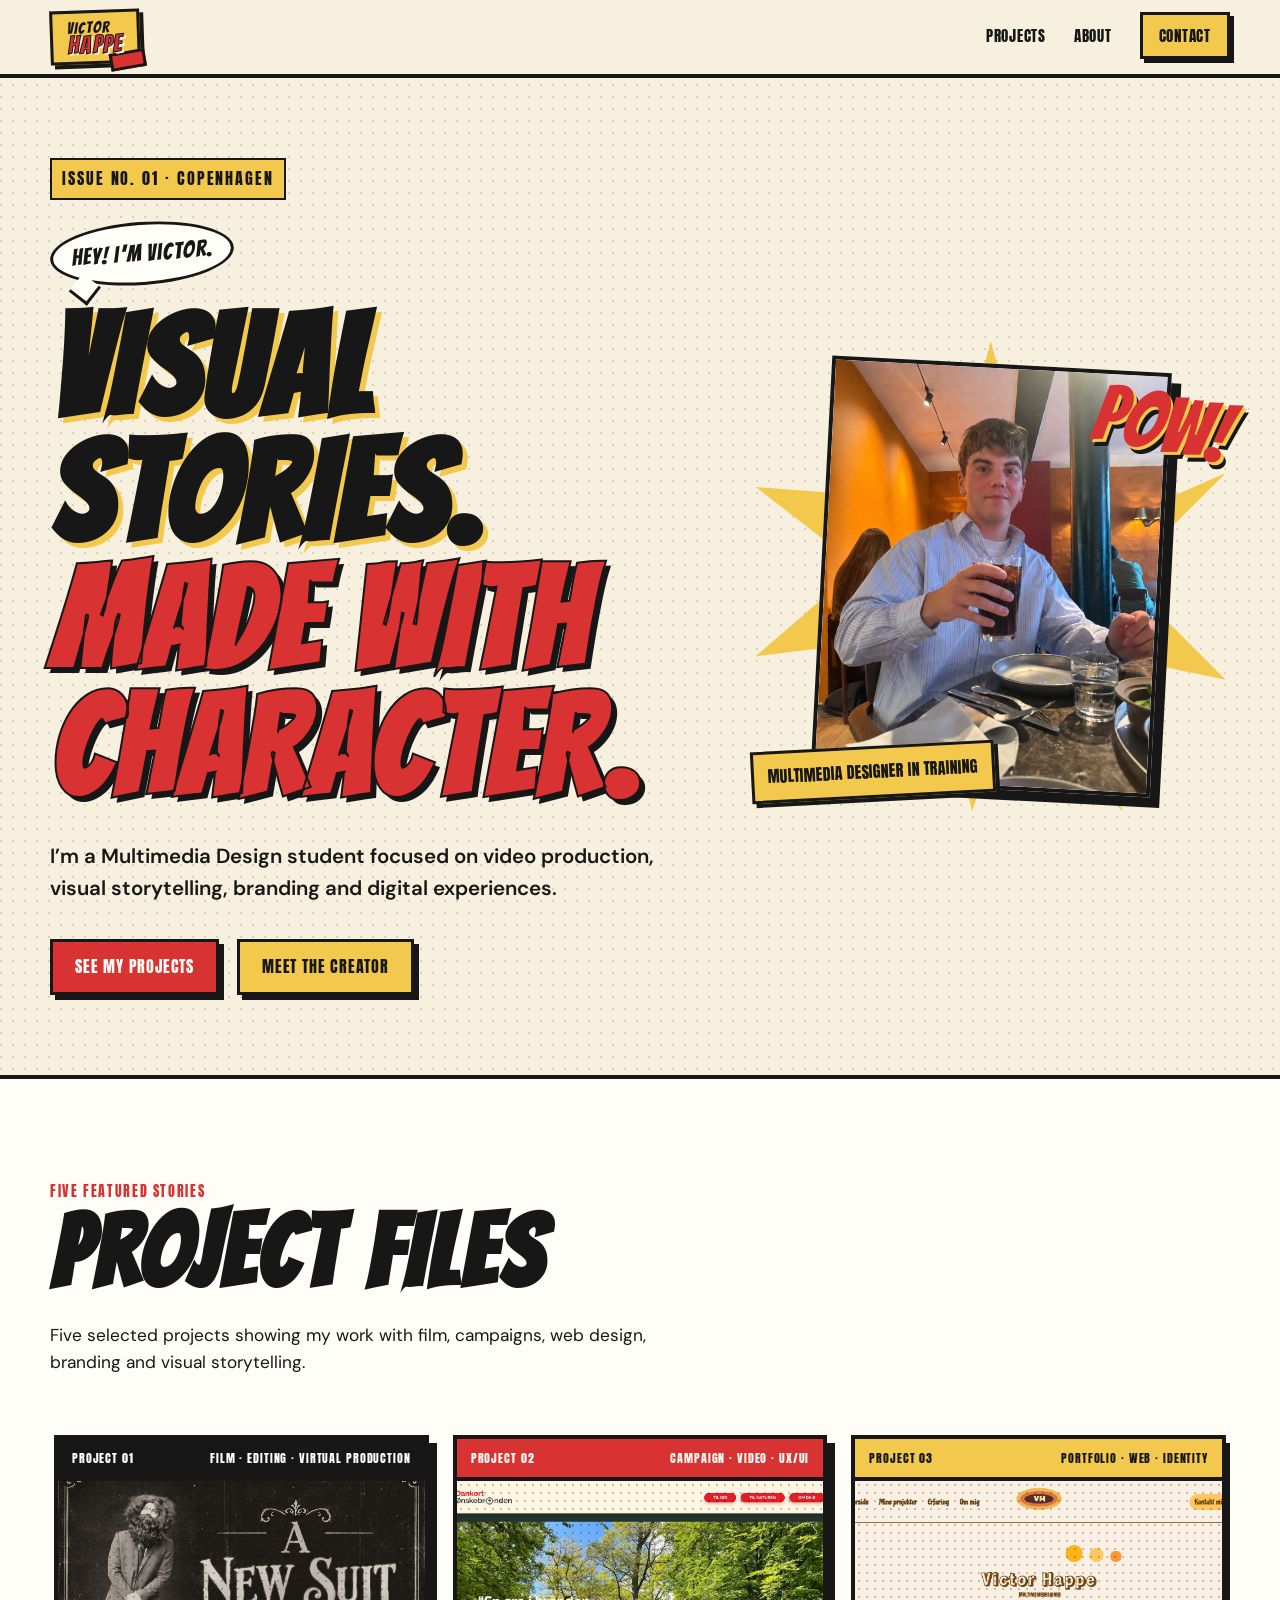
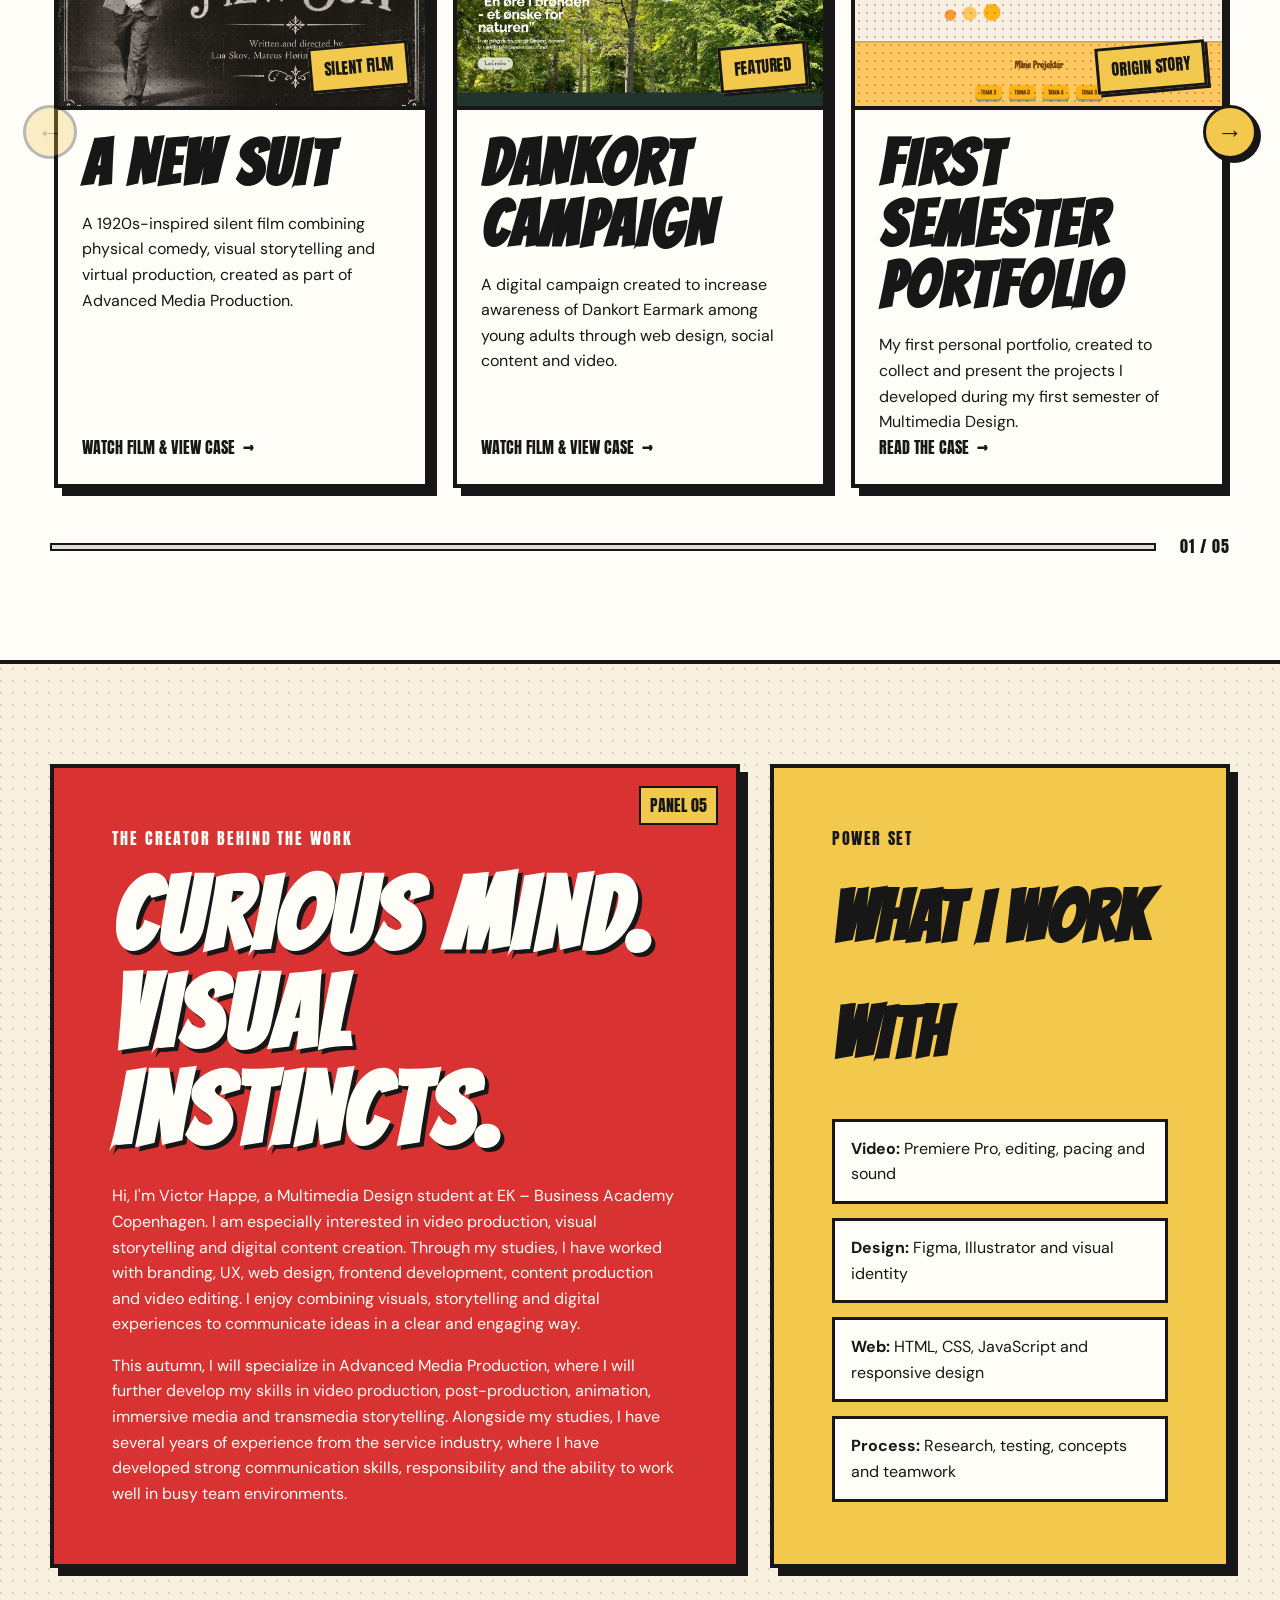
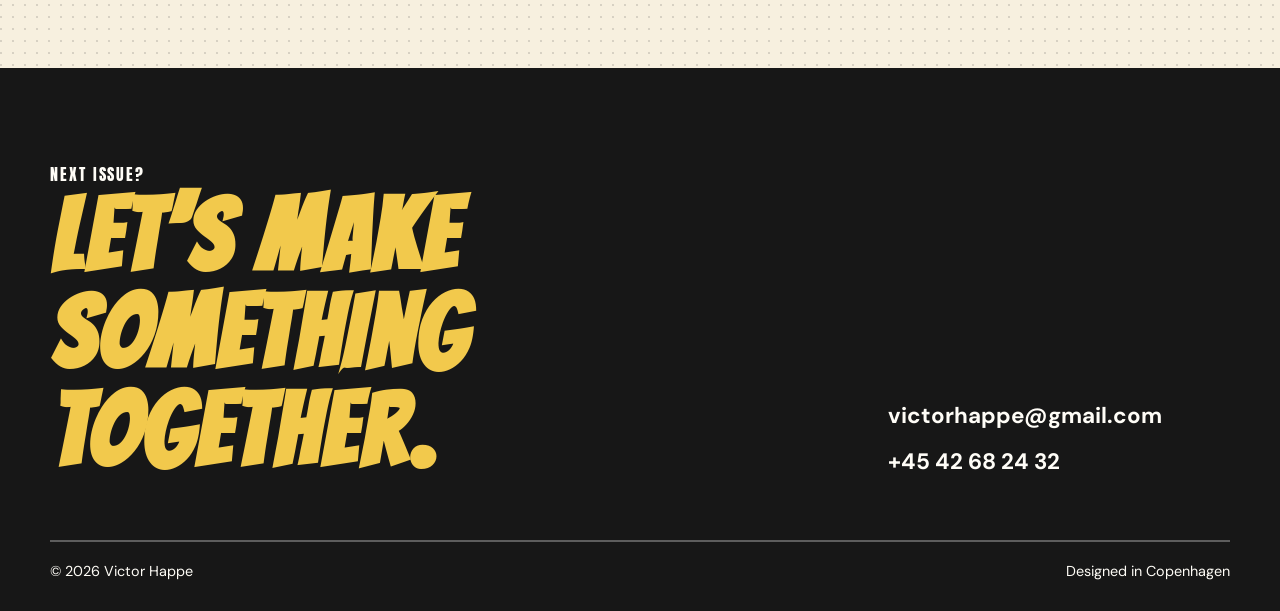
<file: index.html>
<!DOCTYPE html>
<html lang="en">

<head>
  <meta charset="UTF-8">
  <meta name="viewport" content="width=device-width, initial-scale=1.0">
  <meta name="description"
    content="Victor Happe — Multimedia Design portfolio with selected projects in video, branding, UX and digital storytelling.">
  <title>Victor Happe — Multimedia Designer</title>
  <link rel="icon" href="./images/favicon.png?v=3" type="image/png">
  <link rel="preconnect" href="https://fonts.googleapis.com">
  <link rel="preconnect" href="https://fonts.gstatic.com" crossorigin>
  <link
    href="https://fonts.googleapis.com/css2?family=Anton&family=DM+Sans:wght@400;500;600;700&family=Bangers&display=swap"
    rel="stylesheet">

  <link rel="stylesheet" href="css/style.css">

</head>

<body>
  <header class="site-header">
    <a class="logo-wordmark" href="#home" aria-label="Go to homepage">
      <span class="logo-first">Victor</span>
      <span class="logo-last">Happe</span>
    </a>

    <nav class="site-nav" aria-label="Primary navigation">
      <ul class="menu">
        <li><a href="#projects">Projects</a></li>
        <li><a href="#about">About</a></li>
        <li><a class="contact-link" href="#contact">Contact</a></li>
      </ul>

      <button class="burger" aria-label="Open menu" aria-expanded="false">
        <span></span>
        <span></span>
        <span></span>
      </button>
    </nav>
  </header>

  <main>
    <section id="home" class="hero section-shell">
      <div class="hero-copy">
        <p class="issue-label">Issue No. 01 · Copenhagen</p>

        <div class="speech-bubble">
          <p>Hey! I’m Victor.</p>
        </div>

        <h1>
          Visual stories.
          <span>Made with character.</span>
        </h1>

        <p class="hero-text">
          I’m a Multimedia Design student focused on video production,
          visual storytelling, branding and digital experiences.
        </p>

        <div class="hero-actions">
          <a class="comic-button primary-button" href="#projects">See my projects</a>
          <a class="comic-button secondary-button" href="#about">Meet the creator</a>
        </div>
      </div>

      <div class="hero-visual" aria-hidden="true">
        <div class="burst burst-back"></div>
        <div class="portrait-frame">
          <img src="images/victor.webp" alt="Victor Happe, Multimedia Designer">
        </div>
        <div class="sound-effect">POW!</div>
        <div class="caption-box">Multimedia designer in training</div>
      </div>
    </section>

    <section id="projects" class="projects-section">
      <div class="section-shell">

        <div class="section-title">
          <span class="kicker">Five featured stories</span>
          <h2>Project Files</h2>
          <p>
            Five selected projects showing my work with film,
            campaigns, web design, branding and visual storytelling.
          </p>
        </div>

        <div class="carousel-wrapper">

          <button class="carousel-arrow carousel-prev" type="button" aria-label="Previous projects">
            &#8592;
          </button>

          <div class="project-grid" id="projectCarousel">

            <article class="project-card project-black">

              <div class="project-topline">
                <span>Project 01</span>
                <span>Film · Editing · Virtual Production</span>
              </div>

              <div class="project-image">
                <img src="images/newsuit.png" alt="Still from the silent film A New Suit">
                <span class="project-stamp">Silent film</span>
              </div>

              <div class="project-content">
                <h3>A New Suit</h3>

                <p>
                  A 1920s-inspired silent film combining physical comedy,
                  visual storytelling and virtual production, created as part
                  of Advanced Media Production.
                </p>

                <a href="a-new-suit.html" class="case-link">
                  Watch film & view case <span>→</span>
                </a>
              </div>

            </article>





            <article class="project-card project-red">
              <div class="project-topline">
                <span>Project 02</span>
                <span>Campaign · Video · UX/UI</span>
              </div>

              <div class="project-image">
                <img src="images/dankort.webp" alt="Preview of the Dankort campaign project">
                <span class="project-stamp">Featured</span>
              </div>

              <div class="project-content">
                <h3>Dankort Campaign</h3>
                <p>
                  A digital campaign created to increase awareness of Dankort Earmark
                  among young adults through web design, social content and video.
                </p>
                <a href="dankort.html" class="case-link">Watch film & view case<span>→</span></a>
              </div>
            </article>

            <article class="project-card project-yellow">
              <div class="project-topline">
                <span>Project 03</span>
                <span>Portfolio · Web · Identity</span>
              </div>

              <div class="project-image">
                <img src="images/portfolio.webp" alt="Preview of Victor Happe's first semester portfolio">
                <span class="project-stamp">Origin story</span>
              </div>

              <div class="project-content">
                <h3>First Semester Portfolio</h3>
                <p>
                  My first personal portfolio, created to collect and present the projects
                  I developed during my first semester of Multimedia Design.
                </p>
                <a href="first-semester.html" class="case-link">Read the case <span>→</span></a>
              </div>
            </article>

            <article class="project-card project-blue">
              <div class="project-topline">
                <span>Project 04</span>
                <span>Branding · UX · Design system</span>
              </div>

              <div class="project-image">
                <img src="images/hostmon.webp" alt="Preview of the Høst Møn project">
                <span class="project-stamp">Festival edition</span>
              </div>

              <div class="project-content">
                <h3>Høst Møn Festival</h3>
                <p>
                  A new visual identity and digital experience for a Danish music festival,
                  developed through research, testing and a complete design system.
                </p>
                <a href="host-mon.html" class="case-link">Read the case <span>→</span></a>
              </div>
            </article>

            <article class="project-card project-orange">
              <div class="project-topline">
                <span>Project 05</span>
                <span>Film · Editing · Sound</span>
              </div>

              <div class="project-image">
                <img src="images/fridge.jpg" Editing timeline from Life Inside a Fridge">
                <span class="project-stamp">Short film</span>
              </div>

              <div class="project-content">
                <h3>Life Inside a Fridge</h3>
                <p>
                  A short atmospheric film told from the perspective of a bottle inside
                  a refrigerator, with focus on editing, pacing, framing and sound.
                </p>
                <a href="life-inside-a-fridge.html" class="case-link">Watch film & view case<span>→</span></a>
              </div>
            </article>

          </div>
          <!-- Slut på project-grid -->

          <button class="carousel-arrow carousel-next" type="button" aria-label="Next projects">
            &#8594;
          </button>

        </div>
        <!-- Slut på carousel-wrapper -->

        <div class="carousel-bottom">
          <div class="carousel-progress">
            <div class="carousel-progress-bar"></div>
          </div>

          <span class="carousel-counter">01 / 05</span>
        </div>

      </div>
    </section>


    <section id="about" class="about-section">
      <div class="section-shell about-grid">
        <div class="about-panel">
          <span class="panel-number">Panel 05</span>
          <p class="small-label">The creator behind the work</p>
          <h2>Curious mind.<br>Visual instincts.</h2>
          <p>
            Hi, I'm Victor Happe, a Multimedia Design student at EK – Business Academy Copenhagen. I am
            especially
            interested in video production, visual storytelling and digital content creation.

            Through my studies, I have worked with branding, UX, web design, frontend development, content production
            and video
            editing. I enjoy combining visuals, storytelling and digital experiences to communicate ideas in a clear and
            engaging
            way.
          </p>
          <p>
            This autumn, I will specialize in Advanced Media Production, where I will further develop my skills in video
            production,
            post-production, animation, immersive media and transmedia storytelling.

            Alongside my studies, I have several years of experience from the service industry, where I have developed
            strong
            communication skills, responsibility and the ability to work well in busy team environments.
          </p>
        </div>

        <div class="skills-panel">
          <div class="skills-heading">
            <span>Power set</span>
            <h3>What I work with</h3>
          </div>

          <ul class="skills-list">
            <li><strong>Video:</strong> Premiere Pro, editing, pacing and sound</li>
            <li><strong>Design:</strong> Figma, Illustrator and visual identity</li>
            <li><strong>Web:</strong> HTML, CSS, JavaScript and responsive design</li>
            <li><strong>Process:</strong> Research, testing, concepts and teamwork</li>
          </ul>
        </div>
      </div>
    </section>
  </main>

  <footer id="contact">
    <div class="section-shell footer-grid">
      <div>
        <p class="small-label">Next issue?</p>
        <h2>Let’s make something together.</h2>
      </div>

      <div class="contact-details">
        <a href="mailto:victorhappe@gmail.com">victorhappe@gmail.com</a>
        <a href="tel:+4542682432">+45 42 68 24 32</a>
      </div>
    </div>

    <div class="section-shell footer-bottom">
      <p>© 2026 Victor Happe</p>
      <p>Designed in Copenhagen</p>
    </div>
  </footer>

  <script src="menu.js"></script>
  <script src="carousel.js"></script>
</body>

</html>
</file>
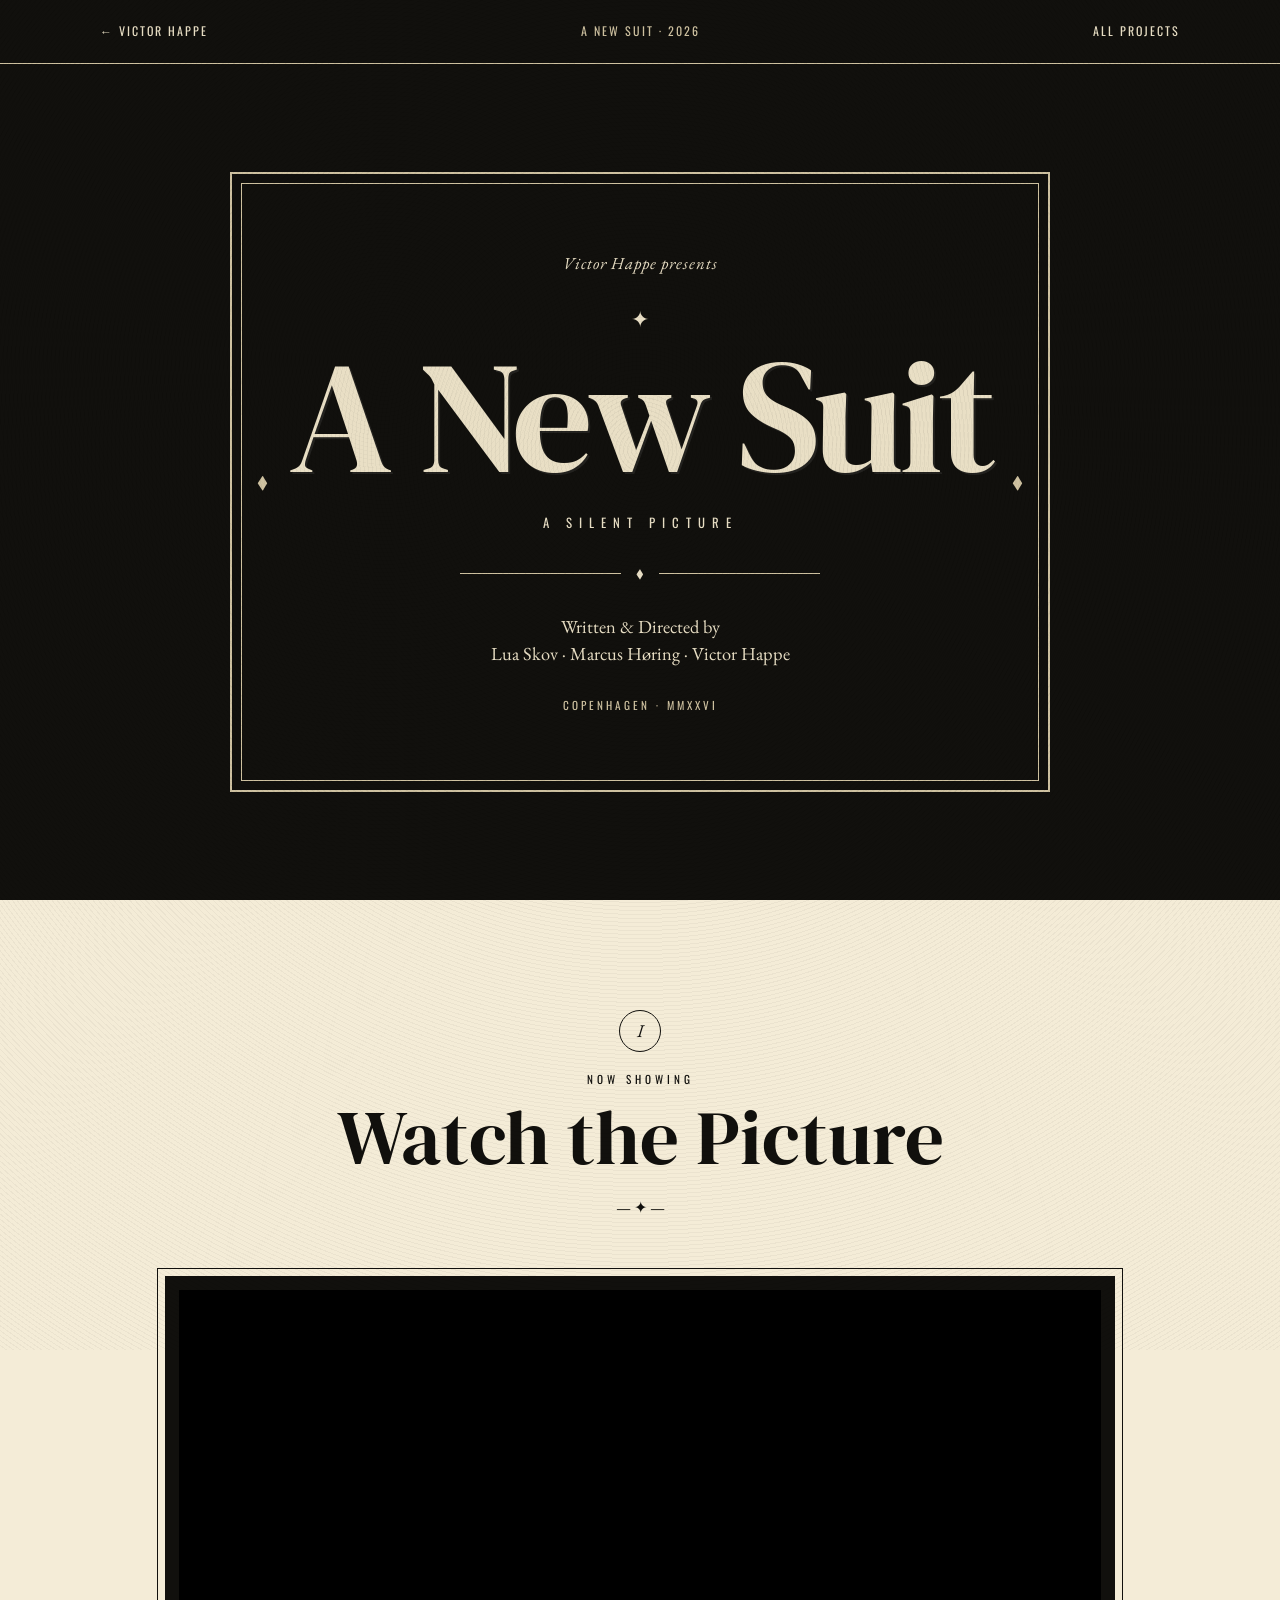
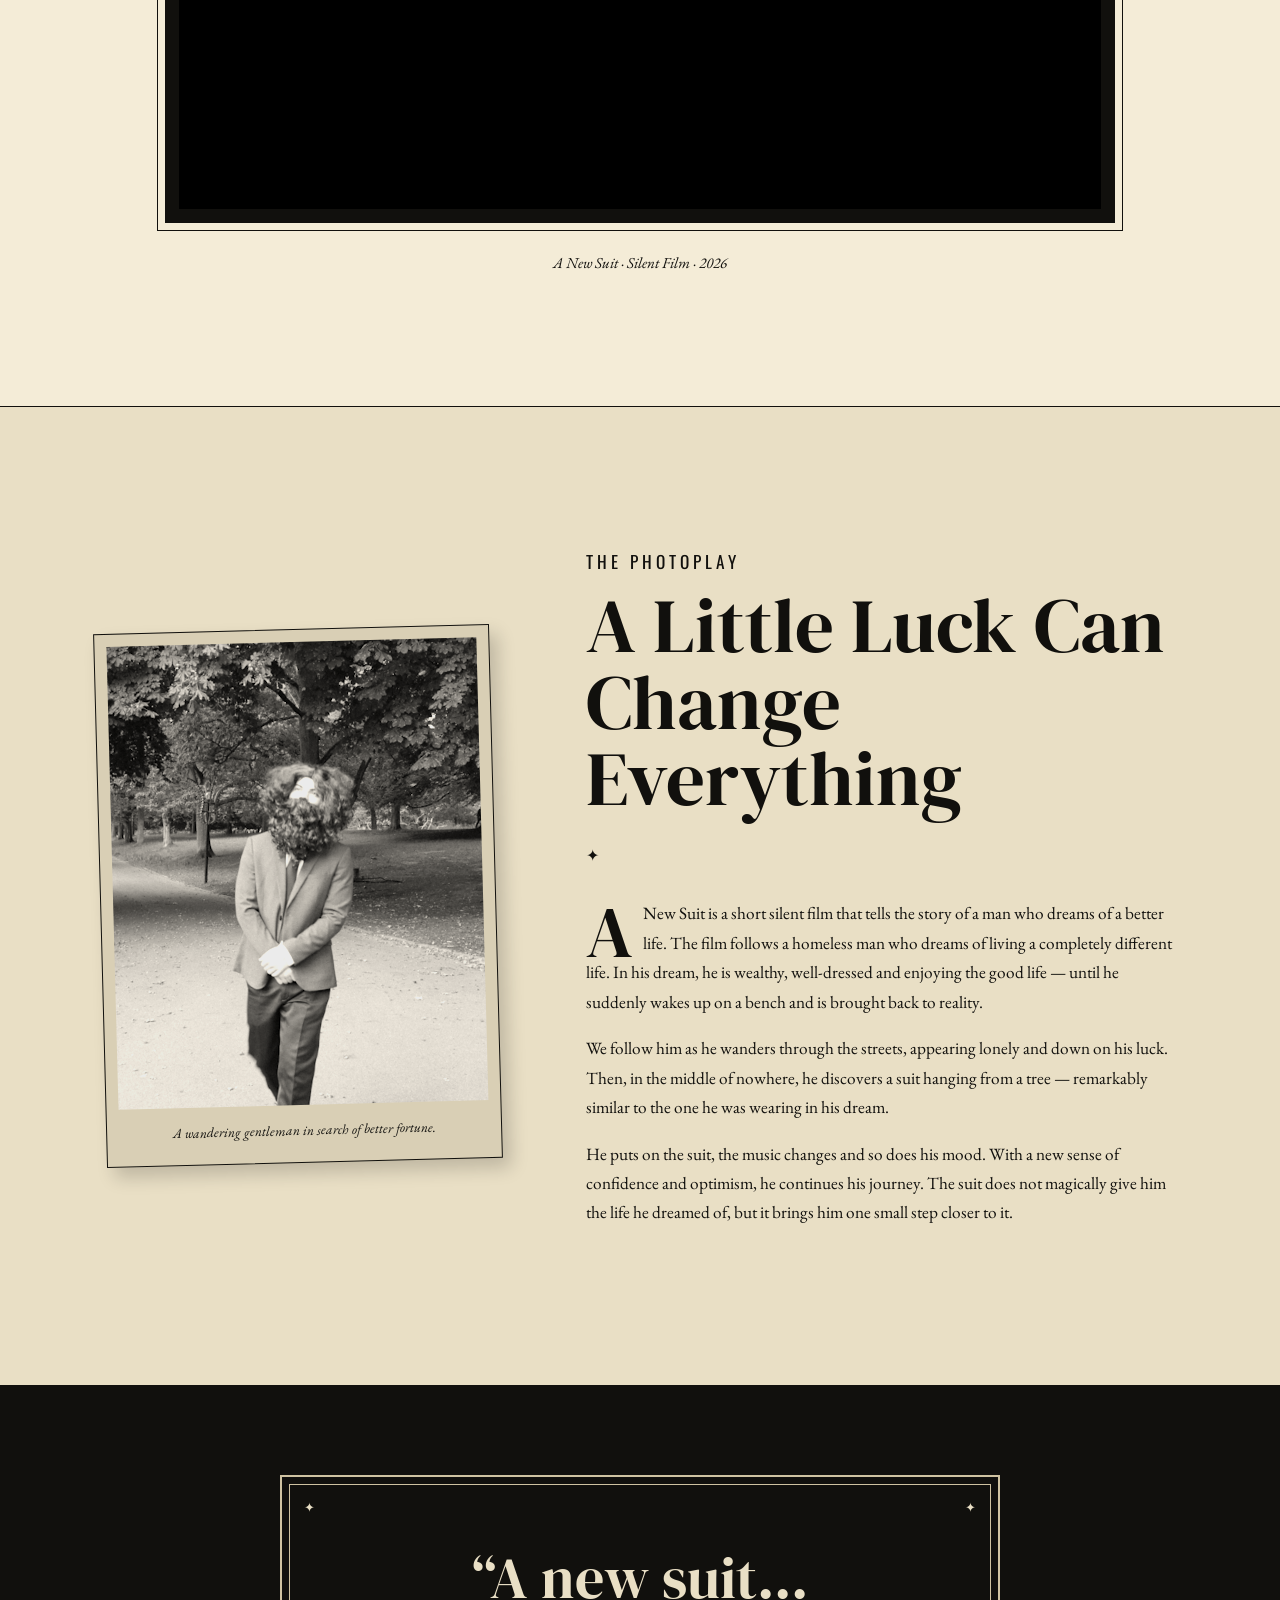
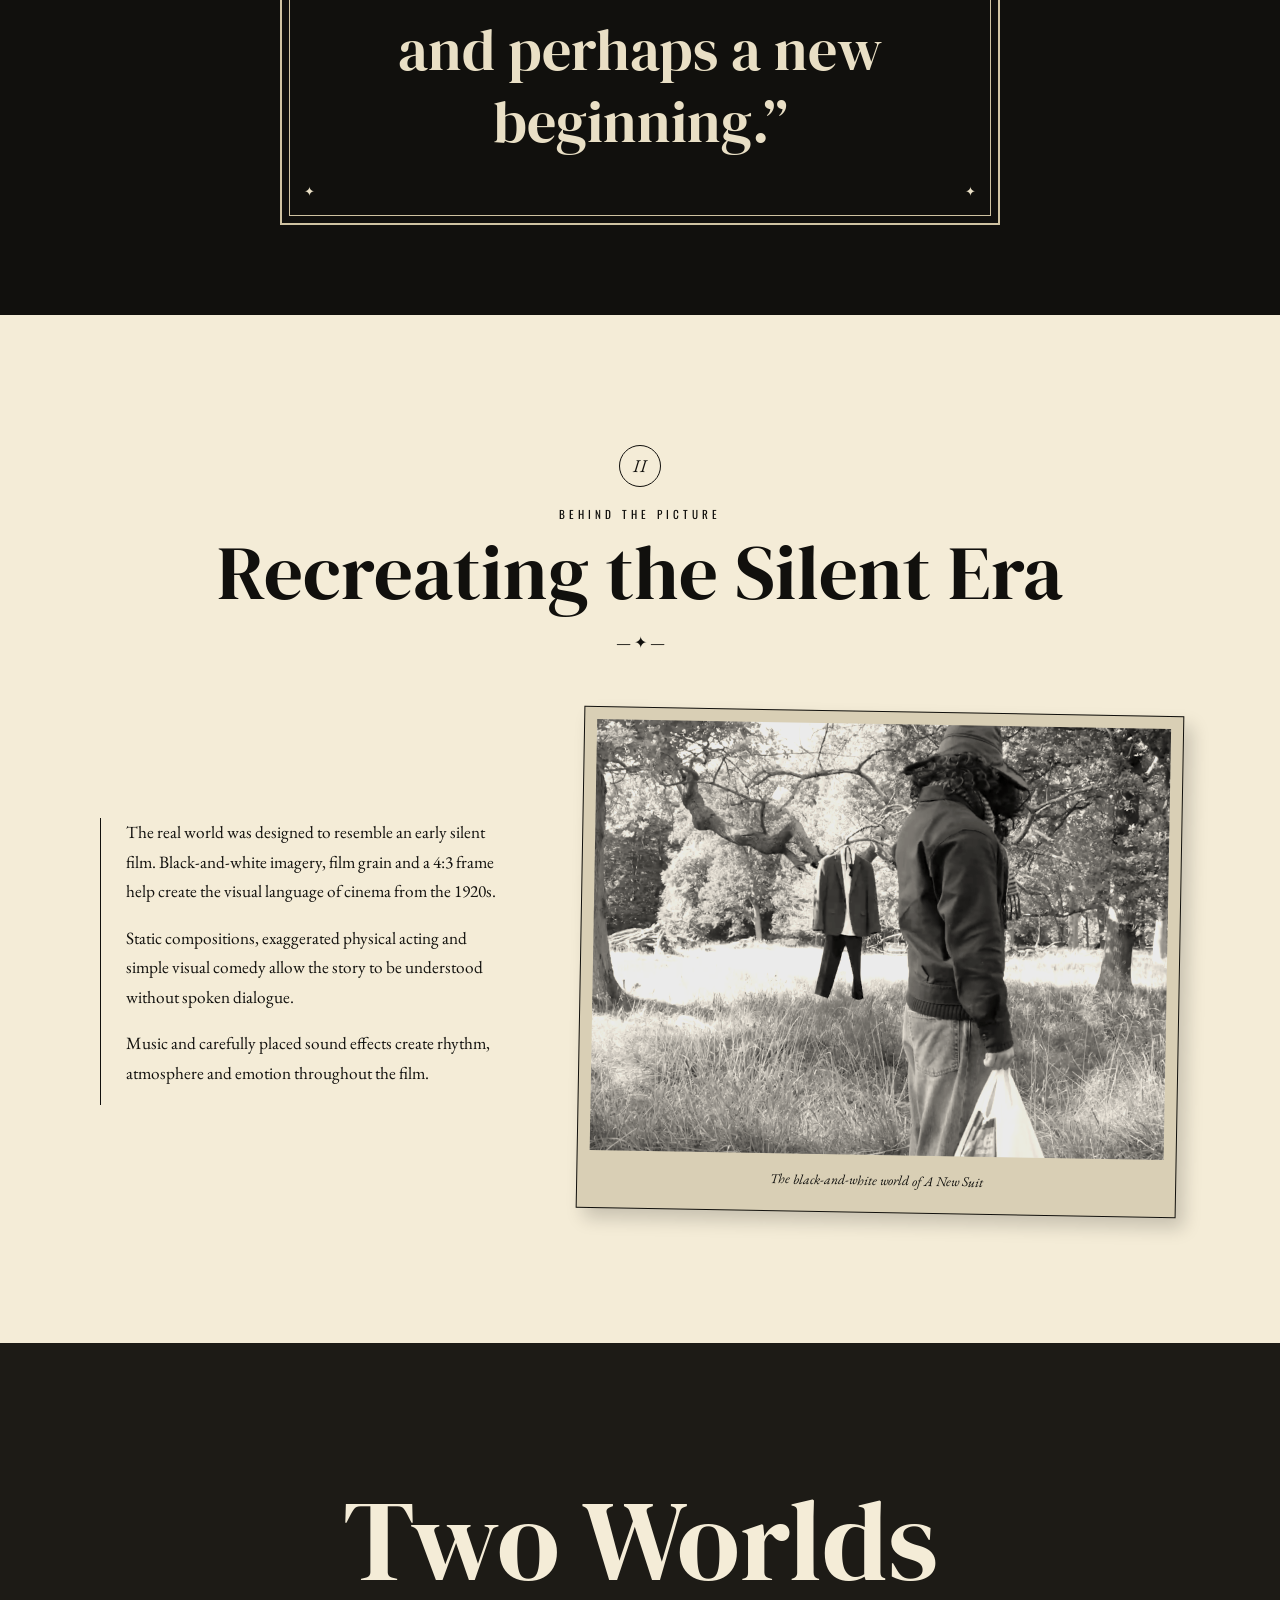
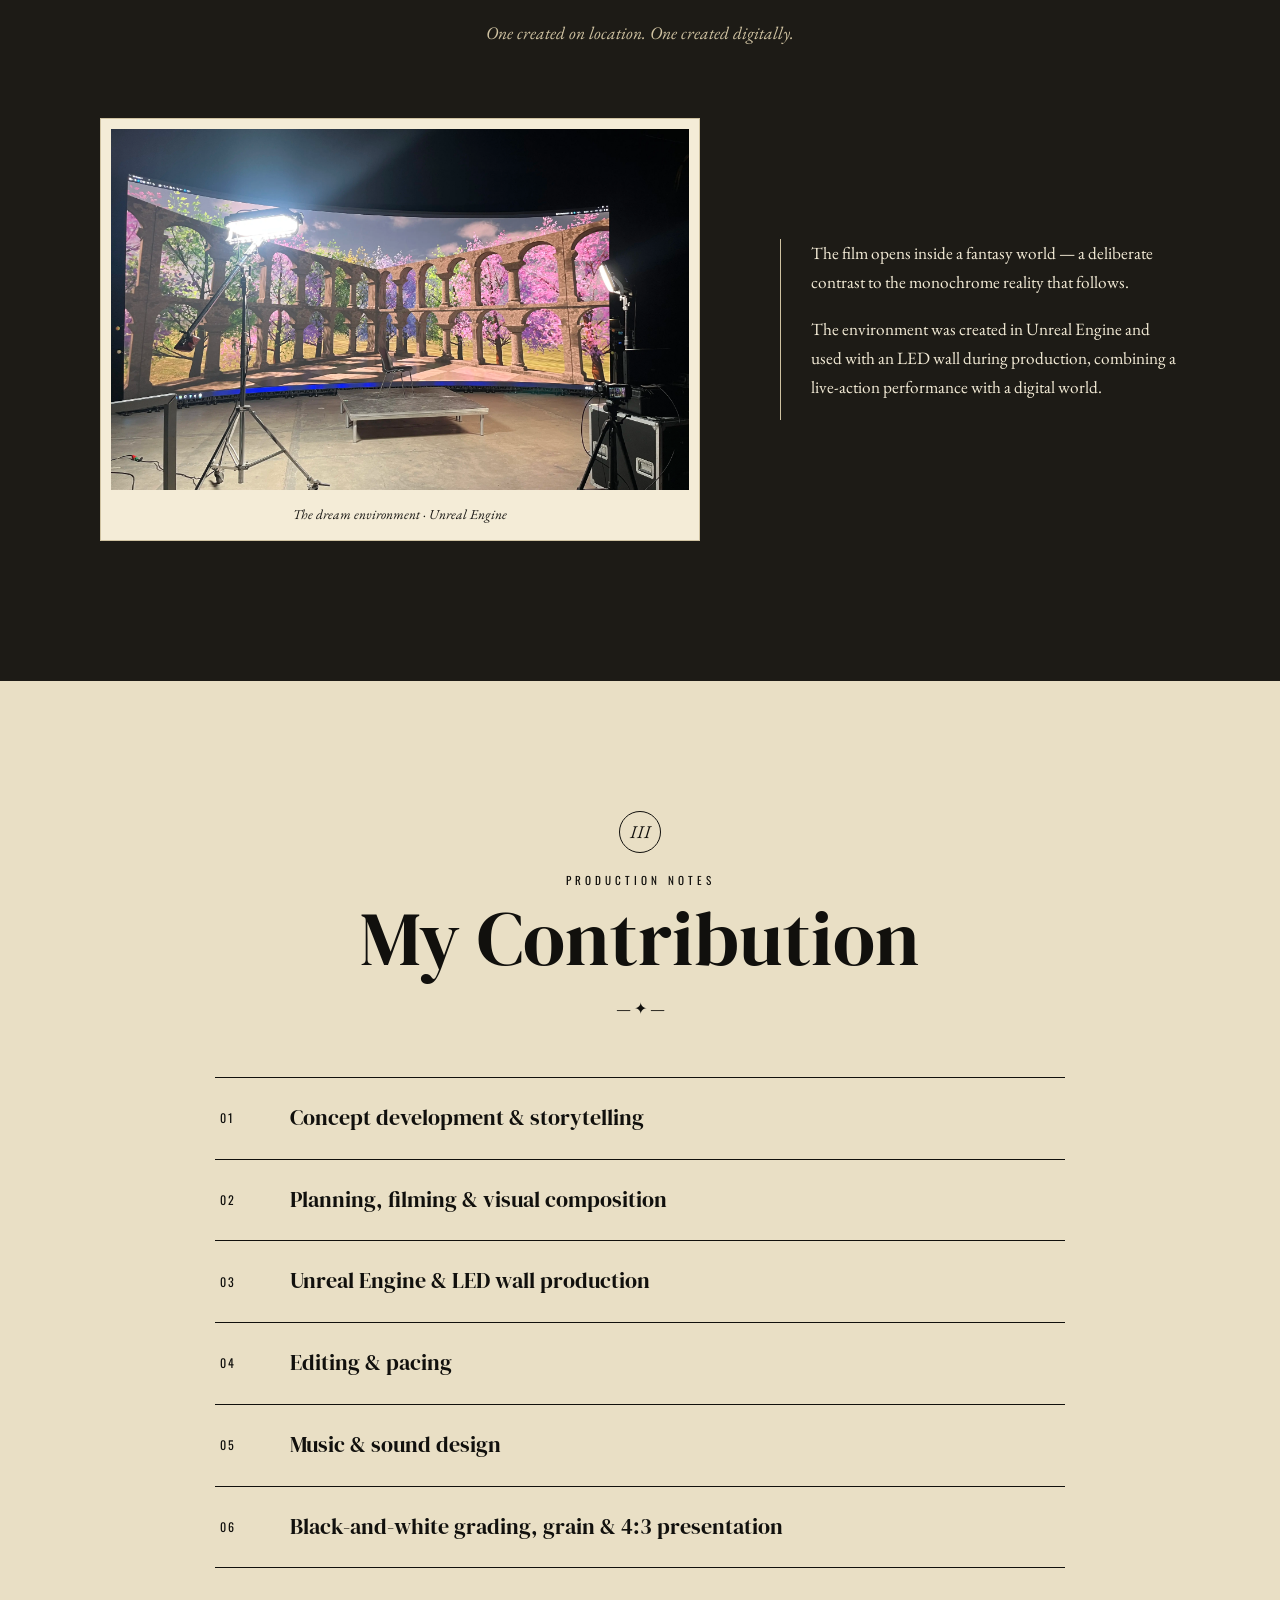
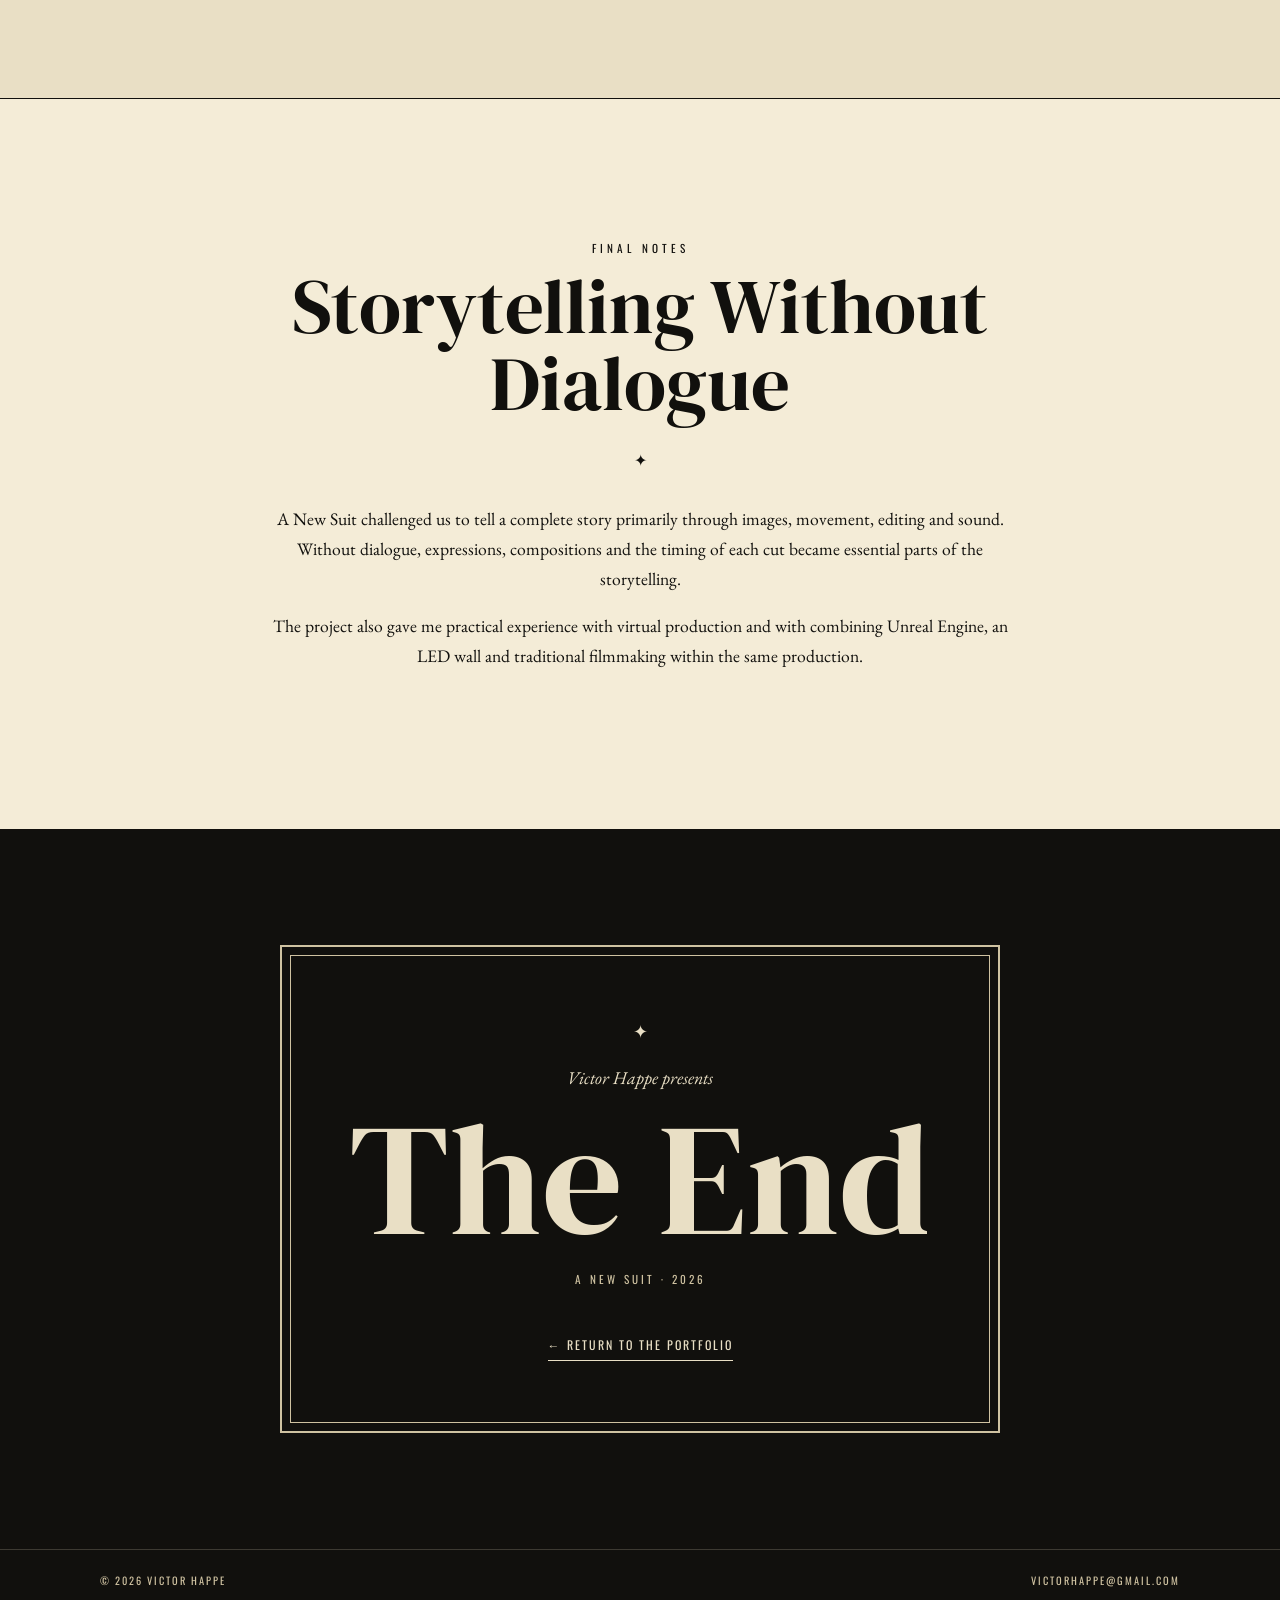
<file: a-new-suit.html>
<!DOCTYPE html>
<html lang="en">

<head>
    <meta charset="UTF-8">
    <meta name="viewport" content="width=device-width, initial-scale=1.0">

    <meta name="description" content="A New Suit — a 1920s-inspired silent film by Victor Happe.">

    <title>A New Suit — Victor Happe</title>

    <link rel="icon" href="./images/favicon.png?v=3" type="image/png">

    <link rel="preconnect" href="https://fonts.googleapis.com">
    <link rel="preconnect" href="https://fonts.gstatic.com" crossorigin>

    <link
        href="https://fonts.googleapis.com/css2?family=DM+Serif+Display&family=EB+Garamond:wght@400;500;600;700&family=Oswald:wght@400;500;600&display=swap"
        rel="stylesheet">

    <link rel="stylesheet" href="css/a-new-suit.css">
</head>

<body>

    <!-- FILM GRAIN -->
    <div class="film-grain" aria-hidden="true"></div>


    <!-- HEADER -->

    <header class="site-header">

        <a href="index.html" class="back-link">
            ← Victor Happe
        </a>

        <p class="header-title">
            A New Suit · 2026
        </p>

        <a href="index.html#projects" class="projects-link">
            All Projects
        </a>

    </header>


    <main>

        <!-- =========================
         OPENING TITLE CARD
    ========================== -->

        <section class="opening">

            <div class="opening-inner">

                <p class="presented-by">
                    Victor Happe presents
                </p>

                <div class="ornament">✦</div>

                <h1>A New Suit</h1>

                <p class="film-description">
                    A Silent Picture
                </p>

                <div class="divider">
                    <span></span>
                    <b>◆</b>
                    <span></span>
                </div>

                <p class="credits">
                    Written & Directed by<br>
                    Lua Skov · Marcus Høring · Victor Happe
                </p>

                <p class="year">
                    Copenhagen · MMXXVI
                </p>

            </div>

        </section>


        <!-- =========================
         FILM
    ========================== -->

        <section class="watch-section">

            <div class="content-shell">

                <div class="section-intro">

                    <span class="chapter-number">I</span>

                    <p class="eyebrow">Now Showing</p>

                    <h2>Watch the Picture</h2>

                    <div class="small-ornament">— ✦ —</div>

                </div>


                <div class="film-frame">

                    <iframe src="https://www.youtube.com/embed/nPOklKVOgnc" title="A New Suit — Silent Film"
                        allow="accelerometer; autoplay; clipboard-write; encrypted-media; gyroscope; picture-in-picture; web-share"
                        allowfullscreen>
                    </iframe>

                </div>

                <p class="film-caption">
                    A New Suit · Silent Film · 2026
                </p>

            </div>

        </section>


        <!-- =========================
         STORY
    ========================== -->

        <section class="story-section">

            <div class="content-shell story-layout">

                <div class="story-image vintage-photo">

                    <img src="images/vagabond.png" alt="The vagabond from A New Suit">

                    <p>A wandering gentleman in search of better fortune.</p>

                </div>


                <article class="story-copy">

                    <p class="eyebrow">The Photoplay</p>

                    <h2>A Little Luck Can Change Everything</h2>

                    <div class="small-ornament">✦</div>

                    <p class="drop-cap">
                        A New Suit is a short silent film that tells the story of a man who dreams of a better life.
                        The film follows a homeless man who dreams of living a completely different life.
                        In his dream, he is wealthy, well-dressed and enjoying the good life — until he suddenly
                        wakes up on a bench and is brought back to reality.
                    </p>

                    <p>
                        We follow him as he wanders through the streets, appearing lonely and down on his luck.
                        Then, in the middle of nowhere, he discovers a suit hanging from a tree — remarkably
                        similar to the one he was wearing in his dream.
                    </p>

                    <p>
                        He puts on the suit, the music changes and so does his mood. With a new sense of confidence
                        and optimism, he continues his journey. The suit does not magically give him the life he
                        dreamed of, but it brings him one small step closer to it.
                    </p>

                </article>

            </div>

        </section>


        <!-- =========================
         INTERTITLE
    ========================== -->

        <section class="intertitle">

            <div class="intertitle-card">

                <span class="corner corner-tl">✦</span>
                <span class="corner corner-tr">✦</span>
                <span class="corner corner-bl">✦</span>
                <span class="corner corner-br">✦</span>

                <p>
                    “A new suit...<br>
                    and perhaps a new beginning.”
                </p>

            </div>

        </section>


        <!-- =========================
         VISUAL STYLE
    ========================== -->

        <section class="visual-section">

            <div class="content-shell">

                <div class="section-intro">

                    <span class="chapter-number">II</span>

                    <p class="eyebrow">Behind the Picture</p>

                    <h2>Recreating the Silent Era</h2>

                    <div class="small-ornament">— ✦ —</div>

                </div>


                <div class="visual-layout">

                    <div class="visual-copy">

                        <p>
                            The real world was designed to resemble an early silent film.
                            Black-and-white imagery, film grain and a 4:3 frame help
                            create the visual language of cinema from the 1920s.
                        </p>

                        <p>
                            Static compositions, exaggerated physical acting and simple
                            visual comedy allow the story to be understood without
                            spoken dialogue.
                        </p>

                        <p>
                            Music and carefully placed sound effects create rhythm,
                            atmosphere and emotion throughout the film.
                        </p>

                    </div>


                    <figure class="vintage-photo landscape-photo">

                        <img src="images/suit2.png">

                        <figcaption>
                            The black-and-white world of A New Suit
                        </figcaption>

                    </figure>

                </div>

            </div>

        </section>


        <!-- =========================
         DREAM / VIRTUAL PRODUCTION
    ========================== -->

        <section class="dream-section">

            <div class="content-shell">

                <div class="dream-heading">


                    <h2>Two Worlds</h2>

                    <p class="dream-subtitle">
                        One created on location. One created digitally.
                    </p>

                </div>


                <div class="dream-layout">

                    <figure class="dream-image">

                        <img src="images/behindthescenes.webp" alt="Behind the scenes of the dream environment">

                        <figcaption>
                            The dream environment · Unreal Engine
                        </figcaption>

                    </figure>


                    <div class="dream-copy">

                        <p>
                            The film opens inside a fantasy world — a deliberate
                            contrast to the monochrome reality that follows.
                        </p>

                        <p>
                            The environment was created in Unreal Engine and used with an
                            LED wall during production, combining a live-action performance
                            with a digital world.
                        </p>

                    </div>

                </div>

            </div>

        </section>


        <!-- =========================
         MY ROLE
    ========================== -->

        <section class="role-section">

            <div class="content-shell">

                <div class="section-intro">

                    <span class="chapter-number">III</span>

                    <p class="eyebrow">Production Notes</p>

                    <h2>My Contribution</h2>

                    <div class="small-ornament">— ✦ —</div>

                </div>


                <div class="role-list">

                    <div class="role-item">
                        <span>01</span>
                        <p>Concept development & storytelling</p>
                    </div>

                    <div class="role-item">
                        <span>02</span>
                        <p>Planning, filming & visual composition</p>
                    </div>

                    <div class="role-item">
                        <span>03</span>
                        <p>Unreal Engine & LED wall production</p>
                    </div>

                    <div class="role-item">
                        <span>04</span>
                        <p>Editing & pacing</p>
                    </div>

                    <div class="role-item">
                        <span>05</span>
                        <p>Music & sound design</p>
                    </div>

                    <div class="role-item">
                        <span>06</span>
                        <p>Black-and-white grading, grain & 4:3 presentation</p>
                    </div>

                </div>

            </div>

        </section>


        <!-- =========================
         REFLECTION
    ========================== -->

        <section class="reflection-section">

            <div class="content-shell reflection-inner">

                <p class="eyebrow">Final Notes</p>

                <h2>Storytelling Without Dialogue</h2>

                <div class="small-ornament">✦</div>

                <p>
                    A New Suit challenged us to tell a complete story primarily
                    through images, movement, editing and sound. Without dialogue,
                    expressions, compositions and the timing of each cut became
                    essential parts of the storytelling.
                </p>

                <p>
                    The project also gave me practical experience with virtual
                    production and with combining Unreal Engine, an LED wall and
                    traditional filmmaking within the same production.
                </p>

            </div>

        </section>


        <!-- =========================
         THE END
    ========================== -->

        <section class="the-end">

            <div class="end-card">

                <div class="end-decoration">✦</div>

                <p class="end-small">Victor Happe presents</p>

                <h2>The End</h2>

                <p class="end-subtitle">
                    A New Suit · 2026
                </p>

                <a href="index.html#projects">
                    ← Return to the Portfolio
                </a>

            </div>

        </section>

    </main>


    <footer>

        <p>© 2026 Victor Happe</p>

        <a href="mailto:victorhappe@gmail.com">
            victorhappe@gmail.com
        </a>

    </footer>

</body>

</html>
</file>
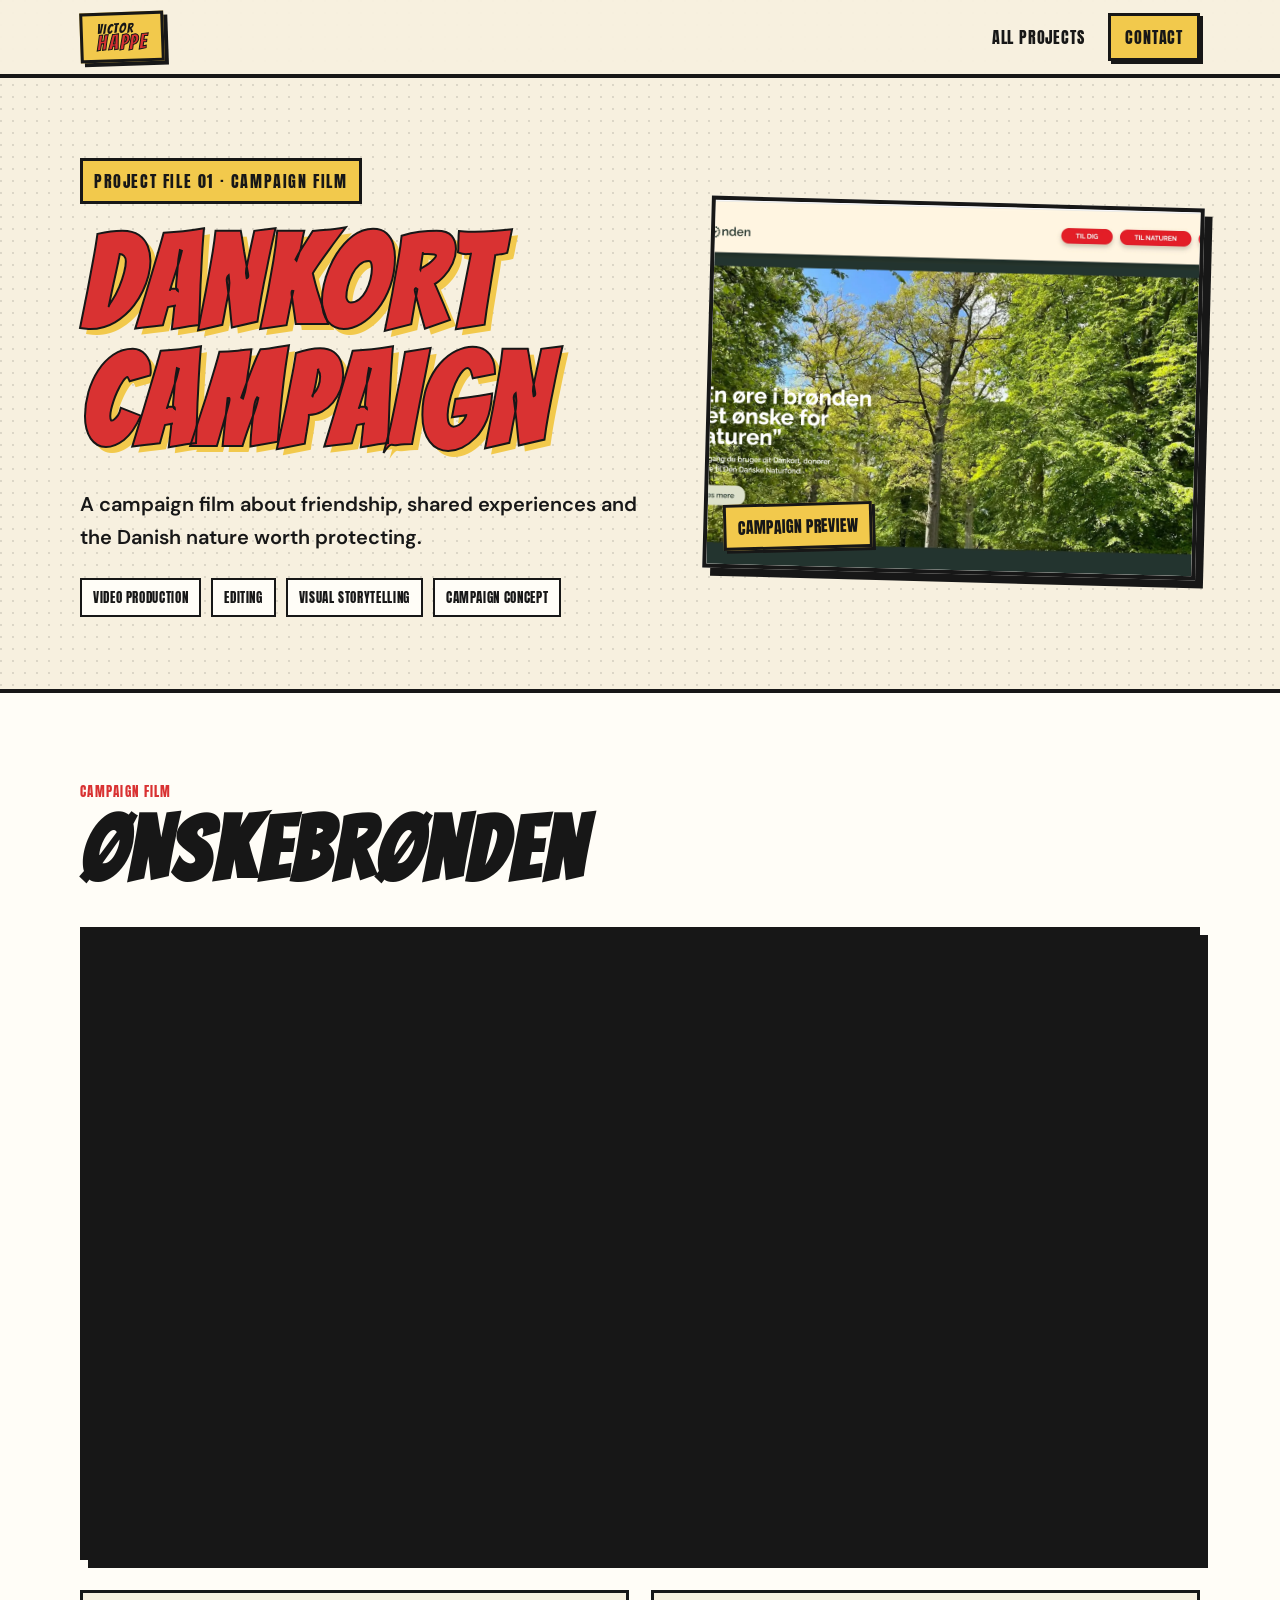
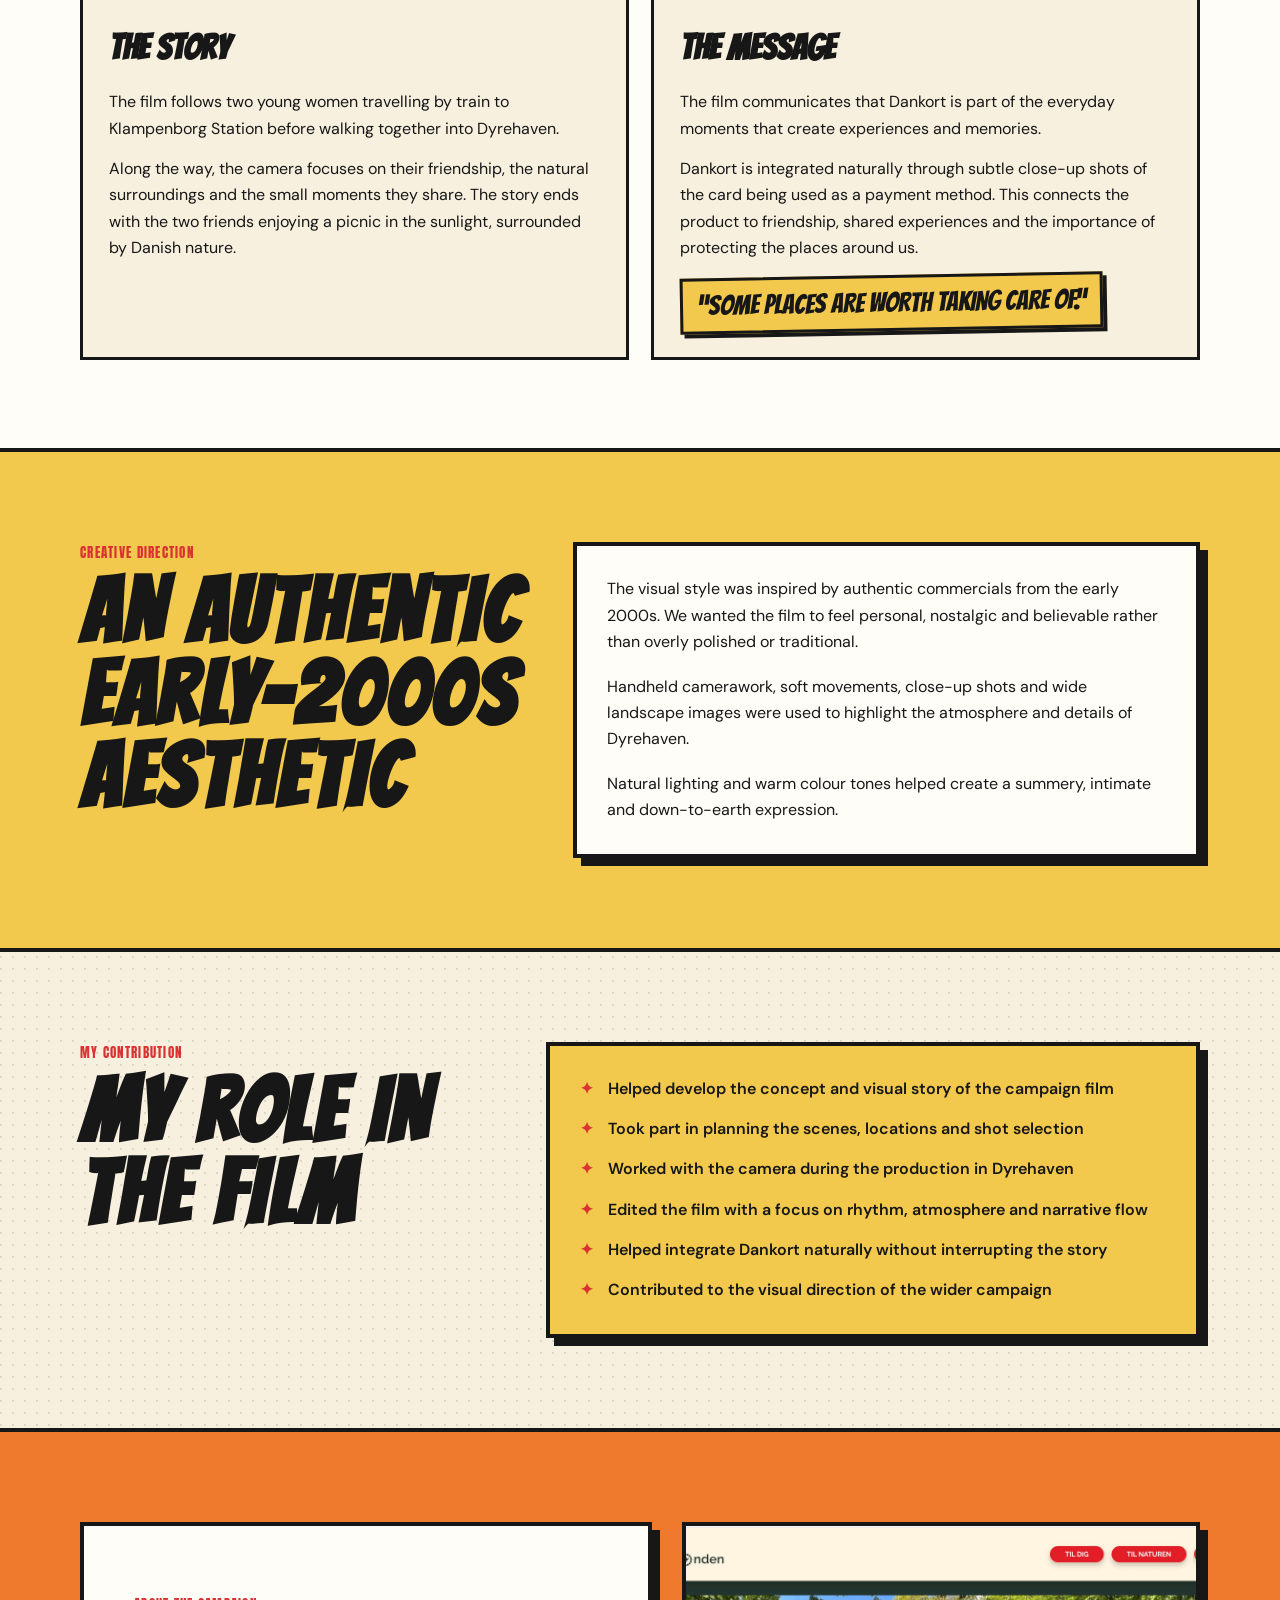
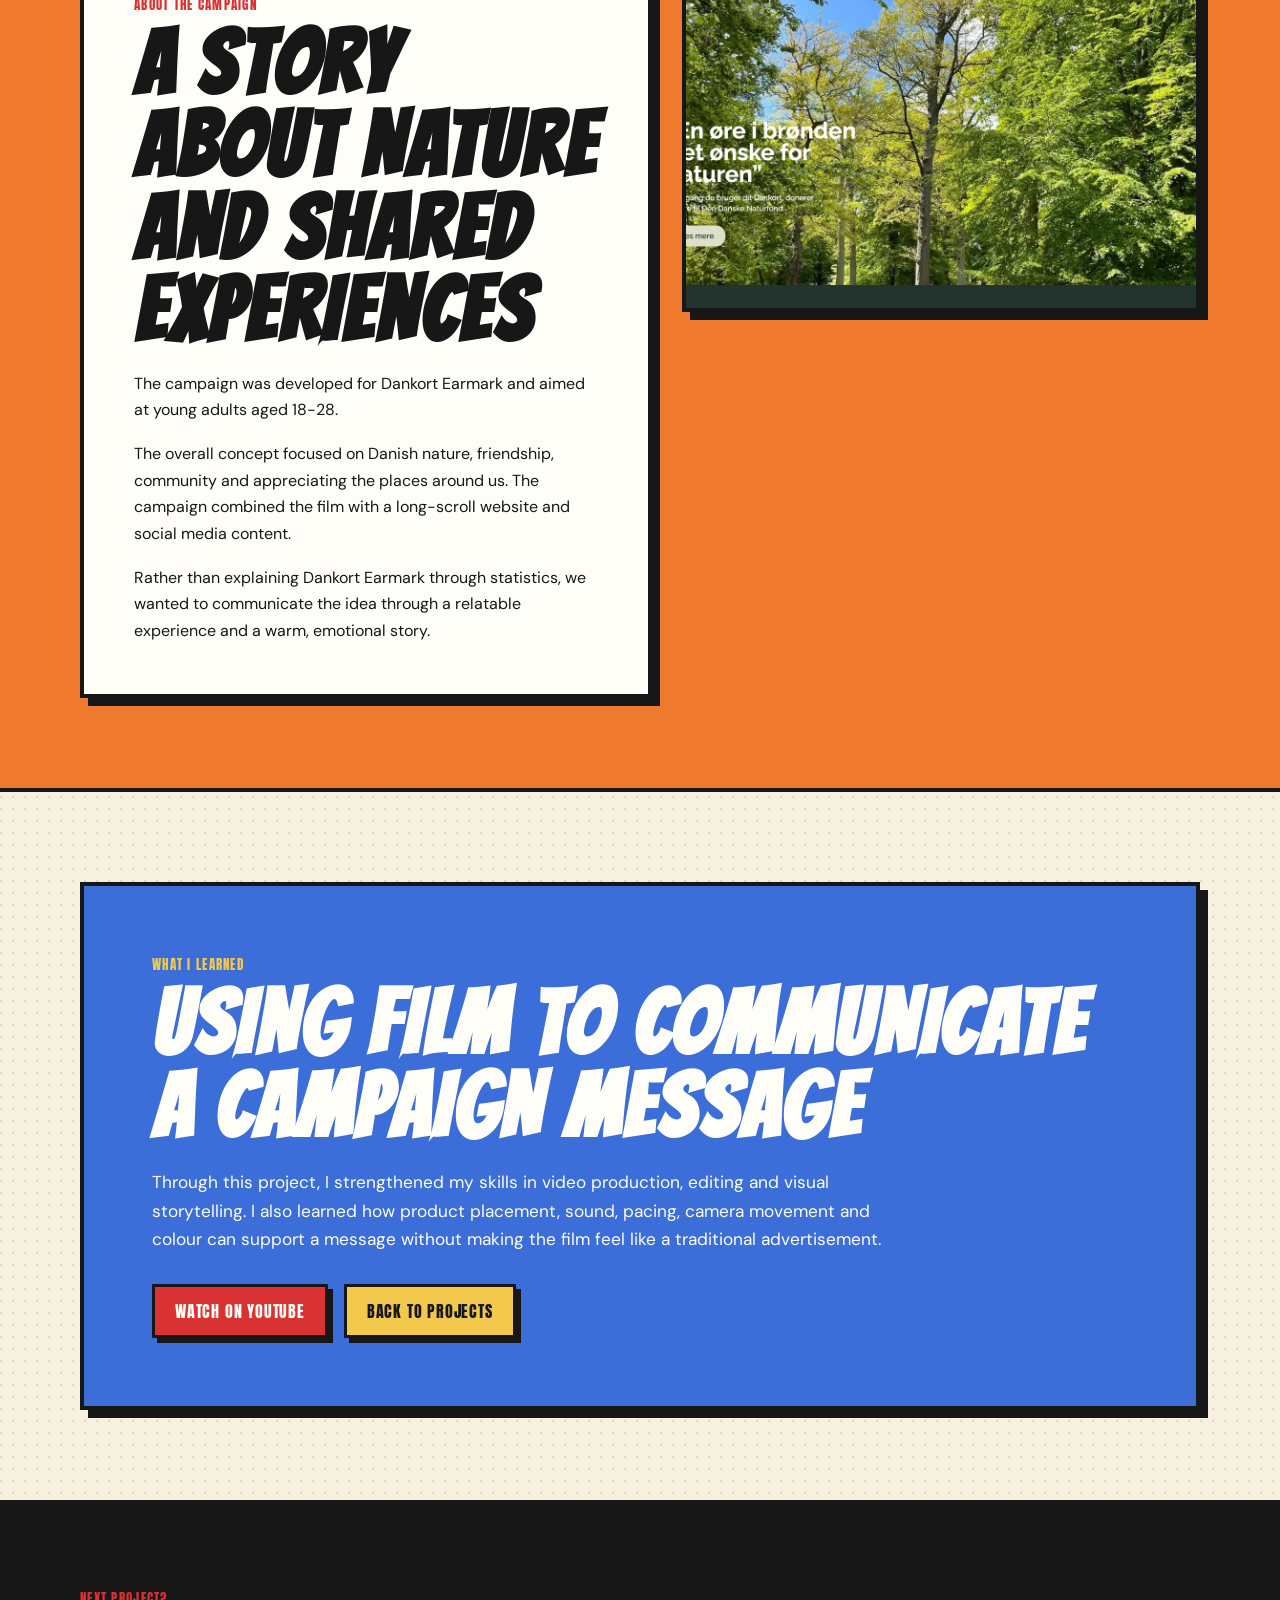
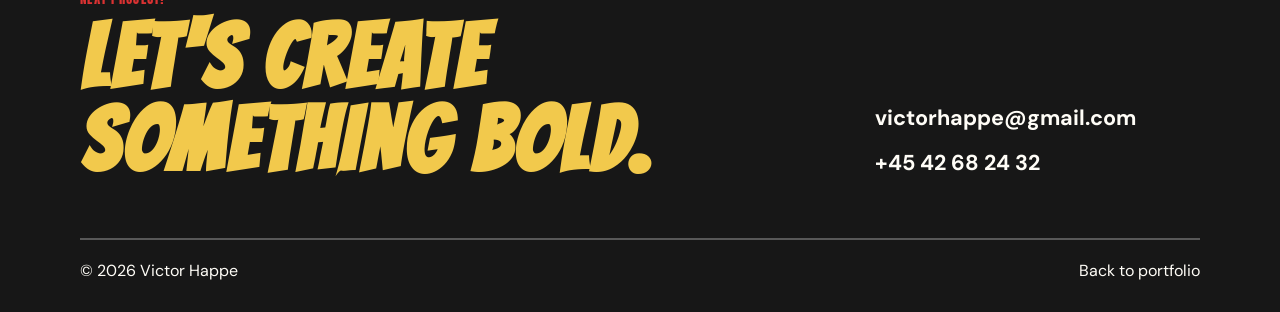
<file: dankort.html>
<!DOCTYPE html>
<html lang="en">

<head>
  <meta charset="UTF-8">
  <meta name="viewport" content="width=device-width, initial-scale=1.0">

  <meta name="description"
    content="Dankort Campaign case study focusing on video production, editing and visual storytelling by Victor Happe.">

  <title>Victor Happe — Multimedia Designer</title>
  <link rel="icon" href="./images/favicon.png?v=3" type="image/png">

  <link rel="preconnect" href="https://fonts.googleapis.com">
  <link rel="preconnect" href="https://fonts.gstatic.com" crossorigin>

  <link
    href="https://fonts.googleapis.com/css2?family=Anton&family=Bangers&family=DM+Sans:wght@400;500;600;700&display=swap"
    rel="stylesheet">

  <link rel="stylesheet" href="css/dankort.css">
</head>

<body>

  <header class="site-header">
    <a class="logo-wordmark" href="index.html" aria-label="Go back to the portfolio">
      <span class="logo-first">Victor</span>
      <span class="logo-last">Happe</span>
    </a>

    <nav class="site-nav" aria-label="Project navigation">
      <a href="index.html#projects">All projects</a>
      <a class="nav-cta" href="#contact">Contact</a>
    </nav>
  </header>

  <main>

    <!-- HERO -->
    <section class="case-hero">
      <div class="section-shell hero-grid">

        <div class="hero-copy">
          <p class="issue-label">
            Project file 01 · Campaign film
          </p>

          <h1>Dankort Campaign</h1>

          <p class="hero-intro">
            A campaign film about friendship, shared experiences and the Danish
            nature worth protecting.
          </p>

          <div class="role-list" aria-label="My contribution">
            <span>Video production</span>
            <span>Editing</span>
            <span>Visual storytelling</span>
            <span>Campaign concept</span>
          </div>
        </div>

        <div class="hero-image">
          <img src="images/dankort.webp" alt="Preview of the Dankort Øremærket campaign">

          <span class="image-label">
            Campaign preview
          </span>
        </div>

      </div>
    </section>

    <!-- VIDEO -->
    <section class="video-section">
      <div class="section-shell">

        <div class="section-heading">
          <p class="small-label">Campaign film</p>
          <h2>Ønskebrønden</h2>
        </div>

        <div class="video-frame">
          <iframe class="video" src="https://www.youtube.com/embed/GkT-5ld_Mmw" title="Dankort Campaign — Ønskebrønden"
            allow="accelerometer; autoplay; clipboard-write; encrypted-media; gyroscope; picture-in-picture; web-share"
            allowfullscreen>
          </iframe>
        </div>

        <div class="video-explanation">

          <article>
            <h3>The story</h3>

            <p>
              The film follows two young women travelling by train to Klampenborg
              Station before walking together into Dyrehaven.
            </p>

            <p>
              Along the way, the camera focuses on their friendship, the natural
              surroundings and the small moments they share. The story ends with
              the two friends enjoying a picnic in the sunlight, surrounded by
              Danish nature.
            </p>
          </article>

          <article>
            <h3>The message</h3>

            <p>
              The film communicates that Dankort is part of the everyday moments
              that create experiences and memories.
            </p>

            <p>
              Dankort is integrated naturally through subtle close-up shots of the
              card being used as a payment method. This connects the product to
              friendship, shared experiences and the importance of protecting the
              places around us.
            </p>

            <p class="campaign-quote">
              “Some places are worth taking care of.”
            </p>
          </article>

        </div>
      </div>
    </section>

    <!-- CREATIVE DIRECTION -->
    <section class="creative-direction-section">
      <div class="section-shell creative-grid">

        <div class="creative-heading">
          <p class="small-label">Creative direction</p>
          <h2>An authentic early-2000s aesthetic</h2>
        </div>

        <div class="creative-card">
          <p>
            The visual style was inspired by authentic commercials from the early
            2000s. We wanted the film to feel personal, nostalgic and believable
            rather than overly polished or traditional.
          </p>

          <p>
            Handheld camerawork, soft movements, close-up shots and wide landscape
            images were used to highlight the atmosphere and details of Dyrehaven.
          </p>

          <p>
            Natural lighting and warm colour tones helped create a summery,
            intimate and down-to-earth expression.
          </p>
        </div>

      </div>
    </section>

    <!-- MY ROLE -->
    <section class="my-role-section">
      <div class="section-shell role-grid">

        <div class="role-heading">
          <p class="small-label">My contribution</p>
          <h2>My role in the film</h2>
        </div>

        <div class="role-card">
          <ul>
            <li>
              Helped develop the concept and visual story of the campaign film
            </li>

            <li>
              Took part in planning the scenes, locations and shot selection
            </li>

            <li>
              Worked with the camera during the production in Dyrehaven
            </li>

            <li>
              Edited the film with a focus on rhythm, atmosphere and narrative flow
            </li>

            <li>
              Helped integrate Dankort naturally without interrupting the story
            </li>

            <li>
              Contributed to the visual direction of the wider campaign
            </li>
          </ul>
        </div>

      </div>
    </section>

    <!-- ABOUT THE CAMPAIGN -->
    <section class="about-project-section">
      <div class="section-shell about-grid">

        <article class="text-panel">
          <p class="small-label">About the campaign</p>

          <h2>A story about nature and shared experiences</h2>

          <p>
            The campaign was developed for Dankort Earmark and aimed at young
            adults aged 18-28.
          </p>

          <p>
            The overall concept focused on Danish nature, friendship, community
            and appreciating the places around us. The campaign combined the film
            with a long-scroll website and social media content.
          </p>

          <p>
            Rather than explaining Dankort Earmark through statistics, we wanted
            to communicate the idea through a relatable experience and a warm,
            emotional story.
          </p>
        </article>

        <div class="project-image">
          <img src="images/dankort.webp" alt="Dankort Øremærket campaign website displayed on a screen">
        </div>

      </div>
    </section>

    <!-- WHAT I LEARNED -->
    <section class="learning-section">
      <div class="section-shell learning-panel">

        <p class="small-label">What I learned</p>

        <h2>Using film to communicate a campaign message</h2>

        <p>
          Through this project, I strengthened my skills in video production,
          editing and visual storytelling. I also learned how product placement,
          sound, pacing, camera movement and colour can support a message without
          making the film feel like a traditional advertisement.
        </p>

        <div class="actions">
          <a class="comic-button primary-button" href="https://youtu.be/GkT-5ld_Mmw" target="_blank" rel="noreferrer">
            Watch on YouTube
          </a>

          <a class="comic-button secondary-button" href="index.html#projects">
            Back to projects
          </a>
        </div>

      </div>
    </section>

  </main>

  <footer id="contact">

    <div class="section-shell footer-grid">

      <div>
        <p class="small-label">Next project?</p>
        <h2>Let's create something bold.</h2>
      </div>

      <div class="contact-details">
        <a href="mailto:victorhappe@gmail.com">
          victorhappe@gmail.com
        </a>

        <a href="tel:+4542682432">
          +45 42 68 24 32
        </a>
      </div>

    </div>

    <div class="section-shell footer-bottom">
      <p>© 2026 Victor Happe</p>
      <a href="index.html">Back to portfolio</a>
    </div>

  </footer>

</body>

</html>
</file>
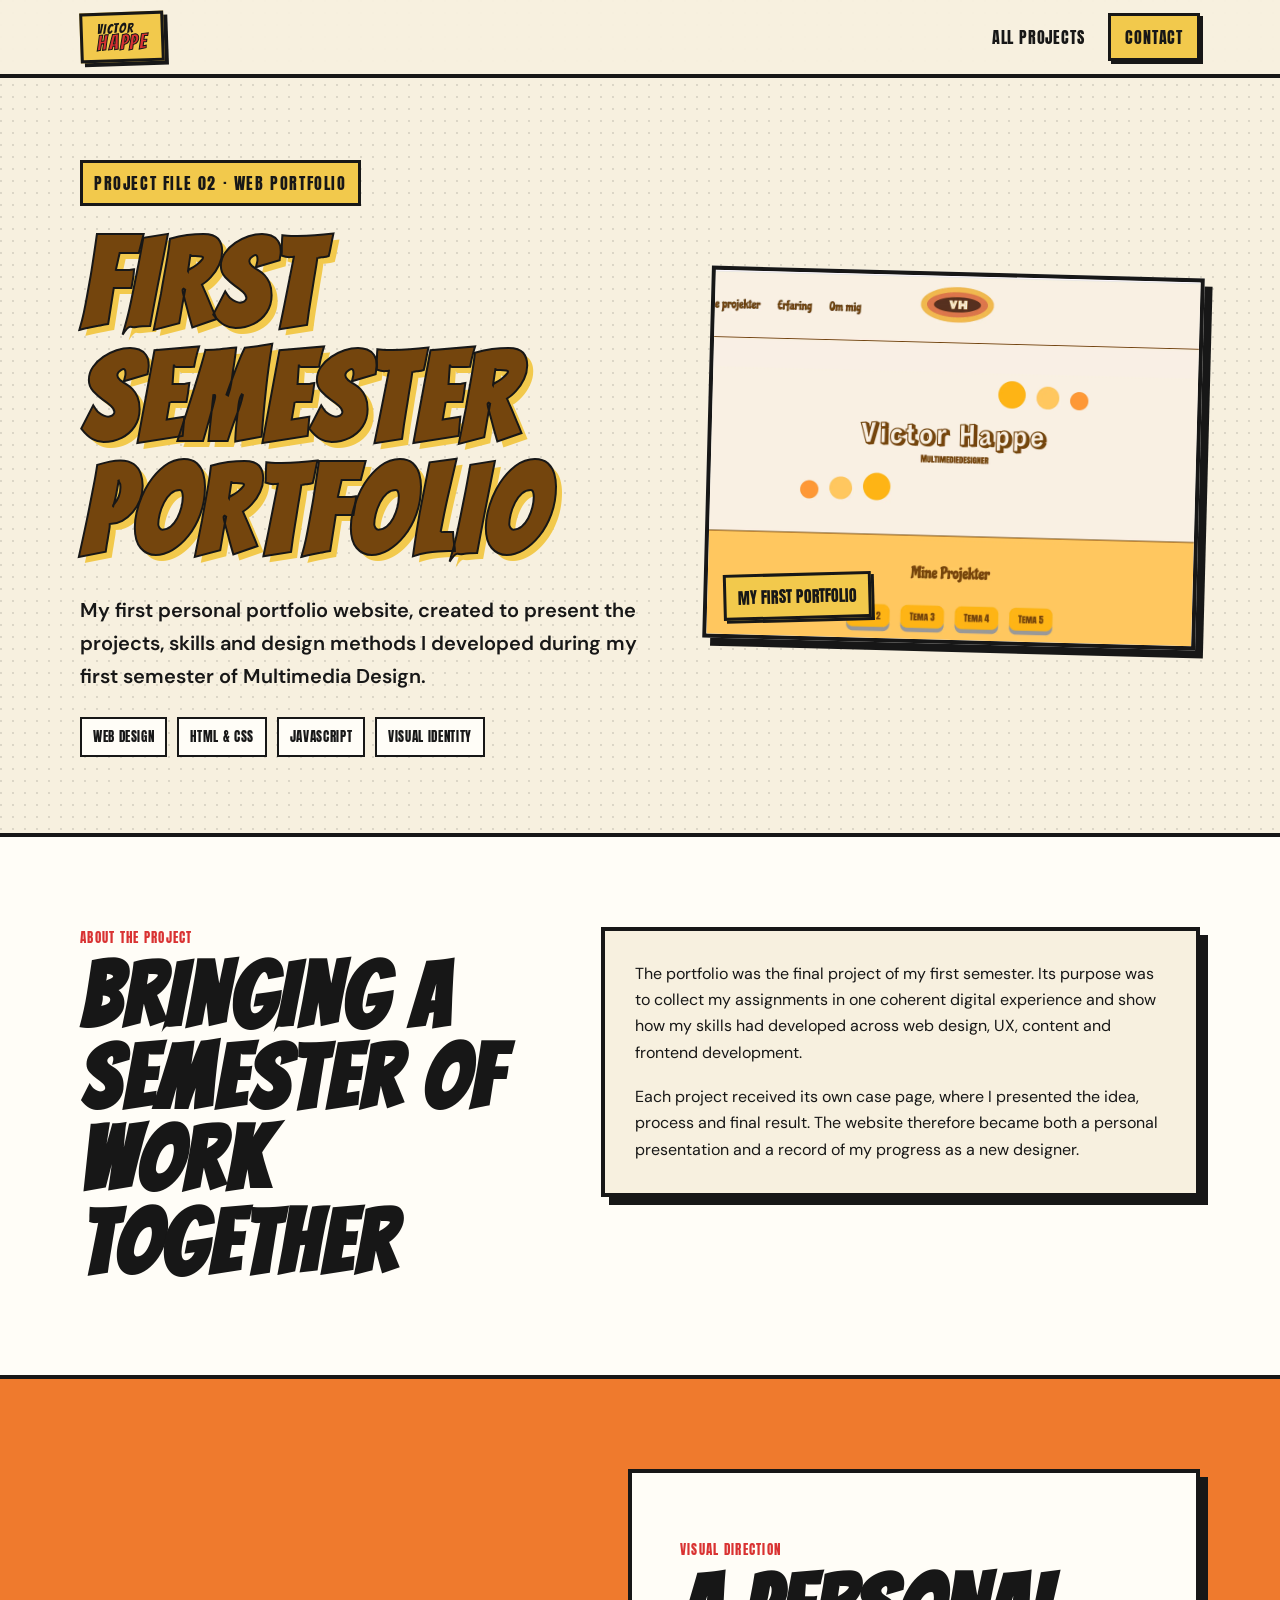
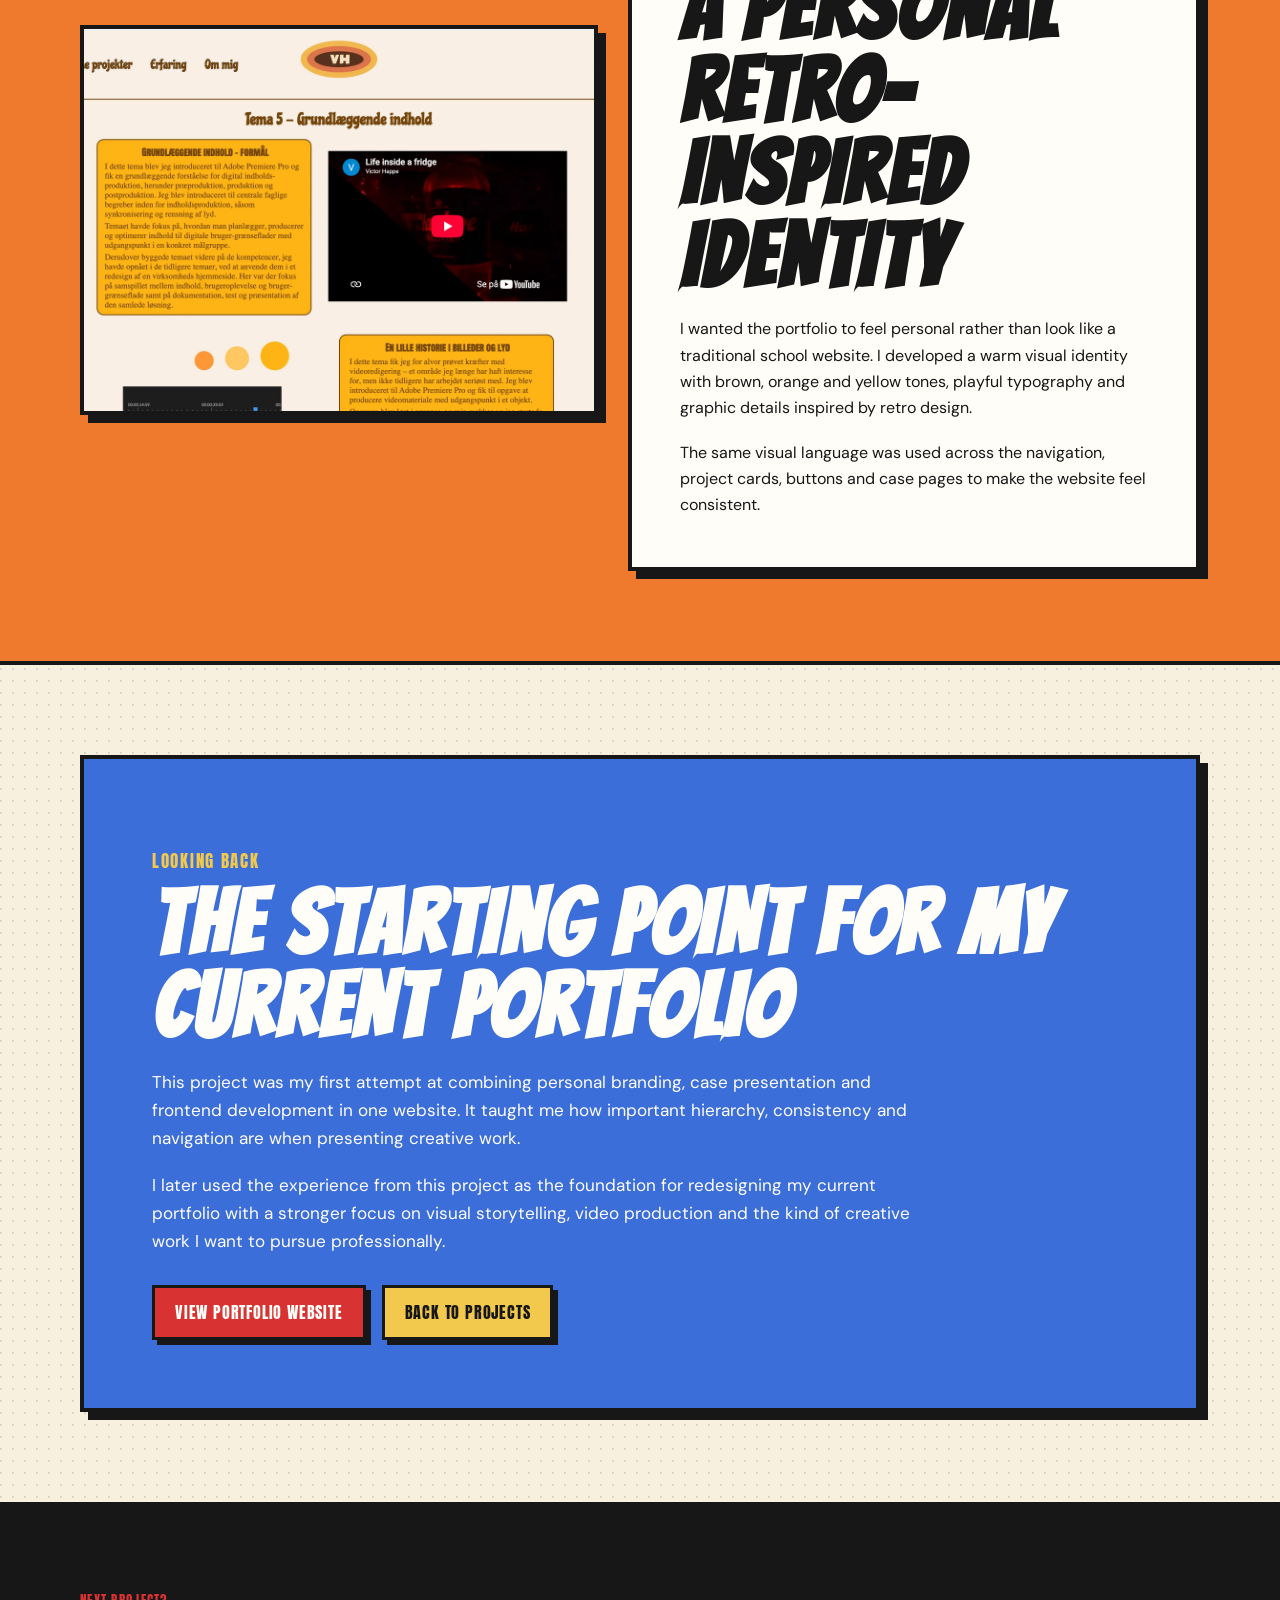
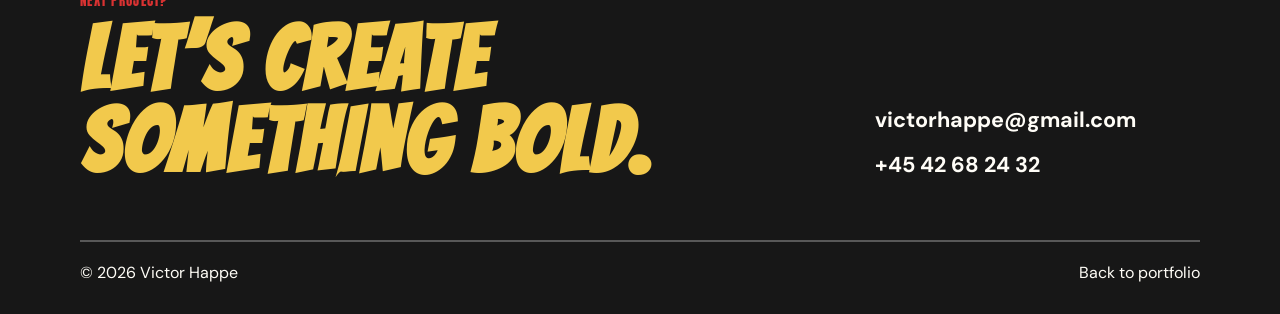
<file: first-semester.html>
<!DOCTYPE html>
<html lang="en">

<head>
  <meta charset="UTF-8">
  <meta name="viewport" content="width=device-width, initial-scale=1.0">
  <meta name="description" content="First Semester Portfolio case study by multimedia design student Victor Happe.">
  <title>Victor Happe — Multimedia Designer</title>
  <link rel="icon" href="./images/favicon.png?v=3" type="image/png">
  <link rel="preconnect" href="https://fonts.googleapis.com">
  <link rel="preconnect" href="https://fonts.gstatic.com" crossorigin>
  <link
    href="https://fonts.googleapis.com/css2?family=Anton&family=Bangers&family=DM+Sans:wght@400;500;600;700&display=swap"
    rel="stylesheet">
  <link rel="stylesheet" href="css/first-semester.css">
</head>

<body>
  <header class="site-header">
    <a class="logo-wordmark" href="index.html" aria-label="Go back to the portfolio">
      <span class="logo-first">Victor</span>
      <span class="logo-last">Happe</span>
    </a>
    <nav class="site-nav" aria-label="Project navigation">

      <div class="menu">
        <a href="index.html#projects">All projects</a>
        <a class="nav-cta" href="#contact">Contact</a>
      </div>

      <button class="burger" aria-label="Open menu" aria-expanded="false">
        <span></span>
        <span></span>
        <span></span>
      </button>

    </nav>
  </header>

  <main>
    <section class="case-hero">
      <div class="section-shell hero-grid">
        <div class="hero-copy">
          <p class="issue-label">Project file 02 · Web portfolio</p>
          <h1>First Semester Portfolio</h1>
          <p class="hero-intro">
            My first personal portfolio website, created to present the projects,
            skills and design methods I developed during my first semester of
            Multimedia Design.
          </p>
          <div class="role-list" aria-label="Project disciplines">
            <span>Web design</span>
            <span>HTML &amp; CSS</span>
            <span>JavaScript</span>
            <span>Visual identity</span>
          </div>
        </div>

        <div class="hero-image">
          <img src="images/portfolio.webp" alt="Preview of Victor Happe's first semester portfolio website">
          <span class="image-label">My first portfolio</span>
        </div>
      </div>
    </section>

    <section class="project-intro">
      <div class="section-shell intro-grid">
        <div class="section-heading">
          <p class="small-label">About the project</p>
          <h2>Bringing a semester of work together</h2>
        </div>
        <div class="intro-copy">
          <p>
            The portfolio was the final project of my first semester. Its purpose
            was to collect my assignments in one coherent digital experience and
            show how my skills had developed across web design, UX, content and
            frontend development.
          </p>
          <p>
            Each project received its own case page, where I presented the idea,
            process and final result. The website therefore became both a personal
            presentation and a record of my progress as a new designer.
          </p>
        </div>
      </div>
    </section>

    <section class="design-section">
      <div class="section-shell design-grid">
        <div class="design-image">
          <img src="images/portfolio3.webp" alt="Project overview from the first semester portfolio">
        </div>
        <article class="design-card">
          <p class="small-label">Visual direction</p>
          <h2>A personal retro-inspired identity</h2>
          <p>
            I wanted the portfolio to feel personal rather than look like a
            traditional school website. I developed a warm visual identity with
            brown, orange and yellow tones, playful typography and graphic details
            inspired by retro design.
          </p>
          <p>
            The same visual language was used across the navigation, project cards,
            buttons and case pages to make the website feel consistent.
          </p>
        </article>
      </div>
    </section>

    <section class="reflection-section">
      <div class="section-shell reflection-panel">
        <p class="small-label">Looking back</p>
        <h2>The starting point for my current portfolio</h2>
        <p>
          This project was my first attempt at combining personal branding, case
          presentation and frontend development in one website. It taught me how
          important hierarchy, consistency and navigation are when presenting
          creative work.
        </p>
        <p>
          I later used the experience from this project as the foundation for
          redesigning my current portfolio with a stronger focus on visual
          storytelling, video production and the kind of creative work I want to
          pursue professionally.
        </p>
        <div class="actions">
          <a class="comic-button primary-button" href="https://victorhappe.github.io/Victor-Happe---Portfolio/"
            target="_blank" rel="noreferrer">View Portfolio website</a>
          <a class="comic-button secondary-button" href="index.html#projects">Back to projects</a>
        </div>
      </div>
    </section>
  </main>

  <footer id="contact">
    <div class="section-shell footer-grid">
      <div>
        <p class="small-label">Next project?</p>
        <h2>Let’s create something bold.</h2>
      </div>
      <div class="contact-details">
        <a href="mailto:victorhappe@gmail.com">victorhappe@gmail.com</a>
        <a href="tel:+4542682432">+45 42 68 24 32</a>
      </div>
    </div>
    <div class="section-shell footer-bottom">
      <p>© 2026 Victor Happe</p>
      <a href="index.html">Back to portfolio</a>
    </div>
  </footer>

</body>

</html>
</file>
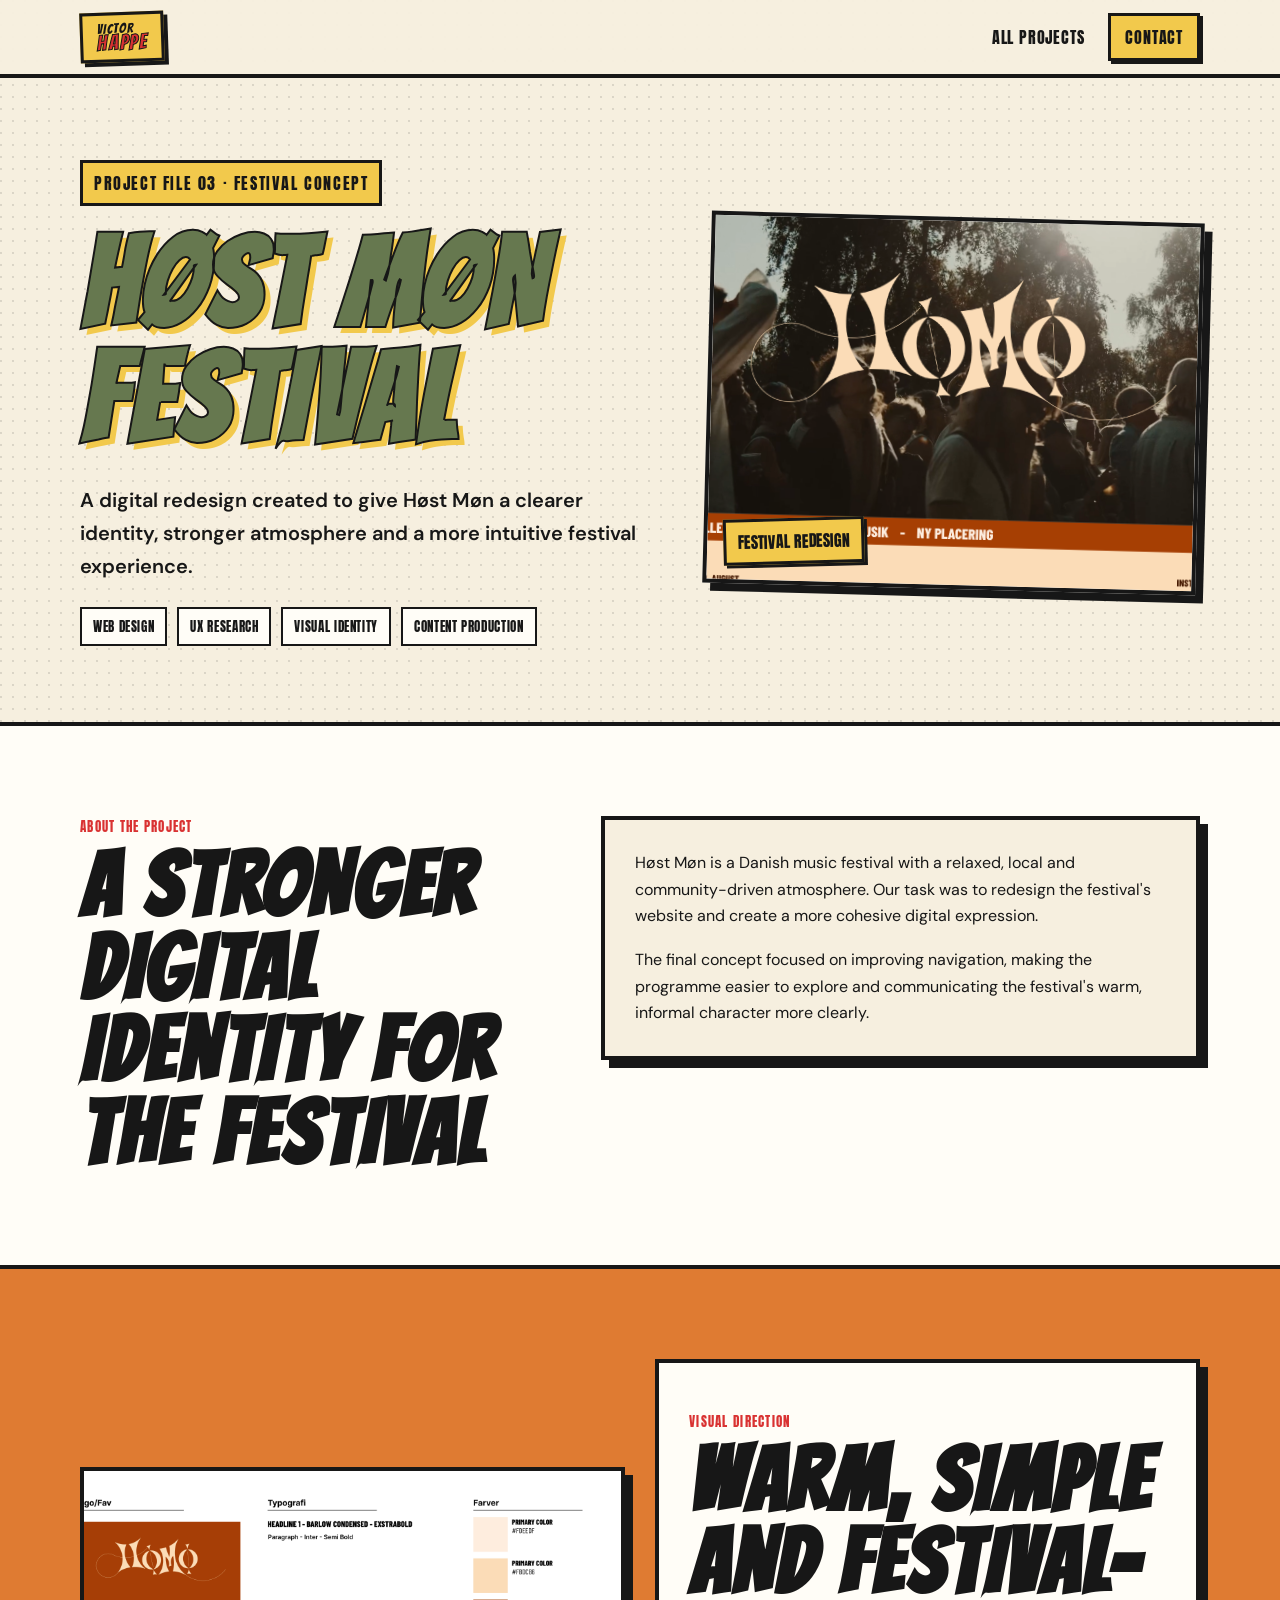
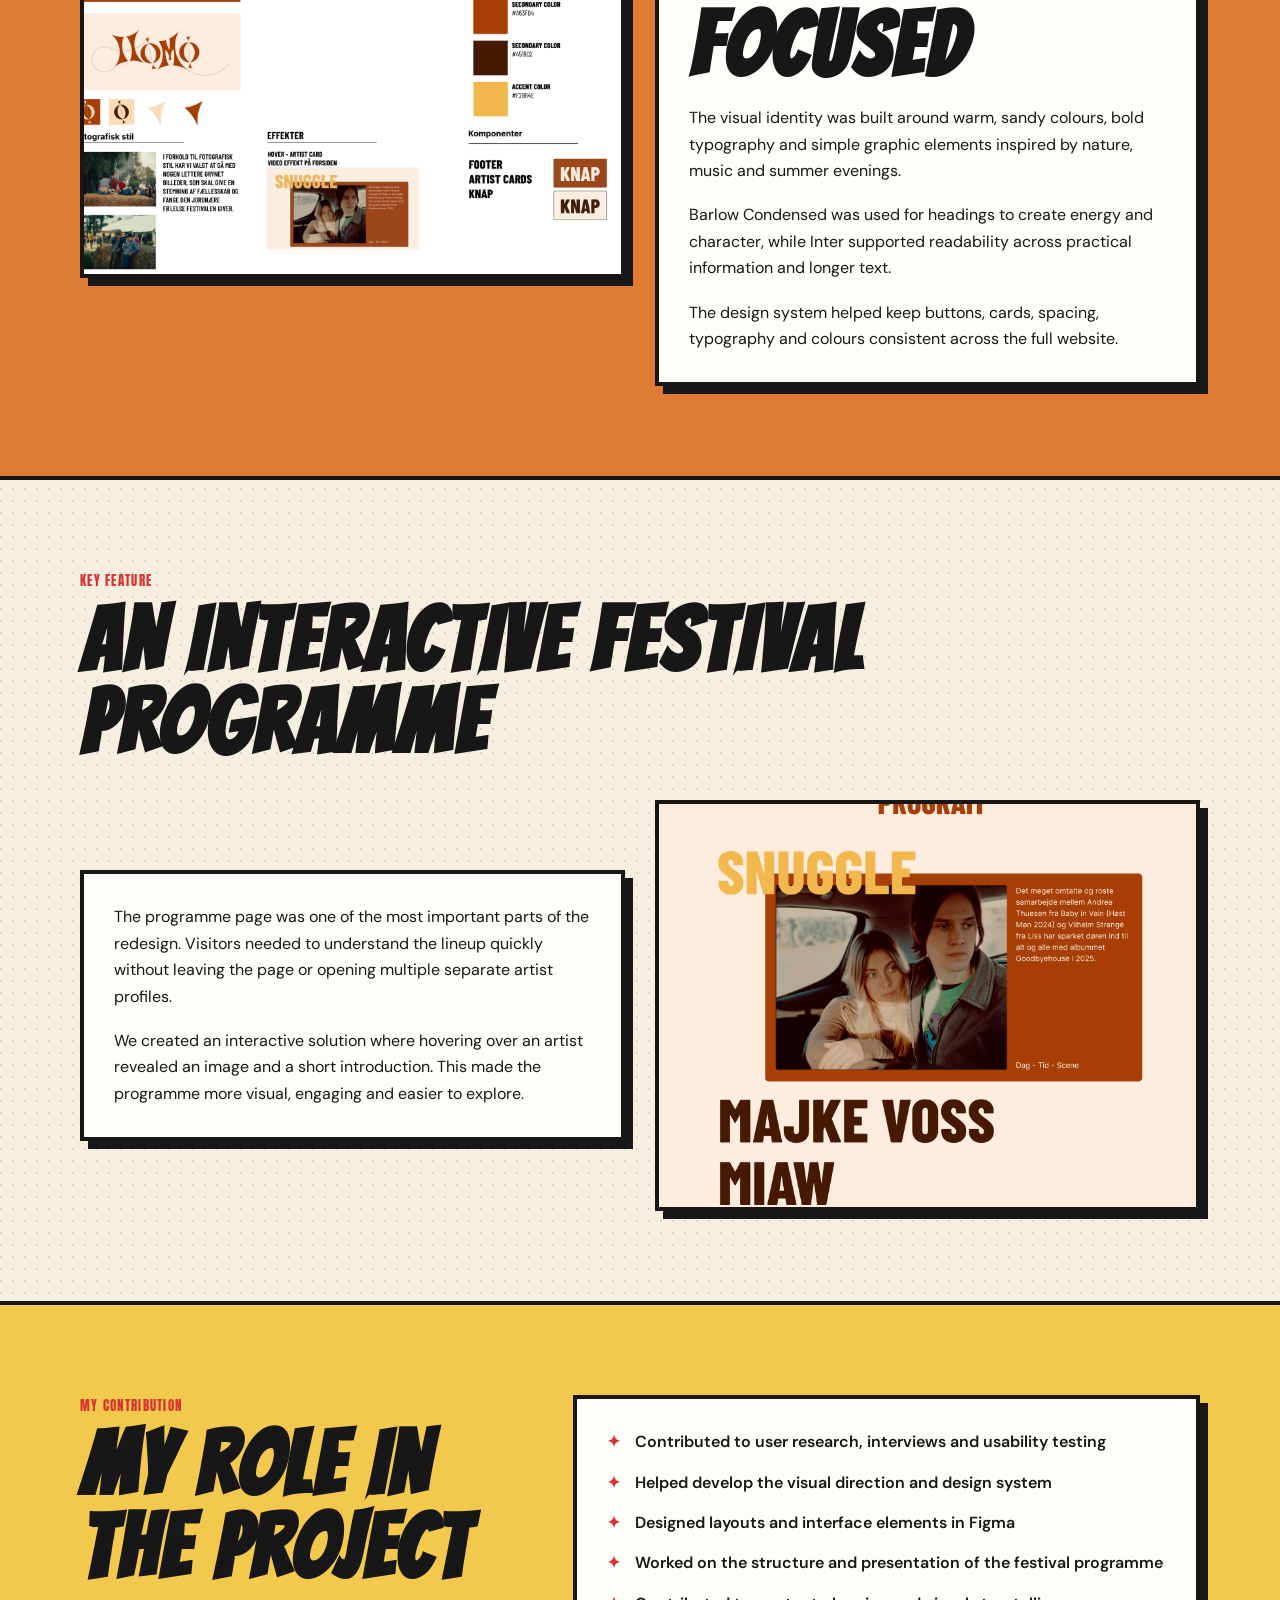
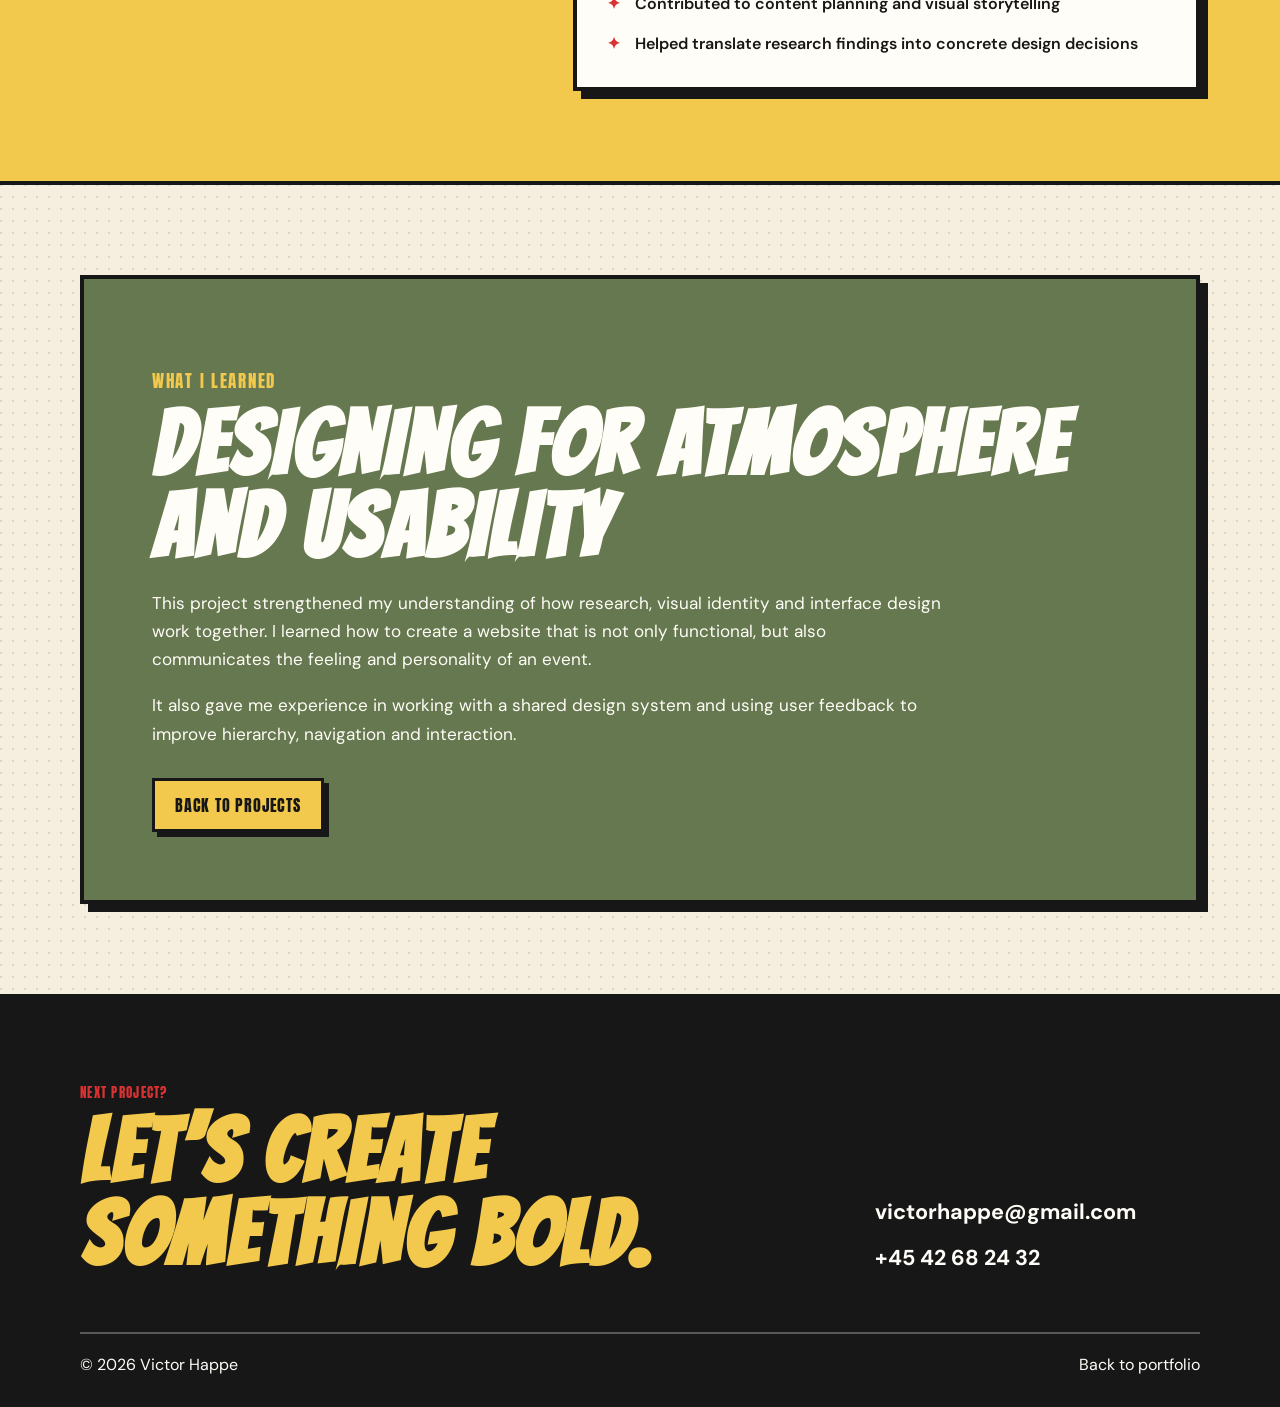
<file: host-mon.html>
<!DOCTYPE html>
<html lang="en">

<head>
  <meta charset="UTF-8">
  <meta name="viewport" content="width=device-width, initial-scale=1.0">
  <meta name="description"
    content="Høst Møn Festival case study by Victor Happe, focusing on web design, visual identity, UX and content production.">
  <title>Victor Happe — Multimedia Designer</title>
  <link rel="icon" href="./images/favicon.png?v=3" type="image/png">
  <link rel="preconnect" href="https://fonts.googleapis.com">
  <link rel="preconnect" href="https://fonts.gstatic.com" crossorigin>
  <link
    href="https://fonts.googleapis.com/css2?family=Anton&family=Bangers&family=DM+Sans:wght@400;500;600;700&display=swap"
    rel="stylesheet">
  <link rel="stylesheet" href="css/host-mon.css">
</head>

<body>
  <header class="site-header">
    <a class="logo-wordmark" href="index.html" aria-label="Go back to the portfolio">
      <span class="logo-first">Victor</span>
      <span class="logo-last">Happe</span>
    </a>
    <nav class="site-nav" aria-label="Project navigation">
      <a href="index.html#projects">All projects</a>
      <a class="nav-cta" href="#contact">Contact</a>
    </nav>
  </header>

  <main>
    <section class="case-hero">
      <div class="section-shell hero-grid">
        <div class="hero-copy">
          <p class="issue-label">Project file 03 · Festival concept</p>
          <h1>Høst Møn Festival</h1>
          <p class="hero-intro">A digital redesign created to give Høst Møn a clearer identity, stronger atmosphere and
            a more intuitive festival experience.</p>
          <div class="role-list" aria-label="Project disciplines">
            <span>Web design</span><span>UX research</span><span>Visual identity</span><span>Content production</span>
          </div>
        </div>
        <div class="hero-image">
          <img src="images/hoemoe1.png" alt="Preview of the Høst Møn Festival website">
          <span class="image-label">Festival redesign</span>
        </div>
      </div>
    </section>

    <section class="project-intro">
      <div class="section-shell intro-grid">
        <div class="section-heading">
          <p class="small-label">About the project</p>
          <h2>A stronger digital identity for the festival</h2>
        </div>
        <div class="intro-copy">
          <p>Høst Møn is a Danish music festival with a relaxed, local and community-driven atmosphere. Our task was to
            redesign the festival's website and create a more cohesive digital expression.</p>
          <p>The final concept focused on improving navigation, making the programme easier to explore and communicating
            the festival's warm, informal character more clearly.</p>
        </div>
      </div>
    </section>

    <section class="design-section">
      <div class="section-shell design-grid">
        <div class="design-image"><img src="images/hoemoe3.png"
            alt="Høst Møn design system with typography, colours and interface elements"></div>
        <article class="design-card">
          <p class="small-label">Visual direction</p>
          <h2>Warm, simple and festival-focused</h2>
          <p>The visual identity was built around warm, sandy colours, bold typography and simple graphic elements
            inspired by nature, music and summer evenings.</p>
          <p>Barlow Condensed was used for headings to create energy and character, while Inter supported readability
            across practical information and longer text.</p>
          <p>The design system helped keep buttons, cards, spacing, typography and colours consistent across the full
            website.</p>
        </article>
      </div>
    </section>

    <section class="program-section">
      <div class="section-shell">
        <div class="section-heading">
          <p class="small-label">Key feature</p>
          <h2>An interactive festival programme</h2>
        </div>
        <div class="program-grid">
          <article class="program-copy">
            <p>The programme page was one of the most important parts of the redesign. Visitors needed to understand the
              lineup quickly without leaving the page or opening multiple separate artist profiles.</p>
            <p>We created an interactive solution where hovering over an artist revealed an image and a short
              introduction. This made the programme more visual, engaging and easier to explore.</p>
          </article>
          <div class="program-image"><img src="images/hoemoe2.png" alt="Interactive Høst Møn festival programme"></div>
        </div>
      </div>
    </section>

    <section class="my-role-section">
      <div class="section-shell role-grid">
        <div class="role-heading">
          <p class="small-label">My contribution</p>
          <h2>My role in the project</h2>
        </div>
        <div class="role-card">
          <ul>
            <li>Contributed to user research, interviews and usability testing</li>
            <li>Helped develop the visual direction and design system</li>
            <li>Designed layouts and interface elements in Figma</li>
            <li>Worked on the structure and presentation of the festival programme</li>
            <li>Contributed to content planning and visual storytelling</li>
            <li>Helped translate research findings into concrete design decisions</li>
          </ul>
        </div>
      </div>
    </section>

    <section class="reflection-section">
      <div class="section-shell reflection-panel">
        <p class="small-label">What I learned</p>
        <h2>Designing for atmosphere and usability</h2>
        <p>This project strengthened my understanding of how research, visual identity and interface design work
          together. I learned how to create a website that is not only functional, but also communicates the feeling and
          personality of an event.</p>
        <p>It also gave me experience in working with a shared design system and using user feedback to improve
          hierarchy, navigation and interaction.</p>
        <div class="actions">
          <a class="comic-button secondary-button" href="index.html#projects">Back to projects</a>
        </div>
      </div>
    </section>
  </main>

  <footer id="contact">
    <div class="section-shell footer-grid">
      <div>
        <p class="small-label">Next project?</p>
        <h2>Let’s create something bold.</h2>
      </div>
      <div class="contact-details"><a href="mailto:victorhappe@gmail.com">victorhappe@gmail.com</a><a
          href="tel:+4542682432">+45 42 68 24 32</a></div>
    </div>
    <div class="section-shell footer-bottom">
      <p>© 2026 Victor Happe</p><a href="index.html">Back to portfolio</a>
    </div>
  </footer>

</body>

</html>
</file>
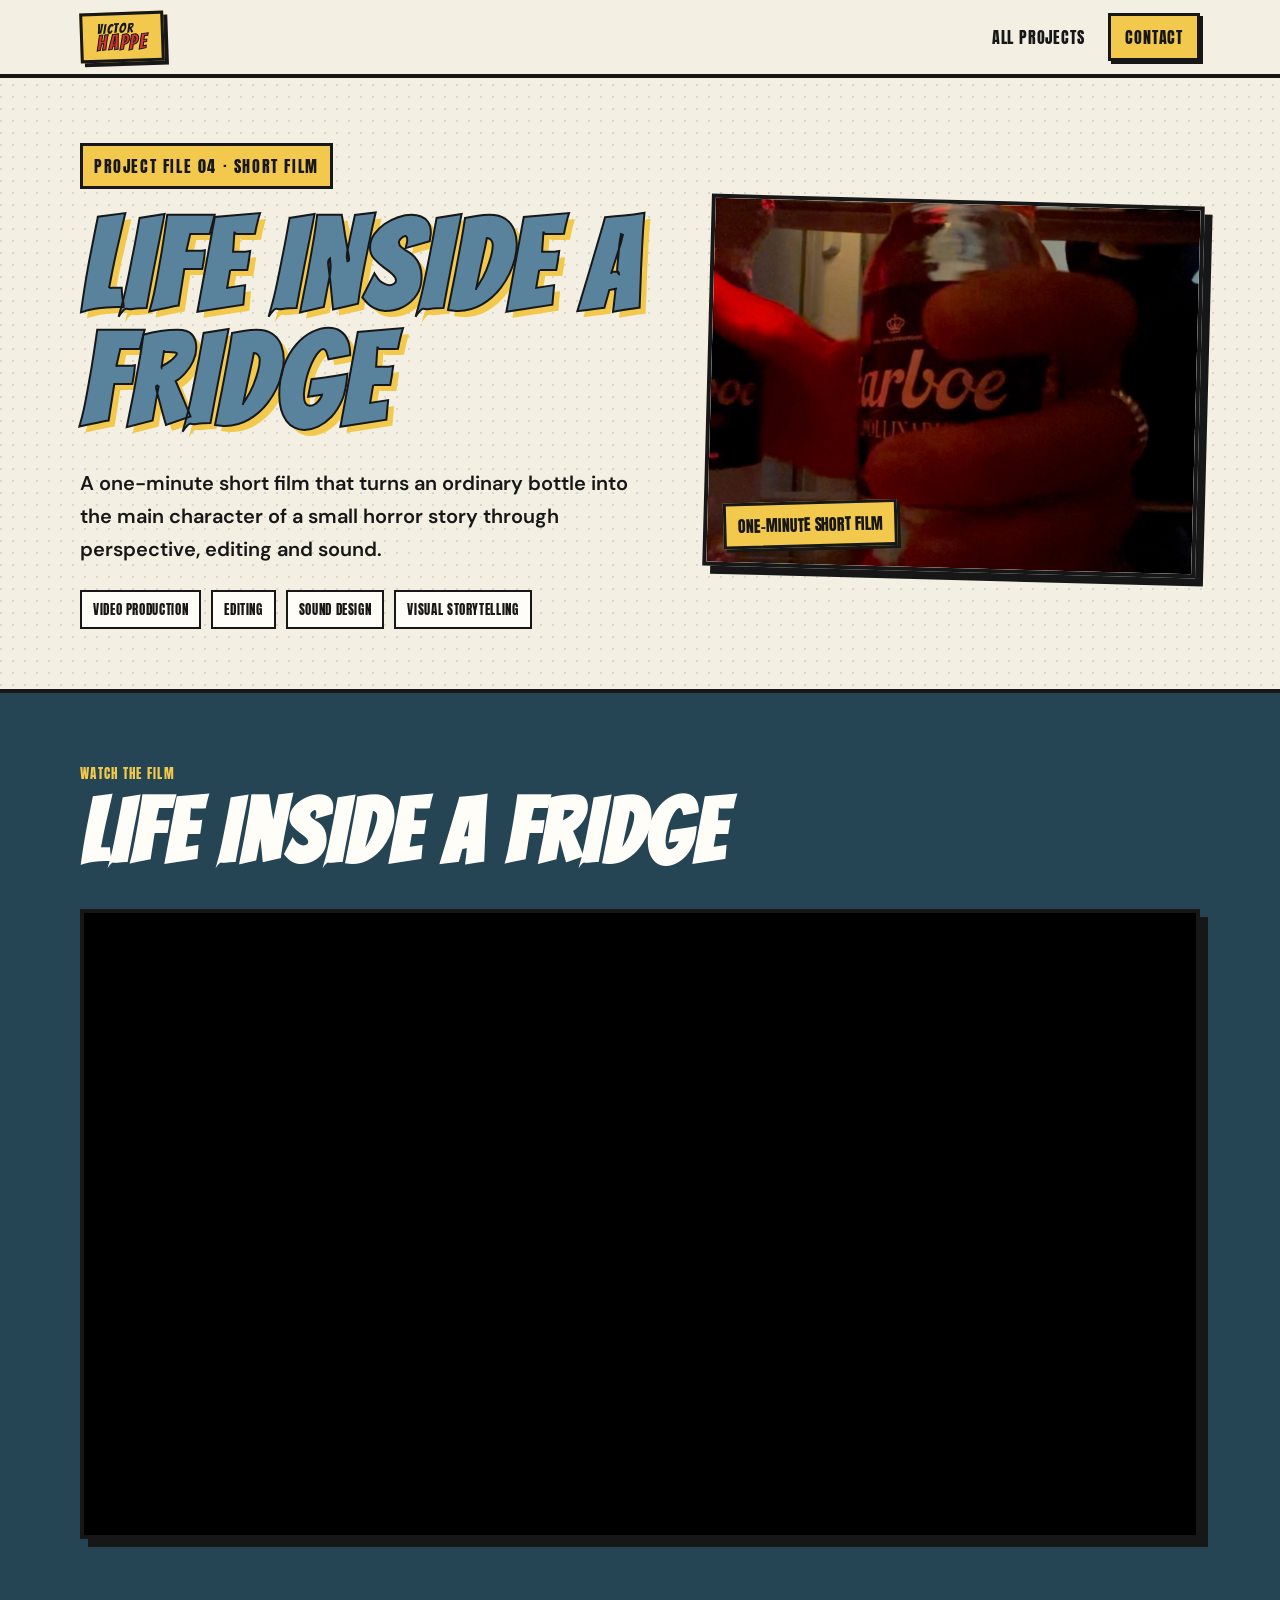
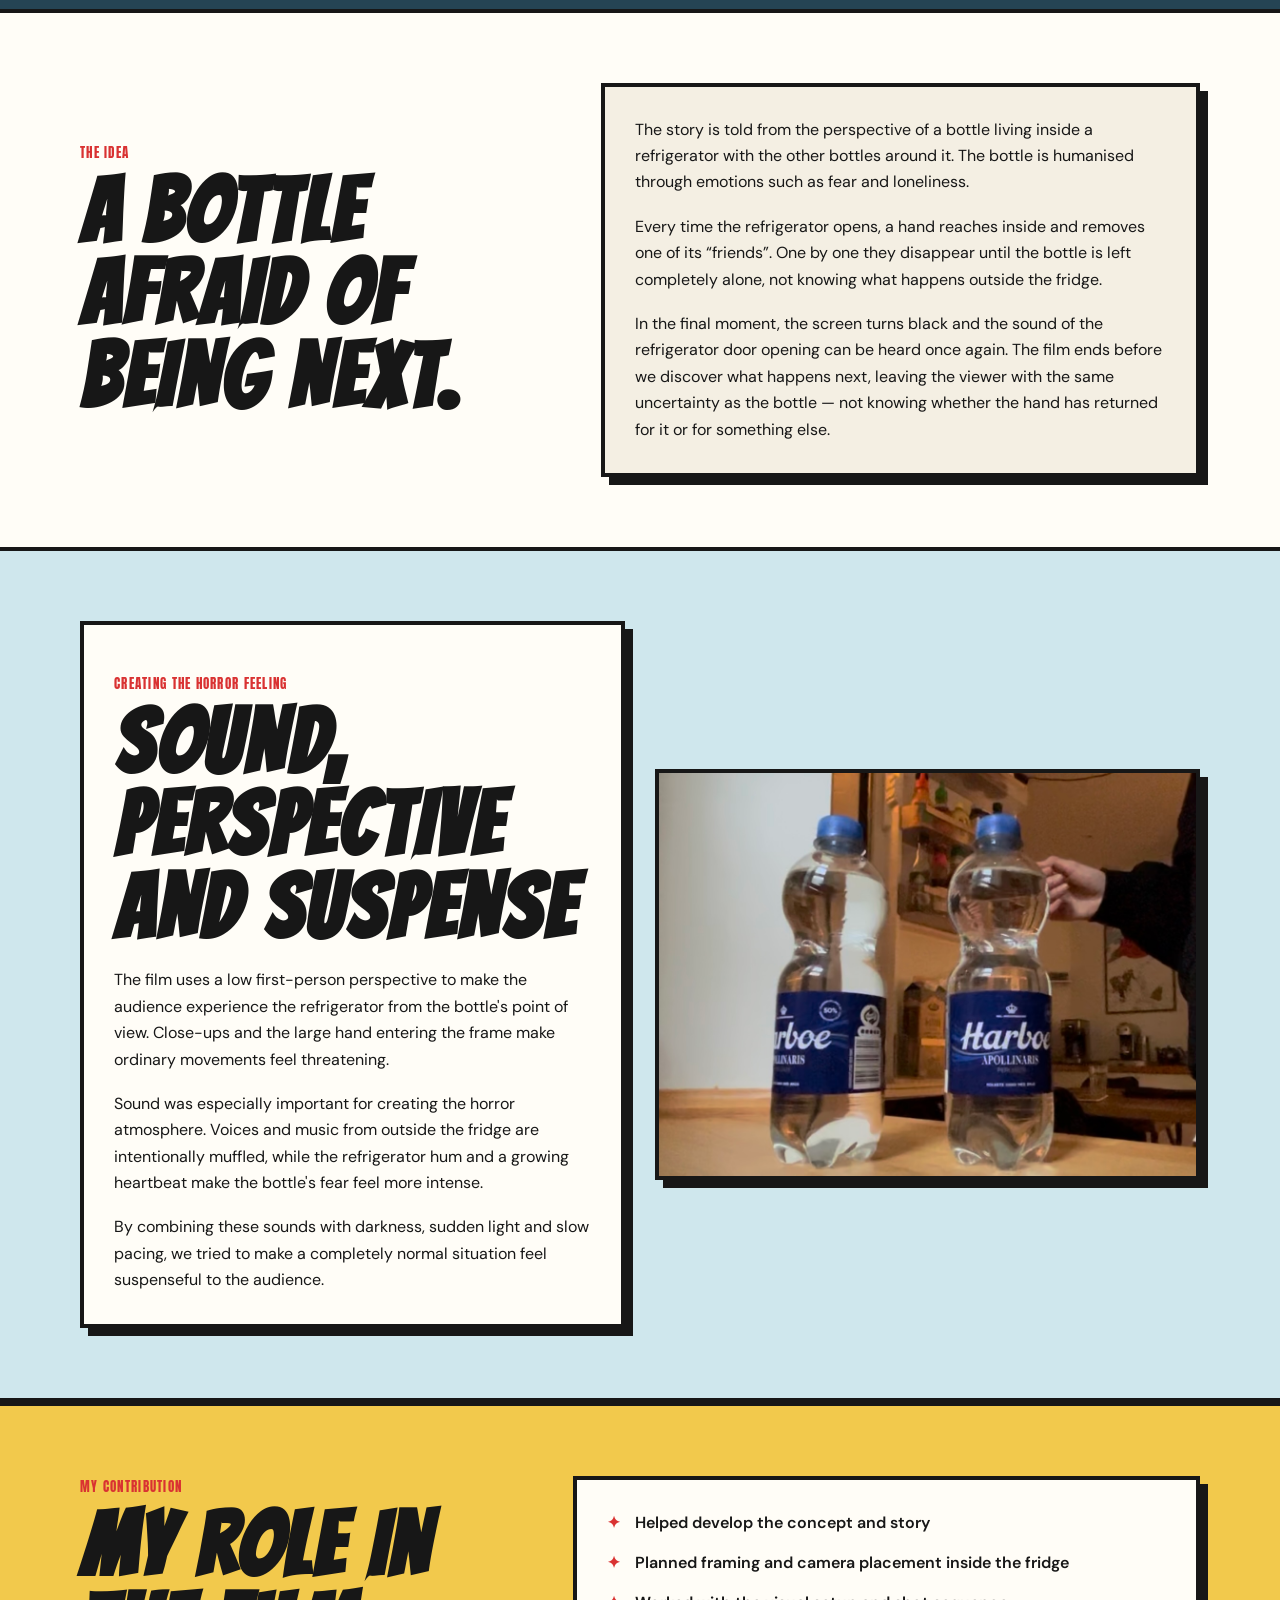
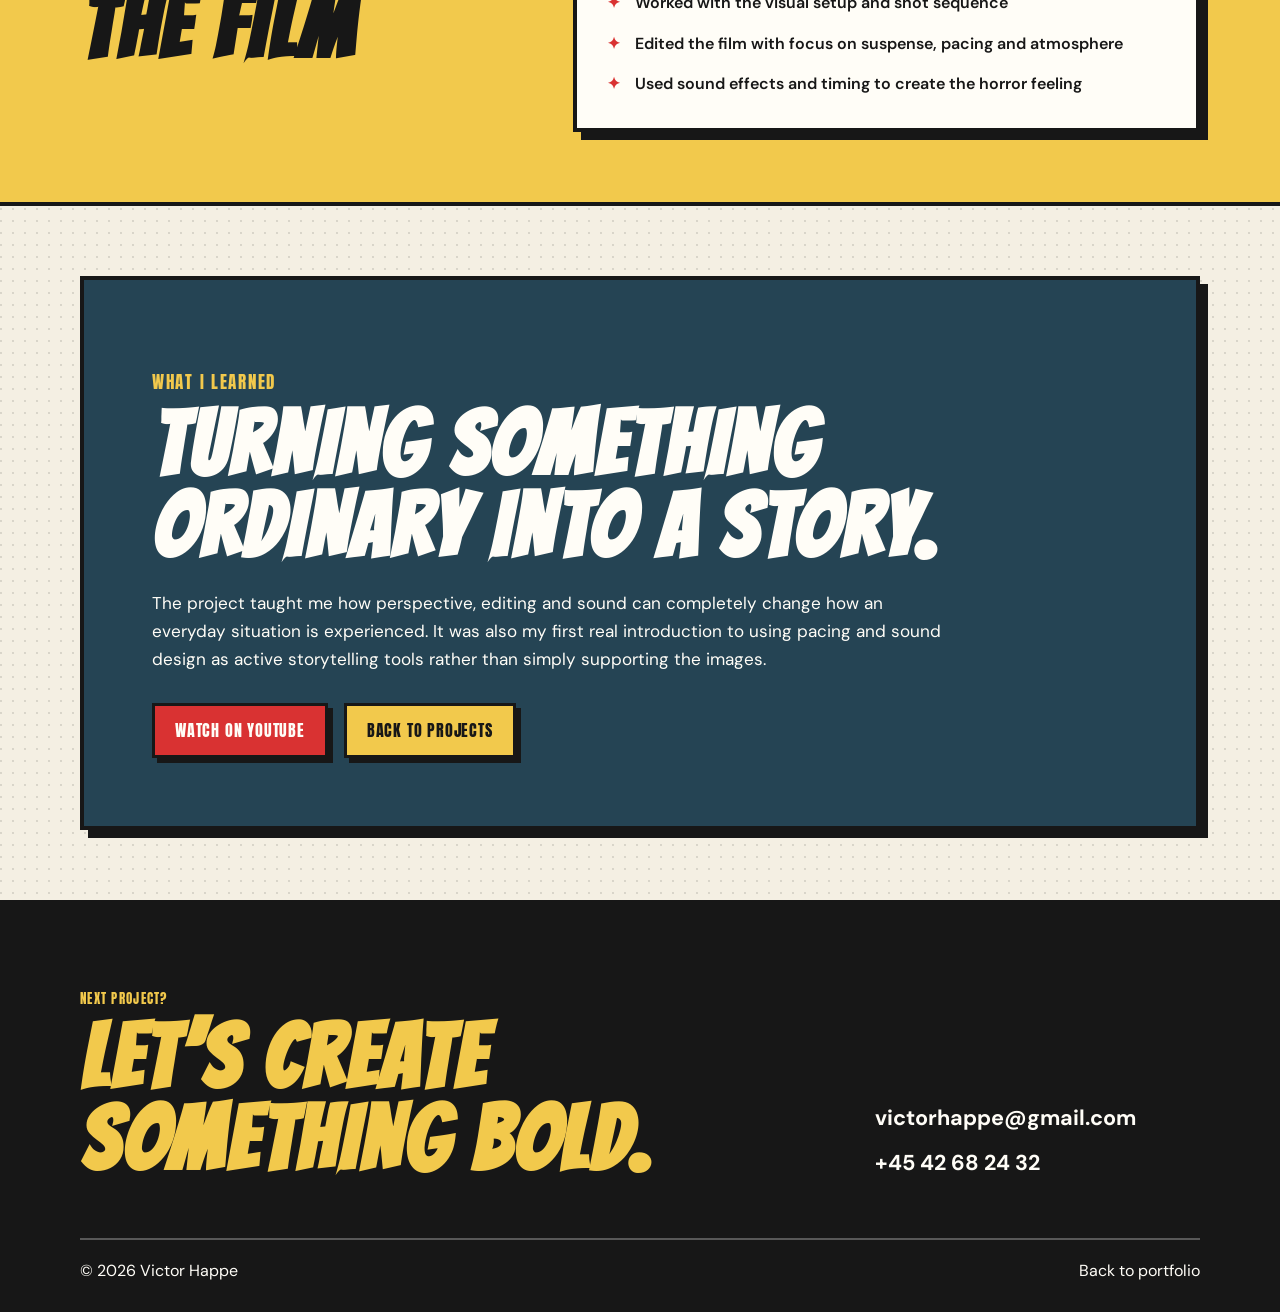
<file: life-inside-a-fridge.html>
<!DOCTYPE html>
<html lang="en">

<head>
  <meta charset="UTF-8">
  <meta name="viewport" content="width=device-width, initial-scale=1.0">

  <meta name="description"
    content="Life Inside a Fridge short film case study by Victor Happe, focusing on video production, editing and visual storytelling.">

  <title>Victor Happe — Multimedia Designer</title>
  <link rel="icon" href="./images/favicon.png?v=3" type="image/png">
  <link rel="preconnect" href="https://fonts.googleapis.com">
  <link rel="preconnect" href="https://fonts.gstatic.com" crossorigin>

  <link
    href="https://fonts.googleapis.com/css2?family=Anton&family=Bangers&family=DM+Sans:wght@400;500;600;700&display=swap"
    rel="stylesheet">

  <link rel="stylesheet" href="css/life-inside-a-fridge.css">
</head>

<body>
  <header class="site-header">
    <a class="logo-wordmark" href="index.html" aria-label="Go back to the portfolio">
      <span class="logo-first">Victor</span>
      <span class="logo-last">Happe</span>
    </a>

    <nav class="site-nav" aria-label="Project navigation">
      <a href="index.html#projects">All projects</a>
      <a class="nav-cta" href="#contact">Contact</a>
    </nav>
  </header>

  <main>

    <!-- HERO -->
    <section class="case-hero">
      <div class="section-shell hero-grid">

        <div class="hero-copy">
          <p class="issue-label">Project file 04 · Short film</p>

          <h1>Life Inside a Fridge</h1>

          <p class="hero-intro">
            A one-minute short film that turns an ordinary bottle into the main
            character of a small horror story through perspective, editing and sound.
          </p>

          <div class="role-list" aria-label="Project disciplines">
            <span>Video production</span>
            <span>Editing</span>
            <span>Sound design</span>
            <span>Visual storytelling</span>
          </div>
        </div>

        <div class="hero-image">
          <img src="images/fridge.jpg" alt="Still frame from Life Inside a Fridge">

          <span class="image-label">
            One-minute short film
          </span>
        </div>

      </div>
    </section>


    <!-- FILM -->
    <section class="film-section">

      <div class="section-shell">

        <div class="section-heading">
          <p class="small-label">Watch the film</p>
          <h2>Life Inside a Fridge</h2>
        </div>

        <div class="video-frame">

          <iframe class="video" src="https://www.youtube.com/embed/bxnV4g-wgFQ" title="Life Inside a Fridge short film"
            allow="accelerometer; autoplay; clipboard-write; encrypted-media; gyroscope; picture-in-picture; web-share"
            allowfullscreen>
          </iframe>

        </div>

      </div>

    </section>


    <!-- CONCEPT -->
    <section class="concept-section">

      <div class="section-shell concept-grid">

        <div class="section-heading">
          <p class="small-label">The idea</p>

          <h2>
            A bottle afraid of being next.
          </h2>
        </div>


        <article class="concept-card">

          <p>
            The story is told from the perspective of a bottle living inside
            a refrigerator with the other bottles around it. The bottle is
            humanised through emotions such as fear and loneliness.
          </p>

          <p>
            Every time the refrigerator opens, a hand reaches inside and removes
            one of its “friends”. One by one they disappear until the bottle is
            left completely alone, not knowing what happens outside the fridge.
          </p>

          <p>
            In the final moment, the screen turns black and the sound of the refrigerator door opening can be heard once
            again. The
            film ends before we discover what happens next, leaving the viewer with the same uncertainty as the bottle —
            not knowing
            whether the hand has returned for it or for something else.
          </p>

        </article>

      </div>

    </section>


    <!-- SOUND + VISUAL -->
    <section class="story-section">

      <div class="section-shell story-grid">

        <article class="story-card">

          <p class="small-label">Creating the horror feeling</p>

          <h2>
            Sound, perspective and suspense
          </h2>

          <p>
            The film uses a low first-person perspective to make the audience
            experience the refrigerator from the bottle's point of view.
            Close-ups and the large hand entering the frame make ordinary
            movements feel threatening.
          </p>

          <p>
            Sound was especially important for creating the horror atmosphere.
            Voices and music from outside the fridge are intentionally muffled,
            while the refrigerator hum and a growing heartbeat make the bottle's
            fear feel more intense.
          </p>

          <p>
            By combining these sounds with darkness, sudden light and slow pacing,
            we tried to make a completely normal situation feel suspenseful to
            the audience.
          </p>

        </article>


        <div class="story-image">

          <img src="images/fridge2.jpg" alt="Frame from Life Inside a Fridge">

        </div>

      </div>

    </section>


    <!-- MY ROLE -->
    <section class="my-role-section">

      <div class="section-shell role-grid">

        <div class="role-heading">

          <p class="small-label">
            My contribution
          </p>

          <h2>
            My role in the film
          </h2>

        </div>


        <div class="role-card">

          <ul>
            <li>
              Helped develop the concept and story
            </li>

            <li>
              Planned framing and camera placement inside the fridge
            </li>

            <li>
              Worked with the visual setup and shot sequence
            </li>

            <li>
              Edited the film with focus on suspense, pacing and atmosphere
            </li>

            <li>
              Used sound effects and timing to create the horror feeling
            </li>
          </ul>

        </div>

      </div>

    </section>


    <!-- LEARNING -->
    <section class="reflection-section">

      <div class="section-shell reflection-panel">

        <p class="small-label">
          What I learned
        </p>

        <h2>
          Turning something ordinary into a story.
        </h2>

        <p>
          The project taught me how perspective, editing and sound can completely
          change how an everyday situation is experienced. It was also my first
          real introduction to using pacing and sound design as active storytelling
          tools rather than simply supporting the images.
        </p>

        <div class="actions">

          <a class="comic-button primary-button" href="https://www.youtube.com/watch?v=bxnV4g-wgFQ" target="_blank"
            rel="noreferrer">
            Watch on YouTube
          </a>

          <a class="comic-button secondary-button" href="index.html#projects">
            Back to projects
          </a>

        </div>

      </div>

    </section>

  </main>

  <footer id="contact">
    <div class="section-shell footer-grid">
      <div>
        <p class="small-label">Next project?</p>
        <h2>Let’s create something bold.</h2>
      </div>

      <div class="contact-details">
        <a href="mailto:victorhappe@gmail.com">victorhappe@gmail.com</a>
        <a href="tel:+4542682432">+45 42 68 24 32</a>
      </div>
    </div>

    <div class="section-shell footer-bottom">
      <p>© 2026 Victor Happe</p>
      <a href="index.html">Back to portfolio</a>
    </div>
  </footer>

</body>

</html>
</file>
<file: css/style.css>
:root {
  --ink: #171717;
  --paper: #f7f0df;
  --white: #fffdf7;
  --red: #d93232;
  --yellow: #f2c94c;
  --blue: #3b6ed8;
  --orange: #ef7a2d;
  --cream: #ead8b7;
  --shadow: 8px 8px 0 var(--ink);
  --shell: min(1180px, calc(100% - 36px));
}

/* RESET */

* {
  box-sizing: border-box;
  margin: 0;
  padding: 0;
}

html {
  scroll-behavior: smooth;
}

body {
  background: radial-gradient(circle at 1px 1px, rgba(23, 23, 23, 0.14) 1px, transparent 1.5px), var(--paper);

  background-size: 12px 12px;

  color: var(--ink);

  font-family: "DM Sans", sans-serif;

  line-height: 1.6;

  overflow-x: hidden;
}

img {
  display: block;
  width: 100%;
  height: auto;
}

a {
  color: inherit;
}

.section-shell {
  width: var(--shell);
  margin-inline: auto;
}

/* HEADER */

.site-header {
  position: sticky;
  top: 0;
  z-index: 1000;

  min-height: 78px;

  padding: 0 max(18px, calc((100% - 1180px) / 2));

  display: flex;

  align-items: center;

  justify-content: space-between;

  gap: 28px;

  background: rgba(247, 240, 223, 0.95);

  border-bottom: 4px solid var(--ink);

  backdrop-filter: blur(10px);
}

/* LOGO */

.logo-wordmark {
  position: relative;

  display: inline-grid;

  gap: 0;

  padding: 8px 14px 7px;

  color: var(--ink);

  background: var(--yellow);

  border: 3px solid var(--ink);

  box-shadow: 4px 4px 0 var(--ink);

  text-decoration: none;

  text-transform: uppercase;

  transform: rotate(-2deg);

  transition:
    transform 0.18s ease,
    box-shadow 0.18s ease;
}

.logo-wordmark::after {
  content: "";

  position: absolute;

  right: -8px;

  bottom: -9px;

  width: 30px;

  height: 12px;

  background: var(--red);

  border: 3px solid var(--ink);

  transform: rotate(-8deg);

  z-index: -1;
}

.logo-first,
.logo-last {
  display: block;

  font-family: "Bangers", sans-serif;

  line-height: 0.82;

  letter-spacing: 0.06em;
}

.logo-first {
  font-size: 1rem;
}

.logo-last {
  color: var(--red);

  font-size: 1.55rem;

  -webkit-text-stroke: 1px var(--ink);

  text-shadow: 2px 2px 0 var(--paper);
}

.logo-wordmark:hover {
  transform: translate(2px, 2px) rotate(-2deg);

  box-shadow: 2px 2px 0 var(--ink);
}

/* NAVIGATION */

.site-nav {
  display: flex;

  align-items: center;
}

.menu {
  display: flex;

  align-items: center;

  gap: 28px;

  list-style: none;
}

.menu a {
  font-family: "Anton", sans-serif;

  font-size: 0.95rem;

  letter-spacing: 0.05em;

  text-decoration: none;

  text-transform: uppercase;

  transition: color 0.18s ease;
}

.menu a:hover {
  color: var(--red);
}

.contact-link {
  padding: 9px 16px;

  background: var(--yellow);

  border: 3px solid var(--ink);

  box-shadow: 4px 4px 0 var(--ink);

  transition:
    transform 0.16s ease,
    box-shadow 0.16s ease;
}

.contact-link:hover {
  color: var(--ink);

  transform: translate(2px, 2px);

  box-shadow: 2px 2px 0 var(--ink);
}

/* BURGER BUTTON - HIDDEN ON DESKTOP */

.burger {
  display: none;

  width: 42px;

  height: 42px;

  padding: 7px;

  flex-direction: column;

  justify-content: center;

  gap: 6px;

  background: var(--yellow);

  border: 3px solid var(--ink);

  box-shadow: 3px 3px 0 var(--ink);

  cursor: pointer;
}

.burger span {
  display: block;

  width: 100%;

  height: 3px;

  background: var(--ink);

  transition:
    transform 0.2s ease,
    opacity 0.2s ease;
}

/* TYPOGRAPHY */

.issue-label,
.kicker,
.small-label {
  font-family: "Anton", sans-serif;

  letter-spacing: 0.12em;

  text-transform: uppercase;
}

/* HERO */

.hero {
  min-height: calc(100svh - 78px);

  padding: 80px 0;

  display: grid;

  align-items: center;

  gap: 54px;
}

.issue-label {
  display: inline-block;

  padding: 6px 10px;

  margin-bottom: 22px;

  background: var(--yellow);

  border: 2px solid var(--ink);
}

.speech-bubble {
  position: relative;

  width: fit-content;

  margin-bottom: 20px;

  padding: 10px 18px;

  background: var(--white);

  border: 3px solid var(--ink);

  border-radius: 50%;

  transform: rotate(-4deg);
}

.speech-bubble::after {
  content: "";

  position: absolute;

  left: 18px;

  bottom: -15px;

  width: 20px;

  height: 20px;

  background: var(--white);

  border-right: 3px solid var(--ink);

  border-bottom: 3px solid var(--ink);

  transform: rotate(42deg);
}

.speech-bubble p {
  font-family: "Bangers", sans-serif;

  font-size: 1.45rem;

  letter-spacing: 0.05em;
}

.hero h1 {
  max-width: 860px;

  font-family: "Bangers", sans-serif;

  font-size: clamp(4rem, 11vw, 9rem);

  line-height: 0.9;

  letter-spacing: 0.02em;

  text-transform: uppercase;

  text-shadow: 5px 5px 0 var(--yellow);
}

.hero h1 span {
  display: block;

  color: var(--red);

  text-shadow: 5px 5px 0 var(--ink);

  -webkit-text-stroke: 2px var(--ink);
}

.hero-text {
  max-width: 650px;

  margin-top: 28px;

  font-size: clamp(1.05rem, 2vw, 1.28rem);

  font-weight: 600;
}

.hero-actions {
  margin-top: 34px;

  display: flex;

  flex-wrap: wrap;

  gap: 18px;
}

/* BUTTONS */

.comic-button {
  display: inline-flex;

  min-height: 52px;

  padding: 12px 22px;

  align-items: center;

  justify-content: center;

  border: 3px solid var(--ink);

  box-shadow: 5px 5px 0 var(--ink);

  font-family: "Anton", sans-serif;

  letter-spacing: 0.05em;

  text-decoration: none;

  text-transform: uppercase;

  transition:
    transform 0.15s ease,
    box-shadow 0.15s ease;
}

.comic-button:hover {
  transform: translate(3px, 3px);

  box-shadow: 2px 2px 0 var(--ink);
}

.primary-button {
  background: var(--red);

  color: var(--white);
}

.secondary-button {
  background: var(--yellow);
}

/* HERO VISUAL */

.hero-visual {
  position: relative;

  min-height: 470px;

  display: grid;

  place-items: center;
}

.burst {
  position: absolute;

  width: min(85vw, 470px);

  aspect-ratio: 1;

  background: var(--yellow);

  clip-path: polygon(50% 0%, 59% 32%, 79% 9%, 75% 39%, 100% 28%, 78% 50%, 100% 72%, 71% 66%, 78% 100%, 55% 75%, 46% 100%, 40% 73%, 16% 94%, 24% 64%, 0% 67%, 22% 48%, 0% 31%, 27% 33%, 19% 5%, 42% 30%);
}

.portrait-frame {
  position: relative;

  z-index: 2;

  width: min(72vw, 340px);

  aspect-ratio: 4 / 5;

  overflow: hidden;

  border: 4px solid var(--ink);

  background: var(--white);

  box-shadow: 10px 10px 0 var(--ink);

  transform: rotate(3deg);
}

.portrait-frame img {
  width: 100%;

  height: 100%;

  object-fit: cover;
}

.sound-effect {
  position: absolute;

  z-index: 3;

  top: 18px;

  right: 0;

  color: var(--red);

  font-family: "Bangers", sans-serif;

  font-size: clamp(2.6rem, 7vw, 5rem);

  transform: rotate(10deg);

  text-shadow:
    3px 3px 0 var(--yellow),
    6px 6px 0 var(--ink);
}

.caption-box {
  position: absolute;

  z-index: 4;

  left: 0;

  bottom: 14px;

  max-width: 260px;

  padding: 10px 14px;

  background: var(--yellow);

  border: 3px solid var(--ink);

  box-shadow: 4px 4px 0 var(--ink);

  font-family: "Anton", sans-serif;

  text-transform: uppercase;

  transform: rotate(-3deg);
}

/* PROJECTS */

.projects-section {
  padding: 100px 0;

  background: var(--white);

  border-block: 4px solid var(--ink);
}

.section-title {
  margin-bottom: 46px;
}

.section-title .kicker {
  color: var(--red);

  font-size: 0.85rem;
}

.section-title h2,
.about-panel h2,
footer h2 {
  font-family: "Bangers", sans-serif;

  font-size: clamp(3.4rem, 8vw, 6.7rem);

  line-height: 0.95;

  letter-spacing: 0.03em;

  text-transform: uppercase;
}

.section-title > p {
  max-width: 650px;

  margin-top: 20px;

  font-size: 1.08rem;
}

.project-grid {
  display: grid;

  gap: 30px;
}

.project-card {
  overflow: hidden;

  border: 4px solid var(--ink);

  box-shadow: var(--shadow);

  background: var(--white);

  transition:
    transform 0.18s ease,
    box-shadow 0.18s ease;
}

.project-card:hover {
  transform: translate(3px, 3px);

  box-shadow: 5px 5px 0 var(--ink);
}

.project-topline {
  padding: 9px 14px;

  display: flex;

  justify-content: space-between;

  gap: 14px;

  border-bottom: 4px solid var(--ink);

  font-family: "Anton", sans-serif;

  font-size: 0.78rem;

  letter-spacing: 0.07em;

  text-transform: uppercase;
}

.project-red .project-topline {
  background: var(--red);

  color: var(--white);
}

.project-yellow .project-topline {
  background: var(--yellow);
}

.project-blue .project-topline {
  background: var(--blue);

  color: var(--white);
}

.project-orange .project-topline {
  background: var(--orange);
}

.project-image {
  position: relative;

  overflow: hidden;

  aspect-ratio: 16 / 10;

  border-bottom: 4px solid var(--ink);
}

.project-image::after {
  content: "";

  position: absolute;

  inset: 0;

  background-image: radial-gradient(rgba(23, 23, 23, 0.24) 1px, transparent 1.4px);

  background-size: 8px 8px;

  mix-blend-mode: multiply;

  pointer-events: none;
}

.project-image img {
  width: 100%;

  height: 100%;

  object-fit: cover;

  transition: transform 0.3s ease;
}

.project-card:hover .project-image img {
  transform: scale(1.04);
}

.project-stamp {
  position: absolute;

  z-index: 2;

  right: 16px;

  bottom: 16px;

  padding: 7px 12px;

  background: var(--yellow);

  border: 3px solid var(--ink);

  box-shadow: 3px 3px 0 var(--ink);

  font-family: "Anton", sans-serif;

  text-transform: uppercase;

  transform: rotate(-5deg);
}

.project-content {
  padding: 24px;
}

.project-content h3 {
  font-family: "Bangers", sans-serif;

  font-size: clamp(2.3rem, 5vw, 4rem);

  line-height: 0.95;

  letter-spacing: 0.03em;

  text-transform: uppercase;
}

.project-content p {
  margin-top: 16px;
}

.case-link {
  display: inline-flex;

  gap: 8px;

  margin-top: 22px;

  font-family: "Anton", sans-serif;

  text-transform: uppercase;

  text-decoration: none;
}

.case-link span {
  transition: transform 0.18s ease;
}

.case-link:hover span {
  transform: translateX(5px);
}

/* ABOUT */

.about-section {
  padding: 100px 0;
}

.about-grid {
  display: grid;

  gap: 30px;
}

.about-panel,
.skills-panel {
  border: 4px solid var(--ink);

  box-shadow: var(--shadow);
}

.about-panel {
  position: relative;

  padding: clamp(30px, 5vw, 58px);

  background: var(--red);

  color: var(--white);
}

.panel-number {
  position: absolute;

  top: 18px;

  right: 18px;

  padding: 5px 9px;

  background: var(--yellow);

  color: var(--ink);

  border: 2px solid var(--ink);

  font-family: "Anton", sans-serif;

  text-transform: uppercase;
}

.about-panel h2 {
  margin: 16px 0 24px;

  text-shadow: 4px 4px 0 var(--ink);
}

.about-panel p + p {
  margin-top: 16px;
}

/* SKILLS */

.skills-panel {
  padding: clamp(30px, 5vw, 58px);

  background: var(--yellow);
}

.skills-heading span {
  font-family: "Anton", sans-serif;

  letter-spacing: 0.1em;

  text-transform: uppercase;
}

.skills-heading h3 {
  margin-top: 8px;

  font-family: "Bangers", sans-serif;

  font-size: clamp(2.7rem, 6vw, 4.5rem);

  text-transform: uppercase;
}

.skills-list {
  margin-top: 28px;

  display: grid;

  gap: 14px;

  list-style: none;
}

.skills-list li {
  padding: 14px 16px;

  background: var(--white);

  border: 3px solid var(--ink);
}

/* FOOTER */

footer {
  padding: 90px 0 28px;

  background: var(--ink);

  color: var(--white);

  border-top: 4px solid var(--ink);
}

.footer-grid {
  display: grid;

  gap: 40px;
}

footer h2 {
  color: var(--yellow);
}

.contact-details {
  display: flex;

  flex-direction: column;

  gap: 10px;
}

.contact-details a {
  font-size: clamp(1.1rem, 2vw, 1.4rem);

  font-weight: 700;

  text-decoration: none;
}

.contact-details a:hover {
  color: var(--yellow);
}

.footer-bottom {
  margin-top: 60px;

  padding-top: 18px;

  display: flex;

  justify-content: space-between;

  gap: 20px;

  border-top: 2px solid rgba(255, 255, 255, 0.3);

  font-size: 0.9rem;
}

/* DESKTOP */

@media (min-width: 800px) {
  .hero {
    grid-template-columns:
      1.15fr
      0.85fr;
  }

  .project-grid {
    grid-template-columns: repeat(2, minmax(0, 1fr));
  }

  .about-grid {
    grid-template-columns:
      1.2fr
      0.8fr;
  }

  .footer-grid {
    grid-template-columns:
      1.4fr
      0.6fr;

    align-items: end;
  }
}

/* MOBILE + BURGER MENU */

@media (max-width: 799px) {
  :root {
    --shell: min(100% - 24px, 1180px);
  }

  .site-header {
    min-height: 70px;

    padding-inline: 12px;
  }

  .burger {
    display: flex;
  }

  .menu {
    display: none;

    position: absolute;

    top: 100%;

    left: 0;

    width: 100%;

    padding: 24px 20px;

    flex-direction: column;

    align-items: center;

    gap: 18px;

    background: var(--paper);

    border-bottom: 4px solid var(--ink);

    box-shadow: 0 8px 0 rgba(0, 0, 0, 0.12);

    z-index: 999;
  }

  .menu.active {
    display: flex;
  }

  .menu a {
    display: block;

    padding: 8px 12px;

    font-size: 1.15rem;
  }

  .contact-link {
    margin-top: 4px;
  }

  .burger.active span:nth-child(1) {
    transform: translateY(9px) rotate(45deg);
  }

  .burger.active span:nth-child(2) {
    opacity: 0;
  }

  .burger.active span:nth-child(3) {
    transform: translateY(-9px) rotate(-45deg);
  }

  .hero {
    min-height: auto;

    padding: 58px 0 75px;
  }

  .hero h1 {
    font-size: clamp(3.8rem, 17vw, 6rem);
  }

  .hero-visual {
    min-height: 390px;
  }

  .sound-effect {
    right: 8px;
  }

  .project-topline {
    align-items: flex-start;

    flex-direction: column;

    gap: 4px;
  }

  .projects-section,
  .about-section {
    padding: 75px 0;
  }

  .footer-bottom {
    flex-direction: column;
  }
}

/* REDUCED MOTION */

@media (prefers-reduced-motion: reduce) {
  html {
    scroll-behavior: auto;
  }

  *,
  *::before,
  *::after {
    transition-duration: 0.01ms !important;
  }
}

/* ========================================
   PROJECT CAROUSEL
======================================== */

.carousel-wrapper {
  position: relative;
  width: 100%;
}

/* Scroll container */

.project-grid {
  display: flex;
  flex-wrap: nowrap;
  align-items: stretch;
  gap: 24px;

  overflow-x: auto;
  overflow-y: hidden;

  scroll-snap-type: x mandatory;
  scroll-behavior: smooth;
  scroll-padding-inline: 4px;

  padding: 12px 4px 22px;

  scrollbar-width: none;
  -ms-overflow-style: none;
}

.project-grid::-webkit-scrollbar {
  display: none;
}

/* Project cards */

.project-grid .project-card {
  flex: 0 0 calc((100% - 48px) / 3);
  min-width: 0;

  scroll-snap-align: start;

  display: flex;
  flex-direction: column;

  height: auto;
}

/* Keep content aligned */

.project-grid .project-content {
  display: flex;
  flex-direction: column;
  flex: 1;
}

.project-grid .case-link {
  margin-top: auto;
}

/* Navigation arrows */

.carousel-arrow {
  position: absolute;
  top: 45%;
  z-index: 10;

  display: flex;
  align-items: center;
  justify-content: center;

  width: 54px;
  height: 54px;

  background: var(--yellow, #f5c842);
  color: var(--ink, #111);

  border: 3px solid var(--ink, #111);
  border-radius: 50%;

  box-shadow: 4px 4px 0 var(--ink, #111);

  font-size: 1.6rem;
  font-weight: 700;

  cursor: pointer;

  transform: translateY(-50%);

  transition:
    background 0.2s ease,
    box-shadow 0.2s ease,
    opacity 0.2s ease;
}

.carousel-prev {
  left: -27px;
}

.carousel-next {
  right: -27px;
}

.carousel-arrow:hover {
  background: var(--red, #e94b35);
  color: white;
}

.carousel-arrow:disabled {
  opacity: 0.3;
  cursor: not-allowed;
  box-shadow: none;
}

/* Progress indicator */

.carousel-bottom {
  display: flex;
  align-items: center;
  justify-content: space-between;
  gap: 24px;

  margin-top: 24px;
}

.carousel-progress {
  flex: 1;
  height: 8px;

  background: rgba(0, 0, 0, 0.12);
  border: 2px solid var(--ink, #111);

  overflow: hidden;
}

.carousel-progress-bar {
  width: 0;
  height: 100%;

  background: var(--red, #e94b35);

  transition: width 0.25s ease;
}

.carousel-counter {
  font-family: "Anton", sans-serif;
  font-size: 1rem;
  letter-spacing: 1px;

  white-space: nowrap;
}

/* Tablet */

@media (max-width: 1000px) {
  .project-grid .project-card {
    flex-basis: calc((100% - 24px) / 2);
  }

  .carousel-prev {
    left: -14px;
  }

  .carousel-next {
    right: -14px;
  }
}

/* Mobile */

@media (max-width: 650px) {
  .project-grid {
    gap: 16px;
    padding-inline: 3px;
  }

  .project-grid .project-card {
    flex-basis: 100%;
  }

  .carousel-arrow {
    width: 42px;
    height: 42px;
    font-size: 1.3rem;
  }

  .carousel-prev {
    left: -8px;
  }

  .carousel-next {
    right: -8px;
  }

  .carousel-bottom {
    margin-top: 18px;
  }
}

@media (prefers-reduced-motion: reduce) {
  .project-grid {
    scroll-behavior: auto;
  }
}

/* Make entire project cards clickable */

.project-card {
  cursor: pointer;
  transition:
    transform 0.2s ease,
    box-shadow 0.2s ease;
}

.project-card:hover {
  transform: translateY(-6px);
}

.project-card:focus-visible {
  outline: 4px solid #111;
  outline-offset: 5px;
}

.project-card .case-link {
  pointer-events: none;
}

/* A New Suit - black comic card */
.project-card.project-black {
  border-color: #171717;
}

/* Black accent at the top of the card */
.project-card.project-black .project-topline {
  background-color: #171717;
  color: #fff;
}
</file>
<file: css/a-new-suit.css>
/* =========================================================
   A NEW SUIT
   1920s SILENT FILM PROJECT PAGE
   ========================================================= */

:root {
  --black: #11100d;
  --black-soft: #1d1b16;

  --cream: #e9dfc5;
  --cream-light: #f4ecd7;
  --cream-dark: #cfc2a1;

  --sepia: #9a7b4f;

  --shell: min(1080px, calc(100% - 48px));
}

/* =========================================================
   RESET
   ========================================================= */

* {
  box-sizing: border-box;
}

html {
  scroll-behavior: smooth;
}

body {
  margin: 0;

  background: var(--cream);
  color: var(--black);

  font-family: "EB Garamond", Georgia, serif;
  font-size: 18px;
  line-height: 1.7;

  overflow-x: hidden;
}

img {
  display: block;
  width: 100%;
}

a {
  color: inherit;
}

figure {
  margin: 0;
}

p {
  margin-top: 0;
}

.content-shell {
  width: var(--shell);
  margin-inline: auto;
}

/* =========================================================
   OLD PAPER TEXTURE
   ========================================================= */

body::before {
  content: "";

  position: fixed;
  inset: 0;

  pointer-events: none;
  z-index: 9998;

  opacity: 0.13;

  background-image: repeating-radial-gradient(circle at 30% 40%, rgba(0, 0, 0, 0.18) 0, rgba(0, 0, 0, 0.18) 0.5px, transparent 0.8px, transparent 4px);
}

/* =========================================================
   FILM GRAIN
   ========================================================= */

.film-grain {
  position: fixed;
  inset: -50%;

  z-index: 9999;

  width: 200%;
  height: 200%;

  pointer-events: none;

  opacity: 0.035;

  background-image: repeating-radial-gradient(circle, #000 0, #000 1px, transparent 1px, transparent 4px);

  animation: grain 0.25s steps(2) infinite;
}

@keyframes grain {
  0% {
    transform: translate(0, 0);
  }

  25% {
    transform: translate(-2%, 2%);
  }

  50% {
    transform: translate(2%, -1%);
  }

  75% {
    transform: translate(1%, 2%);
  }

  100% {
    transform: translate(-1%, -2%);
  }
}

/* =========================================================
   HEADER
   ========================================================= */

.site-header {
  min-height: 64px;

  padding: 0 max(24px, calc((100vw - 1080px) / 2));

  display: grid;
  grid-template-columns: 1fr auto 1fr;
  align-items: center;

  background: var(--black);
  color: var(--cream);

  border-bottom: 1px solid var(--cream-dark);

  font-family: "Oswald", sans-serif;
  font-size: 0.75rem;
  text-transform: uppercase;
  letter-spacing: 2px;
}

.site-header a {
  text-decoration: none;
}

.projects-link {
  justify-self: end;
}

.header-title {
  margin: 0;

  color: var(--cream-dark);
}

.site-header a:hover {
  color: white;
}

/* =========================================================
   OPENING TITLE CARD
   ========================================================= */

.opening {
  min-height: calc(100vh - 64px);

  padding: 80px 24px;

  display: grid;
  place-items: center;

  background: var(--black);
  color: var(--cream);

  text-align: center;
}

.opening-inner {
  position: relative;

  width: min(820px, 100%);

  padding: 75px 50px;

  border: 2px solid var(--cream-dark);

  outline: 1px solid var(--cream-dark);
  outline-offset: -12px;
}

.opening-inner::before,
.opening-inner::after {
  content: "◆";

  position: absolute;

  top: 50%;

  color: var(--cream-dark);
  font-size: 1rem;

  transform: translateY(-50%);
}

.opening-inner::before {
  left: 25px;
}

.opening-inner::after {
  right: 25px;
}

.presented-by {
  margin-bottom: 22px;

  font-size: 1.05rem;
  font-style: italic;
  letter-spacing: 1px;
}

.ornament {
  margin-bottom: 10px;

  font-size: 1.4rem;
}

.opening h1 {
  margin: 0;

  font-family: "DM Serif Display", Georgia, serif;

  font-size: clamp(5rem, 13vw, 10rem);
  font-weight: 400;

  line-height: 0.85;
  letter-spacing: -5px;

  text-shadow: 2px 2px 0 rgba(255, 255, 255, 0.08);
}

.film-description {
  margin: 28px 0;

  font-family: "Oswald", sans-serif;

  text-transform: uppercase;
  letter-spacing: 7px;
  font-size: 0.8rem;
}

.divider {
  max-width: 360px;
  margin: 30px auto;

  display: grid;
  grid-template-columns: 1fr auto 1fr;
  align-items: center;
  gap: 15px;
}

.divider span {
  height: 1px;
  background: var(--cream-dark);
}

.divider b {
  font-size: 0.7rem;
}

.credits {
  margin-bottom: 28px;

  font-size: 1.15rem;
  line-height: 1.5;
}

.year {
  margin-bottom: 0;

  color: var(--cream-dark);

  font-family: "Oswald", sans-serif;
  font-size: 0.7rem;
  text-transform: uppercase;
  letter-spacing: 3px;
}

/* =========================================================
   GENERAL HEADINGS
   ========================================================= */

.section-intro {
  margin-bottom: 55px;

  text-align: center;
}

.chapter-number {
  width: 42px;
  height: 42px;

  margin: 0 auto 18px;

  display: grid;
  place-items: center;

  border: 1px solid currentColor;
  border-radius: 50%;

  font-style: italic;
}

.eyebrow {
  margin-bottom: 10px;

  font-family: "Oswald", sans-serif;

  text-transform: uppercase;
  letter-spacing: 4px;
  font-size: 0.7rem;
}

h2 {
  margin: 0;

  font-family: "DM Serif Display", Georgia, serif;

  font-size: clamp(2.8rem, 6vw, 5.2rem);
  font-weight: 400;

  line-height: 1;
}

.small-ornament {
  margin-top: 18px;

  font-size: 1rem;
}

/* =========================================================
   WATCH FILM
   ========================================================= */

.watch-section {
  padding: 110px 0 130px;

  background: var(--cream-light);

  border-bottom: 1px solid var(--black);
}

.film-frame {
  max-width: 950px;
  margin: 0 auto;

  padding: 13px;

  background: var(--black);

  border: 1px solid var(--black);

  box-shadow:
    0 0 0 7px var(--cream-light),
    0 0 0 8px var(--black);
}

.film-frame iframe {
  display: block;

  width: 100%;
  aspect-ratio: 16 / 9;

  border: 0;

  background: black;
}

.film-caption {
  margin: 28px 0 0;

  text-align: center;

  font-style: italic;
  font-size: 0.95rem;
}

/* =========================================================
   STORY
   ========================================================= */

.story-section {
  padding: 140px 0;

  background: var(--cream);
}

.story-layout {
  display: grid;
  grid-template-columns: 0.8fr 1.2fr;

  gap: 90px;
  align-items: center;
}

.story-copy {
  max-width: 600px;
}

.story-copy h2 {
  margin-bottom: 25px;
}

.story-copy .small-ornament {
  margin: 0 0 30px;
}

.story-copy p {
  font-size: 1.08rem;
}

/* DROP CAP */

.drop-cap::first-letter {
  float: left;

  margin: 8px 10px 0 0;

  font-family: "DM Serif Display", serif;
  font-size: 4.5rem;

  line-height: 0.7;
}

/* =========================================================
   VINTAGE PHOTOS
   ========================================================= */

.vintage-photo {
  padding: 12px 12px 20px;

  background: #d9cfb5;

  border: 1px solid var(--black);

  box-shadow: 8px 10px 18px rgba(0, 0, 0, 0.18);

  transform: rotate(-1.5deg);
}

.vintage-photo img {
  filter: grayscale(100%) sepia(18%) contrast(1.12) brightness(0.92);
}

.story-image img {
  aspect-ratio: 4 / 5;
  object-fit: cover;
}

.vintage-photo p,
.vintage-photo figcaption {
  margin: 14px 0 0;

  text-align: center;

  font-size: 0.85rem;
  font-style: italic;
}

/* =========================================================
   INTERTITLE
   ========================================================= */

.intertitle {
  padding: 90px 24px;

  display: grid;
  place-items: center;

  background: var(--black);
  color: var(--cream);
}

.intertitle-card {
  position: relative;

  width: min(720px, 100%);

  padding: 65px 55px;

  border: 2px solid var(--cream-dark);

  outline: 1px solid var(--cream-dark);
  outline-offset: -10px;

  text-align: center;
}

.intertitle-card p {
  margin: 0;

  font-family: "DM Serif Display", serif;

  font-size: clamp(2rem, 5vw, 3.6rem);

  line-height: 1.25;
}

.corner {
  position: absolute;

  font-size: 0.8rem;
}

.corner-tl {
  top: 20px;
  left: 22px;
}

.corner-tr {
  top: 20px;
  right: 22px;
}

.corner-bl {
  bottom: 20px;
  left: 22px;
}

.corner-br {
  right: 22px;
  bottom: 20px;
}

/* =========================================================
   VISUAL STYLE
   ========================================================= */

.visual-section {
  padding: 130px 0;

  background: var(--cream-light);
}

.visual-layout {
  display: grid;
  grid-template-columns: 0.8fr 1.2fr;

  gap: 80px;
  align-items: center;
}

.visual-copy {
  padding-left: 25px;

  border-left: 1px solid var(--black);
}

.visual-copy p {
  font-size: 1.08rem;
}

.landscape-photo {
  transform: rotate(1deg);
}

.landscape-photo img {
  aspect-ratio: 4 / 3;
  object-fit: cover;
}

/* =========================================================
   DREAM — COLOUR BREAK
   ========================================================= */

.dream-section {
  padding: 140px 0;

  background: var(--black-soft);
  color: var(--cream-light);
}

.dream-heading {
  max-width: 750px;
  margin: 0 auto 70px;

  text-align: center;
}

.dream-heading h2 {
  font-size: clamp(4rem, 9vw, 8rem);
}

.dream-subtitle {
  margin-top: 20px;

  color: var(--cream-dark);

  font-style: italic;
  font-size: 1.1rem;
}

.dream-layout {
  display: grid;
  grid-template-columns: 1.2fr 0.8fr;

  gap: 80px;
  align-items: center;
}

/*
   IMPORTANT:
   The dream image deliberately stays in colour.
*/

.dream-image {
  padding: 10px;

  background: var(--cream-light);

  border: 1px solid var(--cream-dark);
}

.dream-image img {
  aspect-ratio: 16 / 10;
  object-fit: cover;
}

.dream-image figcaption {
  padding: 13px 5px 4px;

  color: var(--black);

  text-align: center;
  font-style: italic;
  font-size: 0.85rem;
}

.dream-copy {
  padding-left: 30px;

  border-left: 1px solid var(--cream-dark);
}

.dream-copy p {
  font-size: 1.08rem;
}

/* =========================================================
   ROLE
   ========================================================= */

.role-section {
  padding: 130px 0;

  background: var(--cream);
}

.role-list {
  max-width: 850px;
  margin-inline: auto;

  border-top: 1px solid var(--black);
}

.role-item {
  padding: 22px 5px;

  display: grid;
  grid-template-columns: 70px 1fr;

  align-items: center;

  border-bottom: 1px solid var(--black);
}

.role-item span {
  font-family: "Oswald", sans-serif;

  font-size: 0.75rem;
  letter-spacing: 2px;
}

.role-item p {
  margin: 0;

  font-family: "DM Serif Display", serif;
  font-size: 1.35rem;
}

/* =========================================================
   REFLECTION
   ========================================================= */

.reflection-section {
  padding: 140px 0;

  background: var(--cream-light);

  border-top: 1px solid var(--black);
}

.reflection-inner {
  max-width: 760px;

  text-align: center;
}

.reflection-inner h2 {
  margin-bottom: 25px;
}

.reflection-inner .small-ornament {
  margin-bottom: 30px;
}

.reflection-inner > p:not(.eyebrow) {
  font-size: 1.1rem;
}

/* =========================================================
   THE END
   ========================================================= */

.the-end {
  min-height: 80vh;

  padding: 80px 24px;

  display: grid;
  place-items: center;

  background: var(--black);
  color: var(--cream);

  text-align: center;
}

.end-card {
  width: min(720px, 100%);

  padding: 70px 30px;

  border: 2px solid var(--cream-dark);

  outline: 1px solid var(--cream-dark);
  outline-offset: -11px;
}

.end-decoration {
  margin-bottom: 15px;
}

.end-small {
  margin-bottom: 5px;

  font-style: italic;
}

.end-card h2 {
  margin: 5px 0 12px;

  font-size: clamp(5rem, 14vw, 10rem);
}

.end-subtitle {
  margin-bottom: 40px;

  color: var(--cream-dark);

  font-family: "Oswald", sans-serif;
  font-size: 0.7rem;
  letter-spacing: 3px;
  text-transform: uppercase;
}

.end-card a {
  display: inline-block;

  padding-bottom: 4px;

  border-bottom: 1px solid var(--cream);

  font-family: "Oswald", sans-serif;
  font-size: 0.75rem;

  text-transform: uppercase;
  text-decoration: none;
  letter-spacing: 2px;
}

/* =========================================================
   FOOTER
   ========================================================= */

footer {
  padding: 22px max(24px, calc((100vw - 1080px) / 2));

  display: flex;
  justify-content: space-between;
  gap: 20px;

  background: var(--black);
  color: var(--cream-dark);

  border-top: 1px solid rgba(233, 223, 197, 0.2);

  font-family: "Oswald", sans-serif;
  font-size: 0.65rem;

  text-transform: uppercase;
  letter-spacing: 2px;
}

footer p {
  margin: 0;
}

footer a {
  text-decoration: none;
}

/* =========================================================
   RESPONSIVE
   ========================================================= */

@media (max-width: 800px) {
  :root {
    --shell: calc(100% - 32px);
  }

  .site-header {
    grid-template-columns: 1fr auto;
  }

  .header-title {
    display: none;
  }

  .story-layout,
  .visual-layout,
  .dream-layout {
    grid-template-columns: 1fr;
    gap: 55px;
  }

  .story-image {
    max-width: 500px;
    margin-inline: auto;
  }

  .story-copy {
    max-width: none;
  }

  .visual-copy,
  .dream-copy {
    padding-left: 0;
    border-left: 0;
  }

  .visual-layout .visual-copy {
    order: 2;
  }

  .visual-layout .landscape-photo {
    order: 1;
  }
}

@media (max-width: 550px) {
  body {
    font-size: 16px;
  }

  .site-header {
    min-height: 58px;

    padding-inline: 16px;

    font-size: 0.65rem;
  }

  .opening {
    min-height: calc(100vh - 58px);

    padding: 40px 16px;
  }

  .opening-inner {
    padding: 55px 25px;
  }

  .opening h1 {
    font-size: clamp(4.3rem, 23vw, 7rem);
    letter-spacing: -3px;
  }

  .film-description {
    letter-spacing: 4px;
  }

  .opening-inner::before,
  .opening-inner::after {
    display: none;
  }

  .watch-section,
  .story-section,
  .visual-section,
  .dream-section,
  .role-section,
  .reflection-section {
    padding: 85px 0;
  }

  .section-intro {
    margin-bottom: 40px;
  }

  .film-frame {
    padding: 5px;

    box-shadow:
      0 0 0 4px var(--cream-light),
      0 0 0 5px var(--black);
  }

  .intertitle {
    padding: 65px 16px;
  }

  .intertitle-card {
    padding: 50px 30px;
  }

  .role-item {
    grid-template-columns: 45px 1fr;
  }

  .role-item p {
    font-size: 1.1rem;
  }

  .the-end {
    min-height: 70vh;
  }

  footer {
    flex-direction: column;
    align-items: center;

    text-align: center;
  }
}

/* =========================================================
   REDUCED MOTION
   ========================================================= */

@media (prefers-reduced-motion: reduce) {
  html {
    scroll-behavior: auto;
  }

  .film-grain {
    animation: none;
  }
}

@media (max-width: 768px) {
  .film-grain {
    animation: none !important;
    inset: 0;
    width: 100%;
    height: 100%;
  }
}

@media (max-width: 768px) {
  body::before {
    display: none;
  }
}
</file>
<file: css/dankort.css>
:root {
  --ink: #171717;
  --paper: #f7f0df;
  --white: #fffdf7;
  --red: #d93232;
  --yellow: #f2c94c;
  --blue: #3b6ed8;
  --orange: #ef7a2d;
  --shadow: 8px 8px 0 var(--ink);
  --shell: min(1120px, calc(100% - 36px));
}

* {
  margin: 0;
  padding: 0;
  box-sizing: border-box;
}

html {
  scroll-behavior: smooth;
}

body {
  color: var(--ink);
  background: radial-gradient(circle at 1px 1px, rgba(23, 23, 23, 0.12) 1px, transparent 1.5px), var(--paper);
  background-size: 12px 12px;
  font-family: "DM Sans", sans-serif;
  line-height: 1.65;
}

img {
  display: block;
  width: 100%;
  height: auto;
}

a {
  color: inherit;
}

.section-shell {
  width: var(--shell);
  margin-inline: auto;
}

.site-header {
  position: sticky;
  top: 0;
  z-index: 100;
  min-height: 78px;
  padding: 0 max(18px, calc((100% - 1120px) / 2));
  display: flex;
  align-items: center;
  justify-content: space-between;
  gap: 28px;
  background: rgba(247, 240, 223, 0.96);
  border-bottom: 4px solid var(--ink);
}

.logo-wordmark {
  display: inline-grid;
  padding: 8px 14px 7px;
  background: var(--yellow);
  border: 3px solid var(--ink);
  box-shadow: 4px 4px 0 var(--ink);
  text-decoration: none;
  text-transform: uppercase;
  transform: rotate(-2deg);
}

.logo-first,
.logo-last {
  display: block;
  font-family: "Bangers", sans-serif;
  line-height: 0.82;
  letter-spacing: 0.06em;
}

.logo-first {
  font-size: 0.85rem;
}

.logo-last {
  color: var(--red);
  font-size: 1.35rem;
  -webkit-text-stroke: 1px var(--ink);
}

.site-nav {
  display: flex;
  align-items: center;
  gap: 24px;
}

.site-nav a {
  font-family: "Anton", sans-serif;
  letter-spacing: 0.05em;
  text-decoration: none;
  text-transform: uppercase;
}

.site-nav a:hover {
  color: var(--red);
}

.nav-cta {
  padding: 8px 14px;
  background: var(--yellow);
  border: 3px solid var(--ink);
  box-shadow: 3px 3px 0 var(--ink);
}

.case-hero {
  padding: 80px 0 72px;
}

.hero-grid {
  display: grid;
  gap: 48px;
  align-items: center;
}

.issue-label,
.small-label {
  font-family: "Anton", sans-serif;
  letter-spacing: 0.1em;
  text-transform: uppercase;
}

.issue-label {
  display: inline-block;
  margin-bottom: 22px;
  padding: 7px 11px;
  background: var(--yellow);
  border: 3px solid var(--ink);
}

.hero-copy h1,
.section-heading h2,
.role-heading h2,
.text-panel h2,
.learning-panel h2,
footer h2 {
  font-family: "Bangers", sans-serif;
  line-height: 0.92;
  letter-spacing: 0.03em;
  text-transform: uppercase;
}

.hero-copy h1 {
  font-size: clamp(4rem, 10vw, 8rem);
  color: var(--red);
  -webkit-text-stroke: 2px var(--ink);
  text-shadow: 6px 6px 0 var(--yellow);
}

.hero-intro {
  max-width: 650px;
  margin-top: 26px;
  font-size: clamp(1.05rem, 2vw, 1.25rem);
  font-weight: 600;
}

.role-list {
  margin-top: 24px;
  display: flex;
  flex-wrap: wrap;
  gap: 10px;
}

.role-list span {
  padding: 7px 11px;
  background: var(--white);
  border: 2px solid var(--ink);
  font-family: "Anton", sans-serif;
  font-size: 0.8rem;
  letter-spacing: 0.05em;
  text-transform: uppercase;
}

.hero-image {
  position: relative;
  overflow: hidden;
  border: 4px solid var(--ink);
  background: var(--white);
  box-shadow: var(--shadow);
  transform: rotate(1.5deg);
}

.hero-image img {
  aspect-ratio: 4 / 3;
  object-fit: cover;
}

.image-label {
  position: absolute;
  left: 16px;
  bottom: 16px;
  padding: 7px 11px;
  background: var(--yellow);
  border: 3px solid var(--ink);
  box-shadow: 3px 3px 0 var(--ink);
  font-family: "Anton", sans-serif;
  text-transform: uppercase;
  transform: rotate(-3deg);
}

.video-section {
  padding: 88px 0;
  background: var(--white);
  border-block: 4px solid var(--ink);
}

.section-heading {
  margin-bottom: 34px;
}

.small-label {
  color: var(--red);
  font-size: 0.8rem;
}

.section-heading h2,
.role-heading h2,
.text-panel h2,
.learning-panel h2 {
  margin-top: 8px;
  font-size: clamp(3rem, 7vw, 5.8rem);
}

.video-frame {
  overflow: hidden;
  border: 4px solid var(--ink);
  box-shadow: var(--shadow);
  background: var(--ink);
}

.video-frame iframe {
  display: block;
  width: 100%;
  aspect-ratio: 16 / 9;
  border: 0;
}

.video-explanation {
  margin-top: 30px;
  display: grid;
  gap: 22px;
}

.video-explanation article {
  padding: 26px;
  background: var(--paper);
  border: 3px solid var(--ink);
}

.video-explanation h3 {
  font-family: "Bangers", sans-serif;
  font-size: 2.2rem;
  text-transform: uppercase;
}

.video-explanation p {
  margin-top: 12px;
}

.my-role-section,
.about-project-section,
.learning-section {
  padding: 90px 0;
}

.role-grid,
.about-grid {
  display: grid;
  gap: 30px;
  align-items: start;
}

.role-card {
  padding: 30px;
  background: var(--yellow);
  border: 4px solid var(--ink);
  box-shadow: var(--shadow);
}

.role-card ul {
  display: grid;
  gap: 14px;
  list-style: none;
}

.role-card li {
  position: relative;
  padding-left: 28px;
  font-weight: 600;
}

.role-card li::before {
  content: "✦";
  position: absolute;
  left: 0;
  color: var(--red);
}

.about-project-section {
  background: var(--orange);
  border-block: 4px solid var(--ink);
}

.text-panel {
  padding: clamp(28px, 5vw, 50px);
  background: var(--white);
  border: 4px solid var(--ink);
  box-shadow: var(--shadow);
}

.text-panel p {
  margin-top: 18px;
}

.project-image {
  overflow: hidden;
  border: 4px solid var(--ink);
  box-shadow: var(--shadow);
  background: var(--yellow);
}

.project-image img {
  aspect-ratio: 4 / 3;
  object-fit: cover;
}

.learning-panel {
  padding: clamp(34px, 6vw, 68px);
  background: var(--blue);
  color: var(--white);
  border: 4px solid var(--ink);
  box-shadow: var(--shadow);
}

.learning-panel .small-label {
  color: var(--yellow);
}

.learning-panel p:last-of-type {
  max-width: 760px;
  margin-top: 20px;
  font-size: 1.08rem;
}

.actions {
  margin-top: 30px;
  display: flex;
  flex-wrap: wrap;
  gap: 16px;
}

.comic-button {
  display: inline-flex;
  min-height: 50px;
  padding: 11px 20px;
  align-items: center;
  justify-content: center;
  border: 3px solid var(--ink);
  box-shadow: 5px 5px 0 var(--ink);
  font-family: "Anton", sans-serif;
  letter-spacing: 0.05em;
  text-decoration: none;
  text-transform: uppercase;
}

.primary-button {
  background: var(--red);
  color: var(--white);
}

.secondary-button {
  background: var(--yellow);
  color: var(--ink);
}

footer {
  padding: 88px 0 28px;
  background: var(--ink);
  color: var(--white);
}

.footer-grid {
  display: grid;
  gap: 38px;
}

footer h2 {
  margin-top: 8px;
  color: var(--yellow);
  font-size: clamp(3rem, 7vw, 5.6rem);
}

.contact-details {
  display: flex;
  flex-direction: column;
  gap: 10px;
}

.contact-details a {
  font-size: clamp(1.1rem, 2vw, 1.35rem);
  font-weight: 700;
  text-decoration: none;
}

.footer-bottom {
  margin-top: 56px;
  padding-top: 18px;
  display: flex;
  justify-content: space-between;
  gap: 20px;
  border-top: 2px solid rgba(255, 255, 255, 0.28);
}

.footer-bottom a {
  text-decoration: none;
}

@media (min-width: 800px) {
  .hero-grid {
    grid-template-columns: 1.08fr 0.92fr;
  }

  .video-explanation {
    grid-template-columns: repeat(2, minmax(0, 1fr));
  }

  .role-grid {
    grid-template-columns: 0.8fr 1.2fr;
  }

  .about-grid {
    grid-template-columns: 1.05fr 0.95fr;
  }

  .footer-grid {
    grid-template-columns: 1.4fr 0.6fr;
    align-items: end;
  }
}

@media (max-width: 720px) {
  :root {
    --shell: min(100% - 24px, 1120px);
  }

  .site-header {
    min-height: 72px;
    padding-inline: 12px;
  }

  .site-nav a:first-child {
    display: none;
  }

  .hero-copy h1 {
    font-size: clamp(4rem, 18vw, 6rem);
  }

  .footer-bottom {
    flex-direction: column;
  }
}

.creative-direction-section {
  padding: 90px 0;
  background: var(--yellow);
  border-bottom: 4px solid var(--ink);
}

.creative-grid {
  display: grid;
  gap: 30px;
  align-items: start;
}

.creative-heading h2 {
  margin-top: 8px;
  font-family: "Bangers", sans-serif;
  font-size: clamp(3rem, 7vw, 5.8rem);
  line-height: 0.92;
  letter-spacing: 0.03em;
  text-transform: uppercase;
}

.creative-card {
  padding: 30px;
  background: var(--white);
  border: 4px solid var(--ink);
  box-shadow: var(--shadow);
}

.creative-card p + p {
  margin-top: 18px;
}

.video-explanation article p + p {
  margin-top: 14px;
}

.campaign-quote {
  display: inline-block;
  margin-top: 22px;
  padding: 10px 14px;
  background: var(--yellow);
  border: 3px solid var(--ink);
  box-shadow: 4px 4px 0 var(--ink);
  font-family: "Bangers", sans-serif;
  font-size: 1.7rem;
  line-height: 1.1;
  text-transform: uppercase;
  transform: rotate(-1deg);
}

@media (min-width: 800px) {
  .creative-grid {
    grid-template-columns: 0.85fr 1.15fr;
  }
}
</file>
<file: css/first-semester.css>
:root {
  --ink: #171717;
  --paper: #f7f0df;
  --white: #fffdf7;
  --red: #d93232;
  --yellow: #f2c94c;
  --orange: #ef7a2d;
  --brown: #74450d;
  --blue: #3b6ed8;
  --shadow: 8px 8px 0 var(--ink);
  --shell: min(1120px, calc(100% - 36px));
}

* {
  box-sizing: border-box;
  margin: 0;
  padding: 0;
}
html {
  scroll-behavior: smooth;
}
body {
  color: var(--ink);
  background: radial-gradient(circle at 1px 1px, rgba(23, 23, 23, 0.12) 1px, transparent 1.5px), var(--paper);
  background-size: 12px 12px;
  font-family: "DM Sans", sans-serif;
  line-height: 1.65;
}
img {
  display: block;
  width: 100%;
  height: auto;
}
a {
  color: inherit;
}
.section-shell {
  width: var(--shell);
  margin-inline: auto;
}

.site-header {
  position: sticky;
  top: 0;
  z-index: 100;
  min-height: 78px;
  padding: 0 max(18px, calc((100% - 1120px) / 2));
  display: flex;
  align-items: center;
  justify-content: space-between;
  gap: 28px;
  background: rgba(247, 240, 223, 0.96);
  border-bottom: 4px solid var(--ink);
}
.logo-wordmark {
  display: inline-grid;
  padding: 8px 14px 7px;
  background: var(--yellow);
  border: 3px solid var(--ink);
  box-shadow: 4px 4px 0 var(--ink);
  text-decoration: none;
  text-transform: uppercase;
  transform: rotate(-2deg);
}
.logo-first,
.logo-last {
  display: block;
  font-family: "Bangers", sans-serif;
  line-height: 0.82;
  letter-spacing: 0.06em;
}
.logo-first {
  font-size: 0.85rem;
}
.logo-last {
  color: var(--red);
  font-size: 1.35rem;
  -webkit-text-stroke: 1px var(--ink);
}
.site-nav {
  display: flex;
  align-items: center;
  gap: 24px;
}
.site-nav a {
  font-family: "Anton", sans-serif;
  letter-spacing: 0.05em;
  text-decoration: none;
  text-transform: uppercase;
}
.site-nav a:hover {
  color: var(--red);
}
.nav-cta {
  padding: 8px 14px;
  background: var(--yellow);
  border: 3px solid var(--ink);
  box-shadow: 3px 3px 0 var(--ink);
}

.case-hero {
  padding: 82px 0 76px;
}
.hero-grid {
  display: grid;
  gap: 48px;
  align-items: center;
}
.issue-label,
.small-label {
  font-family: "Anton", sans-serif;
  letter-spacing: 0.1em;
  text-transform: uppercase;
}
.issue-label {
  display: inline-block;
  margin-bottom: 22px;
  padding: 7px 11px;
  background: var(--yellow);
  border: 3px solid var(--ink);
}
.hero-copy h1,
.section-heading h2,
.design-card h2,
.role-heading h2,
.reflection-panel h2,
footer h2 {
  font-family: "Bangers", sans-serif;
  line-height: 0.92;
  letter-spacing: 0.03em;
  text-transform: uppercase;
}
.hero-copy h1 {
  font-size: clamp(4rem, 10vw, 7.7rem);
  color: var(--brown);
  -webkit-text-stroke: 2px var(--ink);
  text-shadow: 6px 6px 0 var(--yellow);
}
.hero-intro {
  max-width: 650px;
  margin-top: 26px;
  font-size: clamp(1.05rem, 2vw, 1.25rem);
  font-weight: 600;
}
.role-list {
  margin-top: 24px;
  display: flex;
  flex-wrap: wrap;
  gap: 10px;
}
.role-list span {
  padding: 7px 11px;
  background: var(--white);
  border: 2px solid var(--ink);
  font-family: "Anton", sans-serif;
  font-size: 0.8rem;
  letter-spacing: 0.05em;
  text-transform: uppercase;
}
.hero-image,
.design-image {
  position: relative;
  overflow: hidden;
  background: var(--white);
  border: 4px solid var(--ink);
  box-shadow: var(--shadow);
}
.hero-image {
  transform: rotate(1.5deg);
}
.hero-image img,
.design-image img {
  aspect-ratio: 4/3;
  object-fit: cover;
}
.image-label {
  position: absolute;
  left: 16px;
  bottom: 16px;
  padding: 7px 11px;
  background: var(--yellow);
  border: 3px solid var(--ink);
  box-shadow: 3px 3px 0 var(--ink);
  font-family: "Anton", sans-serif;
  text-transform: uppercase;
  transform: rotate(-3deg);
}

.project-intro,
.features-section,
.my-role-section,
.reflection-section {
  padding: 90px 0;
}
.project-intro {
  background: var(--white);
  border-block: 4px solid var(--ink);
}
.intro-grid,
.design-grid,
.role-grid {
  display: grid;
  gap: 30px;
  align-items: start;
}
.section-heading h2,
.design-card h2,
.role-heading h2,
.reflection-panel h2 {
  margin-top: 8px;
  font-size: clamp(3rem, 7vw, 5.8rem);
}
.small-label {
  color: var(--red);
  font-size: 0.8rem;
}
.intro-copy {
  padding: 30px;
  background: var(--paper);
  border: 4px solid var(--ink);
  box-shadow: var(--shadow);
}
.intro-copy p + p,
.design-card p + p,
.reflection-panel p + p {
  margin-top: 18px;
}

.design-section {
  padding: 90px 0;
  background: var(--orange);
  border-bottom: 4px solid var(--ink);
}
.design-card {
  padding: clamp(28px, 5vw, 48px);
  background: var(--white);
  border: 4px solid var(--ink);
  box-shadow: var(--shadow);
}
.design-card p {
  margin-top: 18px;
}

.features-section {
  background: var(--paper);
}
.feature-grid {
  margin-top: 36px;
  display: grid;
  gap: 22px;
}
.feature-grid article {
  min-height: 280px;
  padding: 26px;
  display: flex;
  flex-direction: column;
  background: var(--white);
  border: 4px solid var(--ink);
  box-shadow: 6px 6px 0 var(--ink);
}
.feature-grid article > span {
  width: 46px;
  height: 46px;
  display: grid;
  place-items: center;
  margin-bottom: 34px;
  background: var(--yellow);
  border: 3px solid var(--ink);
  border-radius: 50%;
  font-family: "Anton", sans-serif;
}
.feature-grid h3 {
  margin-top: auto;
  font-family: "Bangers", sans-serif;
  font-size: 2.6rem;
  line-height: 0.95;
  text-transform: uppercase;
}
.feature-grid p {
  margin-top: 14px;
}

.my-role-section {
  background: var(--yellow);
  border-block: 4px solid var(--ink);
}
.role-card {
  padding: 30px;
  background: var(--white);
  border: 4px solid var(--ink);
  box-shadow: var(--shadow);
}
.role-card ul {
  display: grid;
  gap: 14px;
  list-style: none;
}
.role-card li {
  position: relative;
  padding-left: 28px;
  font-weight: 600;
}
.role-card li::before {
  content: "✦";
  position: absolute;
  left: 0;
  color: var(--red);
}

.reflection-panel {
  padding: clamp(34px, 6vw, 68px);
  background: var(--blue);
  color: var(--white);
  border: 4px solid var(--ink);
  box-shadow: var(--shadow);
}
.reflection-panel .small-label {
  color: var(--yellow);
}
.reflection-panel p {
  max-width: 790px;
  margin-top: 20px;
  font-size: 1.07rem;
}
.actions {
  margin-top: 30px;
  display: flex;
  flex-wrap: wrap;
  gap: 16px;
}
.comic-button {
  display: inline-flex;
  min-height: 50px;
  padding: 11px 20px;
  align-items: center;
  justify-content: center;
  border: 3px solid var(--ink);
  box-shadow: 5px 5px 0 var(--ink);
  font-family: "Anton", sans-serif;
  letter-spacing: 0.05em;
  text-decoration: none;
  text-transform: uppercase;
}
.primary-button {
  background: var(--red);
  color: var(--white);
}
.secondary-button {
  background: var(--yellow);
  color: var(--ink);
}

footer {
  padding: 88px 0 28px;
  background: var(--ink);
  color: var(--white);
}
.footer-grid {
  display: grid;
  gap: 38px;
}
footer h2 {
  margin-top: 8px;
  color: var(--yellow);
  font-size: clamp(3rem, 7vw, 5.6rem);
}
.contact-details {
  display: flex;
  flex-direction: column;
  gap: 10px;
}
.contact-details a {
  font-size: clamp(1.1rem, 2vw, 1.35rem);
  font-weight: 700;
  text-decoration: none;
}
.footer-bottom {
  margin-top: 56px;
  padding-top: 18px;
  display: flex;
  justify-content: space-between;
  gap: 20px;
  border-top: 2px solid rgba(255, 255, 255, 0.28);
}
.footer-bottom a {
  text-decoration: none;
}

@media (min-width: 800px) {
  .hero-grid {
    grid-template-columns: 1.08fr 0.92fr;
  }
  .intro-grid {
    grid-template-columns: 0.9fr 1.1fr;
  }
  .design-grid {
    grid-template-columns: 0.95fr 1.05fr;
    align-items: center;
  }
  .feature-grid {
    grid-template-columns: repeat(3, minmax(0, 1fr));
  }
  .role-grid {
    grid-template-columns: 0.85fr 1.15fr;
  }
  .footer-grid {
    grid-template-columns: 1.4fr 0.6fr;
    align-items: end;
  }
}
@media (max-width: 720px) {
  :root {
    --shell: min(100% - 24px, 1120px);
  }
  .site-header {
    min-height: 72px;
    padding-inline: 12px;
  }
  .site-nav a:first-child {
    display: none;
  }
  .hero-copy h1 {
    font-size: clamp(3.6rem, 17vw, 5.8rem);
  }
  .footer-bottom {
    flex-direction: column;
  }
}

/* BURGER MENU */

.burger {
  display: none;
}

.menu {
  display: flex;
  align-items: center;
  gap: 24px;
}

@media (max-width: 720px) {
  .site-header {
    position: sticky;
    top: 0;
    z-index: 1000;
  }

  .menu {
    display: none;

    position: absolute;
    top: 100%;
    left: 0;

    width: 100%;

    padding: 24px;

    flex-direction: column;
    align-items: center;
    gap: 18px;

    background: var(--paper);

    border-bottom: 4px solid var(--ink);

    box-shadow: 0 8px 0 rgba(0, 0, 0, 0.15);
  }

  .menu.active {
    display: flex;
  }

  .menu a {
    font-family: "Anton", sans-serif;
    font-size: 1.2rem;
    text-decoration: none;
    text-transform: uppercase;
  }

  .burger {
    display: flex;

    width: 42px;
    height: 42px;

    padding: 7px;

    flex-direction: column;
    justify-content: center;

    gap: 6px;

    background: var(--yellow);

    border: 3px solid var(--ink);

    box-shadow: 3px 3px 0 var(--ink);

    cursor: pointer;
  }

  .burger span {
    display: block;

    width: 100%;
    height: 3px;

    background: var(--ink);

    transition:
      transform 0.2s ease,
      opacity 0.2s ease;
  }

  .burger.active span:nth-child(1) {
    transform: translateY(9px) rotate(45deg);
  }

  .burger.active span:nth-child(2) {
    opacity: 0;
  }

  .burger.active span:nth-child(3) {
    transform: translateY(-9px) rotate(-45deg);
  }
}
</file>
<file: css/host-mon.css>
:root{--ink:#171717;--paper:#f6efdf;--white:#fffdf7;--red:#d93232;--yellow:#f2c94c;--orange:#df7b32;--sand:#d7b98d;--green:#66784f;--shadow:8px 8px 0 var(--ink);--shell:min(1120px,calc(100% - 36px))}*{box-sizing:border-box;margin:0;padding:0}html{scroll-behavior:smooth}body{color:var(--ink);background:radial-gradient(circle at 1px 1px,rgba(23,23,23,.12) 1px,transparent 1.5px),var(--paper);background-size:12px 12px;font-family:"DM Sans",sans-serif;line-height:1.65}img{display:block;width:100%;height:auto}a{color:inherit}.section-shell{width:var(--shell);margin-inline:auto}.site-header{position:sticky;top:0;z-index:100;min-height:78px;padding:0 max(18px,calc((100% - 1120px)/2));display:flex;align-items:center;justify-content:space-between;gap:28px;background:rgba(246,239,223,.96);border-bottom:4px solid var(--ink)}.logo-wordmark{display:inline-grid;padding:8px 14px 7px;background:var(--yellow);border:3px solid var(--ink);box-shadow:4px 4px 0 var(--ink);text-decoration:none;text-transform:uppercase;transform:rotate(-2deg)}.logo-first,.logo-last{display:block;font-family:"Bangers",sans-serif;line-height:.82;letter-spacing:.06em}.logo-first{font-size:.85rem}.logo-last{color:var(--red);font-size:1.35rem;-webkit-text-stroke:1px var(--ink)}.site-nav{display:flex;align-items:center;gap:24px}.site-nav a{font-family:"Anton",sans-serif;letter-spacing:.05em;text-decoration:none;text-transform:uppercase}.site-nav a:hover{color:var(--red)}.nav-cta{padding:8px 14px;background:var(--yellow);border:3px solid var(--ink);box-shadow:3px 3px 0 var(--ink)}.case-hero{padding:82px 0 76px}.hero-grid,.intro-grid,.research-grid,.design-grid,.program-grid,.role-grid{display:grid;gap:30px;align-items:start}.hero-grid{gap:48px;align-items:center}.issue-label,.small-label{font-family:"Anton",sans-serif;letter-spacing:.1em;text-transform:uppercase}.issue-label{display:inline-block;margin-bottom:22px;padding:7px 11px;background:var(--yellow);border:3px solid var(--ink)}.hero-copy h1,.section-heading h2,.research-card h2,.design-card h2,.role-heading h2,.reflection-panel h2,footer h2{font-family:"Bangers",sans-serif;line-height:.92;letter-spacing:.03em;text-transform:uppercase}.hero-copy h1{font-size:clamp(4rem,10vw,7.8rem);color:var(--green);-webkit-text-stroke:2px var(--ink);text-shadow:6px 6px 0 var(--yellow)}.hero-intro{max-width:650px;margin-top:26px;font-size:clamp(1.05rem,2vw,1.25rem);font-weight:600}.role-list{margin-top:24px;display:flex;flex-wrap:wrap;gap:10px}.role-list span{padding:7px 11px;background:var(--white);border:2px solid var(--ink);font-family:"Anton",sans-serif;font-size:.8rem;letter-spacing:.05em;text-transform:uppercase}.hero-image,.research-image,.design-image,.program-image{position:relative;overflow:hidden;background:var(--white);border:4px solid var(--ink);box-shadow:var(--shadow)}.hero-image{transform:rotate(1.5deg)}.hero-image img,.research-image img,.design-image img,.program-image img{aspect-ratio:4/3;object-fit:cover}.image-label{position:absolute;left:16px;bottom:16px;padding:7px 11px;background:var(--yellow);border:3px solid var(--ink);box-shadow:3px 3px 0 var(--ink);font-family:"Anton",sans-serif;text-transform:uppercase;transform:rotate(-3deg)}.project-intro,.research-section,.design-section,.program-section,.my-role-section,.reflection-section{padding:90px 0}.project-intro{background:var(--white);border-block:4px solid var(--ink)}.section-heading h2,.research-card h2,.design-card h2,.role-heading h2,.reflection-panel h2{margin-top:8px;font-size:clamp(3rem,7vw,5.8rem)}.small-label{color:var(--red);font-size:.8rem}.intro-copy,.research-card,.design-card,.program-copy{padding:30px;background:var(--paper);border:4px solid var(--ink);box-shadow:var(--shadow)}.intro-copy p+p,.research-card p+p,.design-card p+p,.program-copy p+p,.reflection-panel p+p{margin-top:18px}.research-section{background:var(--sand);border-bottom:4px solid var(--ink)}.research-card,.design-card,.program-copy{background:var(--white)}.design-section{background:var(--orange);border-bottom:4px solid var(--ink)}.design-card p,.research-card p{margin-top:18px}.program-grid{margin-top:36px;align-items:center}.my-role-section{background:var(--yellow);border-block:4px solid var(--ink)}.role-card{padding:30px;background:var(--white);border:4px solid var(--ink);box-shadow:var(--shadow)}.role-card ul{display:grid;gap:14px;list-style:none}.role-card li{position:relative;padding-left:28px;font-weight:600}.role-card li:before{content:"✦";position:absolute;left:0;color:var(--red)}.reflection-panel{padding:clamp(34px,6vw,68px);background:var(--green);color:var(--white);border:4px solid var(--ink);box-shadow:var(--shadow)}.reflection-panel .small-label{color:var(--yellow)}.reflection-panel p{max-width:790px;margin-top:20px;font-size:1.07rem}.actions{margin-top:30px;display:flex;flex-wrap:wrap;gap:16px}.comic-button{display:inline-flex;min-height:50px;padding:11px 20px;align-items:center;justify-content:center;border:3px solid var(--ink);box-shadow:5px 5px 0 var(--ink);font-family:"Anton",sans-serif;letter-spacing:.05em;text-decoration:none;text-transform:uppercase}.primary-button{background:var(--red);color:var(--white)}.secondary-button{background:var(--yellow);color:var(--ink)}footer{padding:88px 0 28px;background:var(--ink);color:var(--white)}.footer-grid{display:grid;gap:38px}footer h2{margin-top:8px;color:var(--yellow);font-size:clamp(3rem,7vw,5.6rem)}.contact-details{display:flex;flex-direction:column;gap:10px}.contact-details a{font-size:clamp(1.1rem,2vw,1.35rem);font-weight:700;text-decoration:none}.footer-bottom{margin-top:56px;padding-top:18px;display:flex;justify-content:space-between;gap:20px;border-top:2px solid rgba(255,255,255,.28)}.footer-bottom a{text-decoration:none}@media(min-width:800px){.hero-grid{grid-template-columns:1.08fr .92fr}.intro-grid{grid-template-columns:.9fr 1.1fr}.research-grid,.design-grid,.program-grid{grid-template-columns:1fr 1fr;align-items:center}.role-grid{grid-template-columns:.85fr 1.15fr}.footer-grid{grid-template-columns:1.4fr .6fr;align-items:end}}@media(max-width:720px){:root{--shell:min(100% - 24px,1120px)}.site-header{min-height:72px;padding-inline:12px}.site-nav a:first-child{display:none}.hero-copy h1{font-size:clamp(3.6rem,17vw,5.8rem)}.footer-bottom{flex-direction:column}}
</file>
<file: css/life-inside-a-fridge.css>
:root {
  --ink: #171717;
  --paper: #f4efe3;
  --white: #fffdf7;
  --red: #d93232;
  --yellow: #f2c94c;
  --blue: #59829c;
  --ice: #cfe7ed;
  --dark-blue: #254454;
  --shadow: 8px 8px 0 var(--ink);
  --shell: min(1120px, calc(100% - 36px));
}

/* RESET */

* {
  box-sizing: border-box;
  margin: 0;
  padding: 0;
}

html {
  scroll-behavior: smooth;
}

body {
  color: var(--ink);

  background: radial-gradient(circle at 1px 1px, rgba(23, 23, 23, 0.12) 1px, transparent 1.5px), var(--paper);

  background-size: 12px 12px;

  font-family: "DM Sans", sans-serif;
  line-height: 1.65;
}

img {
  display: block;
  width: 100%;
  height: auto;
}

a {
  color: inherit;
}

.section-shell {
  width: var(--shell);
  margin-inline: auto;
}

/* HEADER */

.site-header {
  position: sticky;
  top: 0;
  z-index: 100;

  min-height: 78px;

  padding: 0 max(18px, calc((100% - 1120px) / 2));

  display: flex;
  align-items: center;
  justify-content: space-between;
  gap: 28px;

  background: rgba(244, 239, 227, 0.96);

  border-bottom: 4px solid var(--ink);

  backdrop-filter: blur(10px);
}

/* LOGO */

.logo-wordmark {
  display: inline-grid;

  padding: 8px 14px 7px;

  background: var(--yellow);

  border: 3px solid var(--ink);

  box-shadow: 4px 4px 0 var(--ink);

  text-decoration: none;
  text-transform: uppercase;

  transform: rotate(-2deg);

  transition:
    transform 0.18s ease,
    box-shadow 0.18s ease;
}

.logo-wordmark:hover {
  transform: translate(2px, 2px) rotate(-2deg);

  box-shadow: 2px 2px 0 var(--ink);
}

.logo-first,
.logo-last {
  display: block;

  font-family: "Bangers", sans-serif;

  line-height: 0.82;
  letter-spacing: 0.06em;
}

.logo-first {
  font-size: 0.85rem;
}

.logo-last {
  color: var(--red);

  font-size: 1.35rem;

  -webkit-text-stroke: 1px var(--ink);
}

/* NAV */

.site-nav {
  display: flex;
  align-items: center;
  gap: 24px;
}

.site-nav a {
  font-family: "Anton", sans-serif;

  letter-spacing: 0.05em;

  text-decoration: none;
  text-transform: uppercase;
}

.site-nav a:hover {
  color: var(--red);
}

.nav-cta {
  padding: 8px 14px;

  background: var(--yellow);

  border: 3px solid var(--ink);

  box-shadow: 3px 3px 0 var(--ink);
}

/* COMMON TYPOGRAPHY */

.issue-label,
.small-label {
  font-family: "Anton", sans-serif;

  letter-spacing: 0.1em;

  text-transform: uppercase;
}

.small-label {
  color: var(--red);
  font-size: 0.8rem;
}

.hero-copy h1,
.section-heading h2,
.story-card h2,
.role-heading h2,
.reflection-panel h2,
footer h2 {
  font-family: "Bangers", sans-serif;

  line-height: 0.92;

  letter-spacing: 0.03em;

  text-transform: uppercase;
}

/* HERO */

.case-hero {
  padding: 65px 0 60px;
}

.hero-grid,
.concept-grid,
.story-grid,
.role-grid {
  display: grid;

  gap: 30px;

  align-items: start;
}

.issue-label {
  display: inline-block;

  margin-bottom: 22px;

  padding: 7px 11px;

  background: var(--yellow);

  border: 3px solid var(--ink);
}

.hero-copy h1 {
  font-size: clamp(4rem, 10vw, 7.8rem);

  color: var(--blue);

  -webkit-text-stroke: 2px var(--ink);

  text-shadow: 6px 6px 0 var(--yellow);
}

.hero-intro {
  max-width: 650px;

  margin-top: 26px;

  font-size: clamp(1.05rem, 2vw, 1.25rem);

  font-weight: 600;
}

.role-list {
  margin-top: 24px;

  display: flex;

  flex-wrap: wrap;

  gap: 10px;
}

.role-list span {
  padding: 7px 11px;

  background: var(--white);

  border: 2px solid var(--ink);

  font-family: "Anton", sans-serif;

  font-size: 0.8rem;

  letter-spacing: 0.05em;

  text-transform: uppercase;
}

/* HERO / STORY IMAGES */

.hero-image,
.story-image {
  position: relative;

  overflow: hidden;

  background: var(--white);

  border: 4px solid var(--ink);

  box-shadow: var(--shadow);
}

.hero-image {
  transform: rotate(1.5deg);
}

.hero-image img,
.story-image img {
  aspect-ratio: 4 / 3;

  object-fit: cover;
}

.image-label {
  position: absolute;

  left: 16px;
  bottom: 16px;

  padding: 7px 11px;

  background: var(--yellow);

  border: 3px solid var(--ink);

  box-shadow: 3px 3px 0 var(--ink);

  font-family: "Anton", sans-serif;

  text-transform: uppercase;

  transform: rotate(-3deg);
}

/* SECTION SPACING */

.film-section,
.concept-section,
.story-section,
.my-role-section,
.reflection-section {
  padding: 70px 0;
}

/* FILM */

.film-section {
  background: var(--dark-blue);

  color: var(--white);

  border-block: 4px solid var(--ink);
}

.film-section .small-label {
  color: var(--yellow);
}

.section-heading h2,
.story-card h2,
.role-heading h2,
.reflection-panel h2 {
  margin-top: 8px;

  font-size: clamp(3rem, 7vw, 5.8rem);
}

.video-frame {
  margin-top: 34px;

  overflow: hidden;

  aspect-ratio: 16 / 9;

  background: #000;

  border: 4px solid var(--ink);

  box-shadow: var(--shadow);
}

.video {
  width: 100%;
  height: 100%;

  border: 0;
}

/* CONCEPT */

.concept-section {
  background: var(--white);

  border-bottom: 4px solid var(--ink);
}

.concept-card {
  padding: 30px;

  background: var(--paper);

  border: 4px solid var(--ink);

  box-shadow: var(--shadow);
}

.concept-card p + p {
  margin-top: 18px;
}

/* STORY / HORROR EFFECT */

.story-section {
  background: var(--ice);

  border-bottom: 4px solid var(--ink);
}

.story-card {
  padding: 30px;

  background: var(--white);

  border: 4px solid var(--ink);

  box-shadow: var(--shadow);
}

.story-card p {
  margin-top: 18px;
}

.story-card p + p {
  margin-top: 18px;
}

/* MY ROLE */

.my-role-section {
  background: var(--yellow);

  border-block: 4px solid var(--ink);
}

.role-card {
  padding: 30px;

  background: var(--white);

  border: 4px solid var(--ink);

  box-shadow: var(--shadow);
}

.role-card ul {
  display: grid;

  gap: 14px;

  list-style: none;
}

.role-card li {
  position: relative;

  padding-left: 28px;

  font-weight: 600;
}

.role-card li::before {
  content: "✦";

  position: absolute;

  left: 0;

  color: var(--red);
}

/* REFLECTION */

.reflection-panel {
  padding: clamp(34px, 6vw, 68px);

  background: var(--dark-blue);

  color: var(--white);

  border: 4px solid var(--ink);

  box-shadow: var(--shadow);
}

.reflection-panel .small-label {
  color: var(--yellow);
}

.reflection-panel p {
  max-width: 790px;

  margin-top: 20px;

  font-size: 1.07rem;
}

.reflection-panel p + p {
  margin-top: 18px;
}

/* ACTION BUTTONS */

.actions {
  margin-top: 30px;

  display: flex;

  flex-wrap: wrap;

  gap: 16px;
}

.comic-button {
  display: inline-flex;

  min-height: 50px;

  padding: 11px 20px;

  align-items: center;
  justify-content: center;

  border: 3px solid var(--ink);

  box-shadow: 5px 5px 0 var(--ink);

  font-family: "Anton", sans-serif;

  letter-spacing: 0.05em;

  text-decoration: none;

  text-transform: uppercase;

  transition:
    transform 0.16s ease,
    box-shadow 0.16s ease;
}

.comic-button:hover {
  transform: translate(3px, 3px);

  box-shadow: 2px 2px 0 var(--ink);
}

.primary-button {
  background: var(--red);

  color: var(--white);
}

.secondary-button {
  background: var(--yellow);

  color: var(--ink);
}

/* FOOTER */

footer {
  padding: 88px 0 28px;

  background: var(--ink);

  color: var(--white);
}

.footer-grid {
  display: grid;

  gap: 38px;
}

footer .small-label {
  color: var(--yellow);
}

footer h2 {
  margin-top: 8px;

  color: var(--yellow);

  font-size: clamp(3rem, 7vw, 5.6rem);
}

.contact-details {
  display: flex;

  flex-direction: column;

  gap: 10px;
}

.contact-details a {
  font-size: clamp(1.1rem, 2vw, 1.35rem);

  font-weight: 700;

  text-decoration: none;
}

.contact-details a:hover {
  color: var(--yellow);
}

.footer-bottom {
  margin-top: 56px;

  padding-top: 18px;

  display: flex;

  justify-content: space-between;

  gap: 20px;

  border-top: 2px solid rgba(255, 255, 255, 0.28);
}

.footer-bottom a {
  text-decoration: none;
}

/* DESKTOP */

@media (min-width: 800px) {
  .hero-grid {
    grid-template-columns:
      1.08fr
      0.92fr;

    gap: 48px;

    align-items: center;
  }

  .concept-grid {
    grid-template-columns:
      0.9fr
      1.1fr;

    align-items: center;
  }

  .story-grid {
    grid-template-columns:
      1fr
      1fr;

    align-items: center;
  }

  .role-grid {
    grid-template-columns:
      0.85fr
      1.15fr;

    align-items: start;
  }

  .footer-grid {
    grid-template-columns:
      1.4fr
      0.6fr;

    align-items: end;
  }
}

/* MOBILE */

@media (max-width: 720px) {
  :root {
    --shell: min(100% - 24px, 1120px);
  }

  .site-header {
    min-height: 72px;

    padding-inline: 12px;
  }

  .site-nav a:first-child {
    display: none;
  }

  .hero-copy h1 {
    font-size: clamp(3.6rem, 17vw, 5.8rem);
  }

  .case-hero {
    padding: 50px 0 45px;
  }

  .film-section,
  .concept-section,
  .story-section,
  .my-role-section,
  .reflection-section {
    padding: 55px 0;
  }

  .video-frame {
    margin-top: 26px;
  }

  .concept-card,
  .story-card,
  .role-card {
    padding: 24px;
  }

  .footer-bottom {
    flex-direction: column;
  }
}

/* REDUCED MOTION */

@media (prefers-reduced-motion: reduce) {
  html {
    scroll-behavior: auto;
  }

  *,
  *::before,
  *::after {
    transition-duration: 0.01ms !important;
  }
}
</file>
